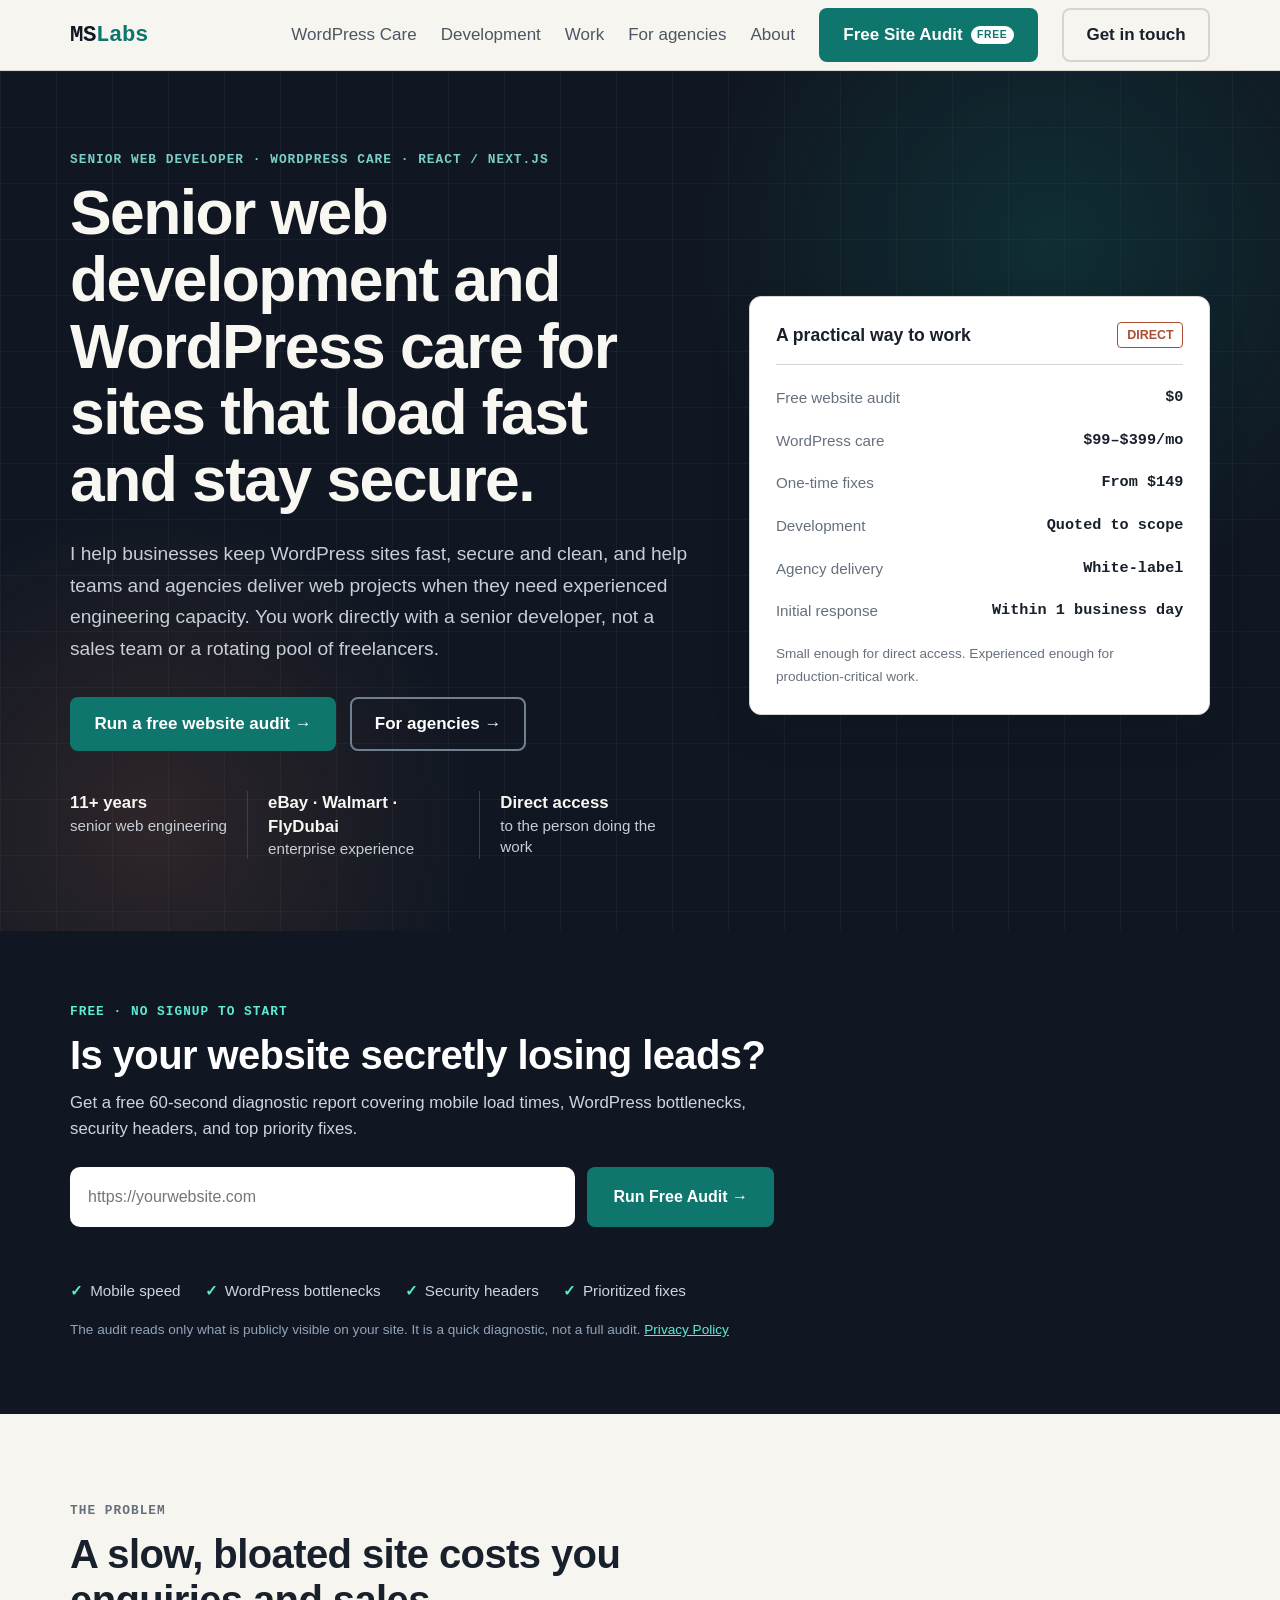
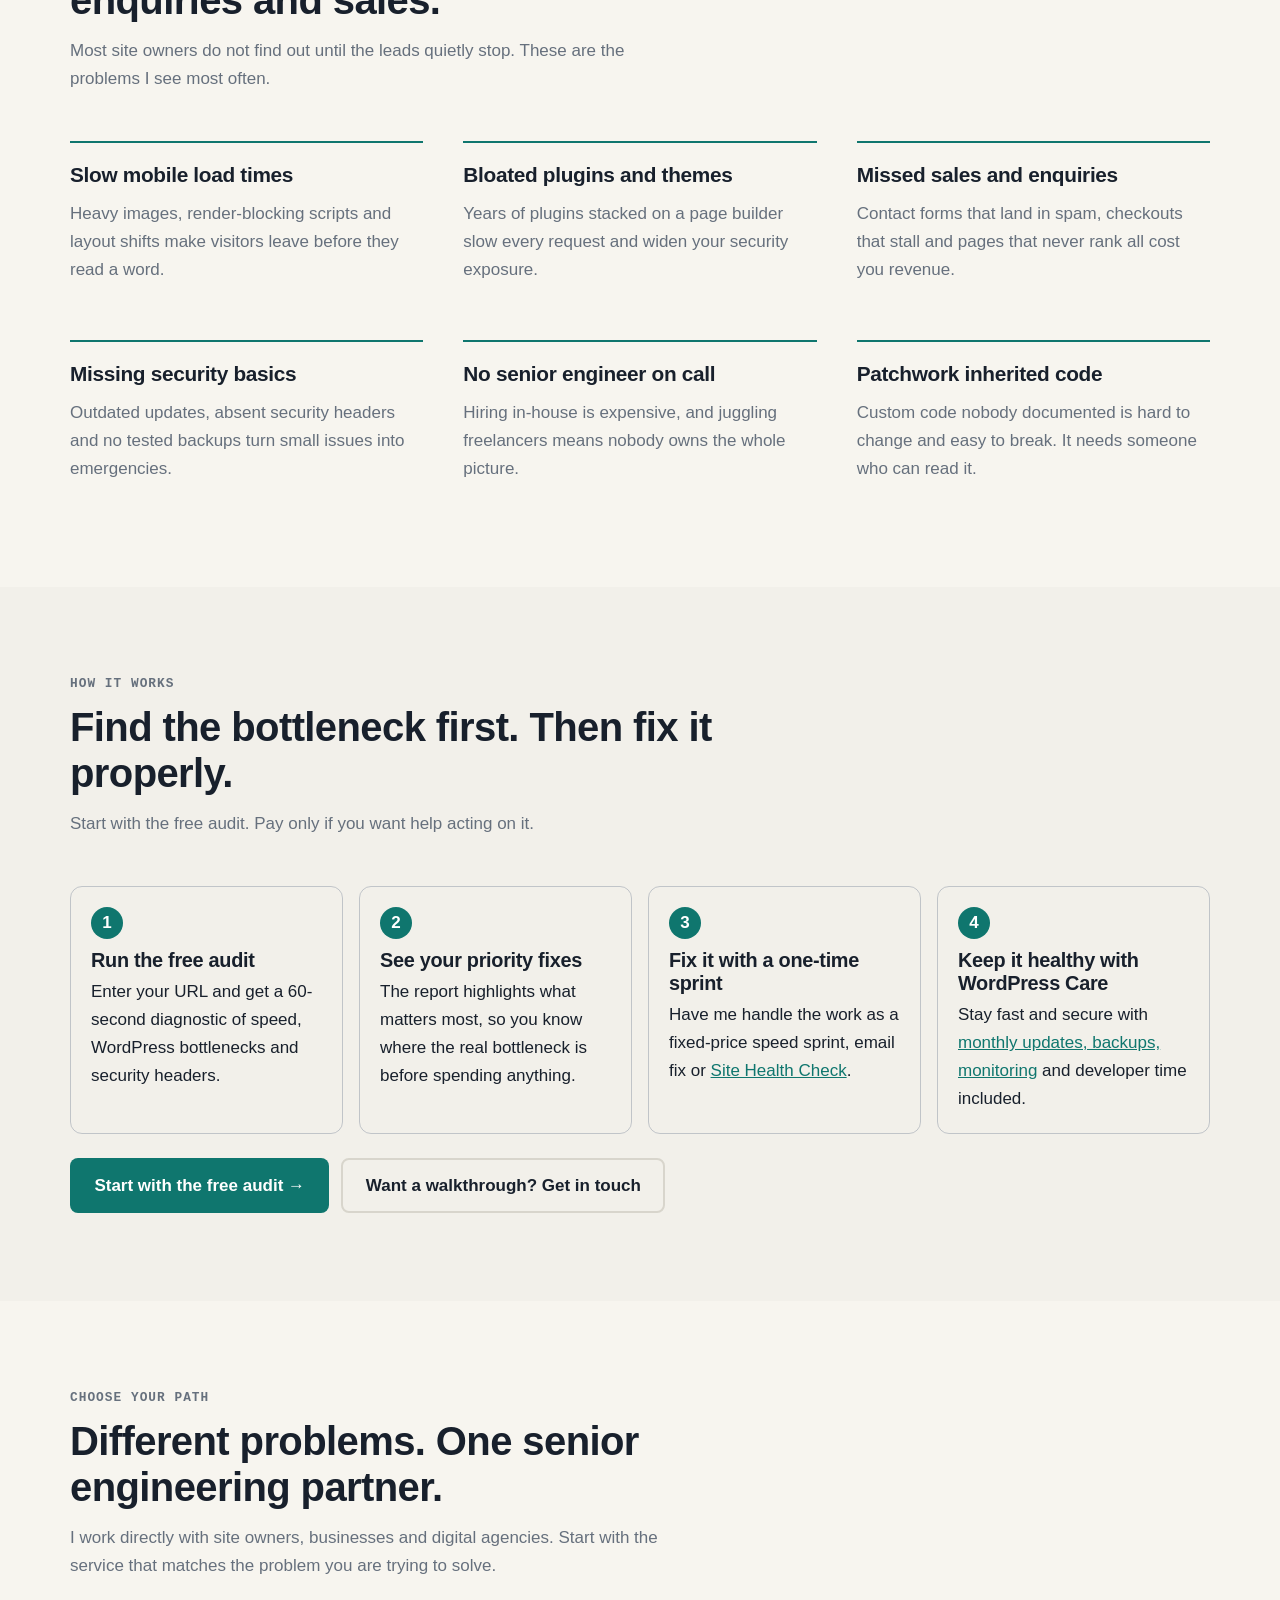
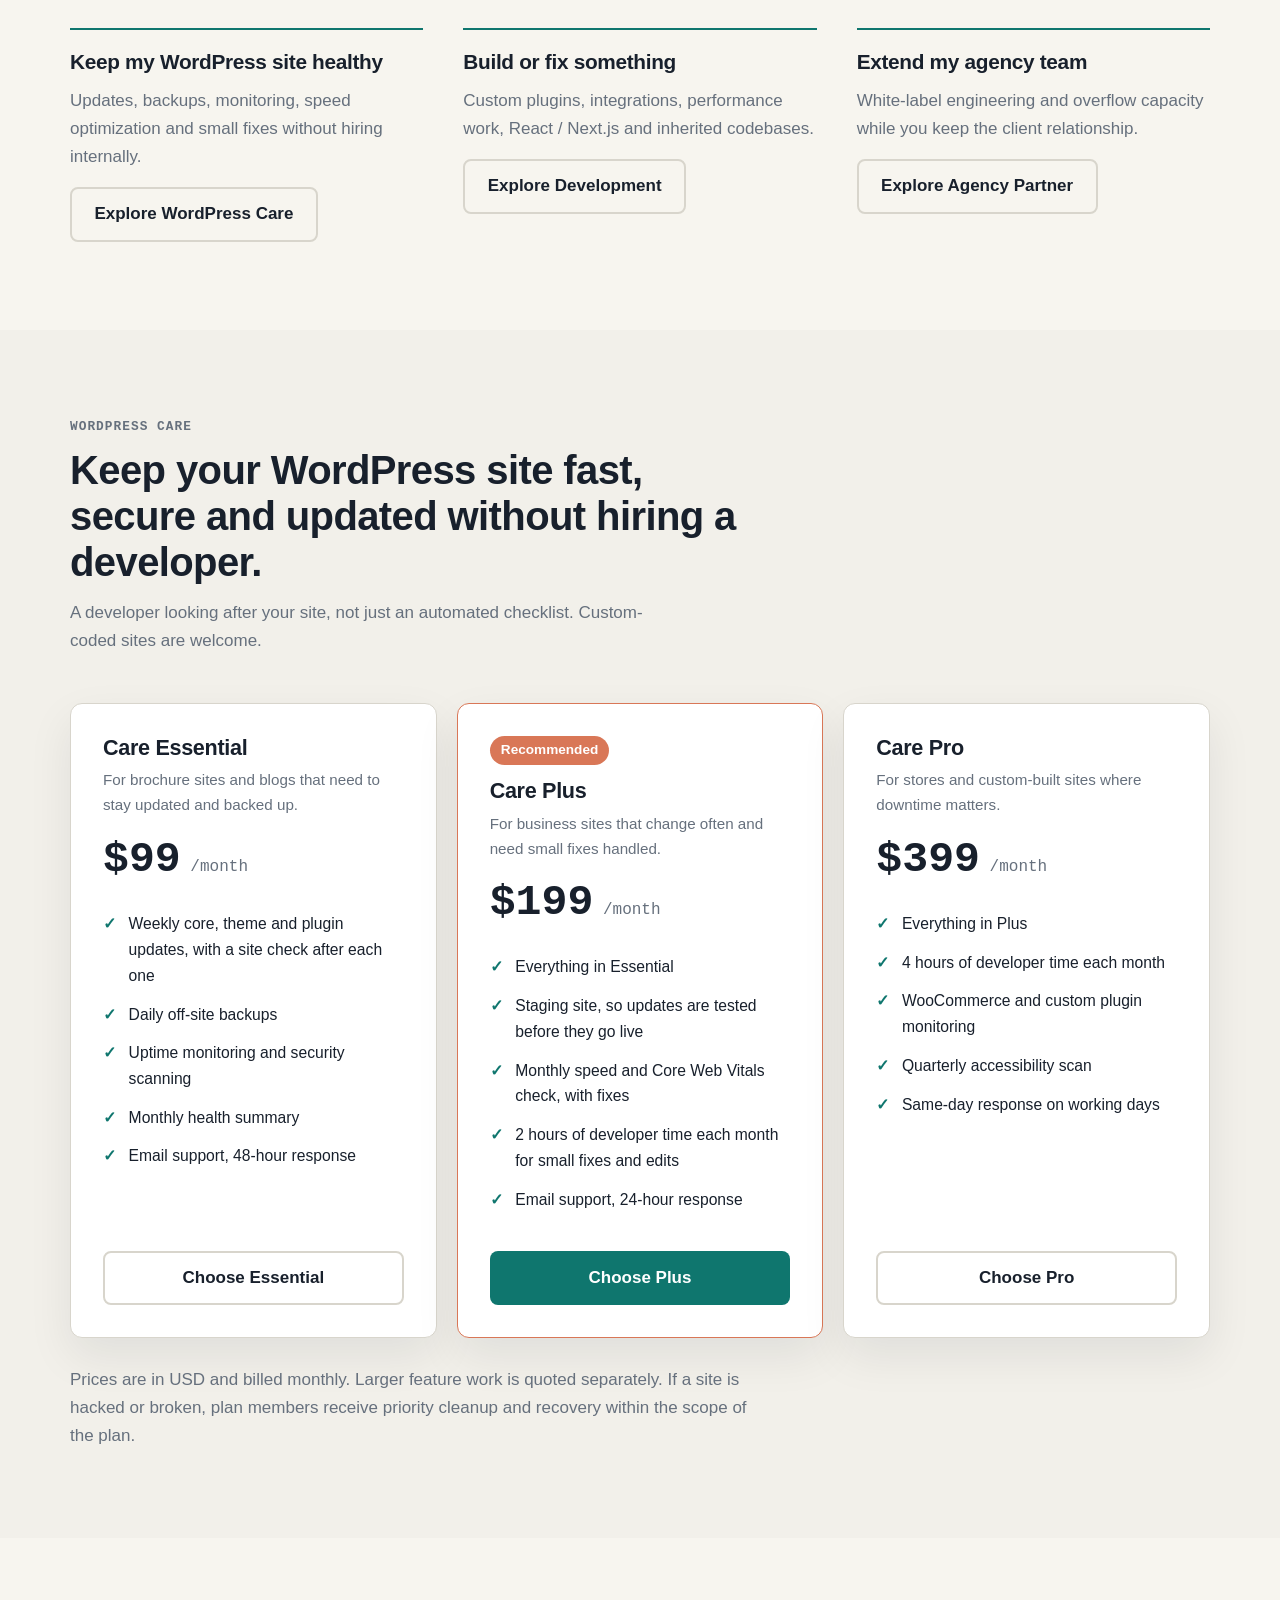
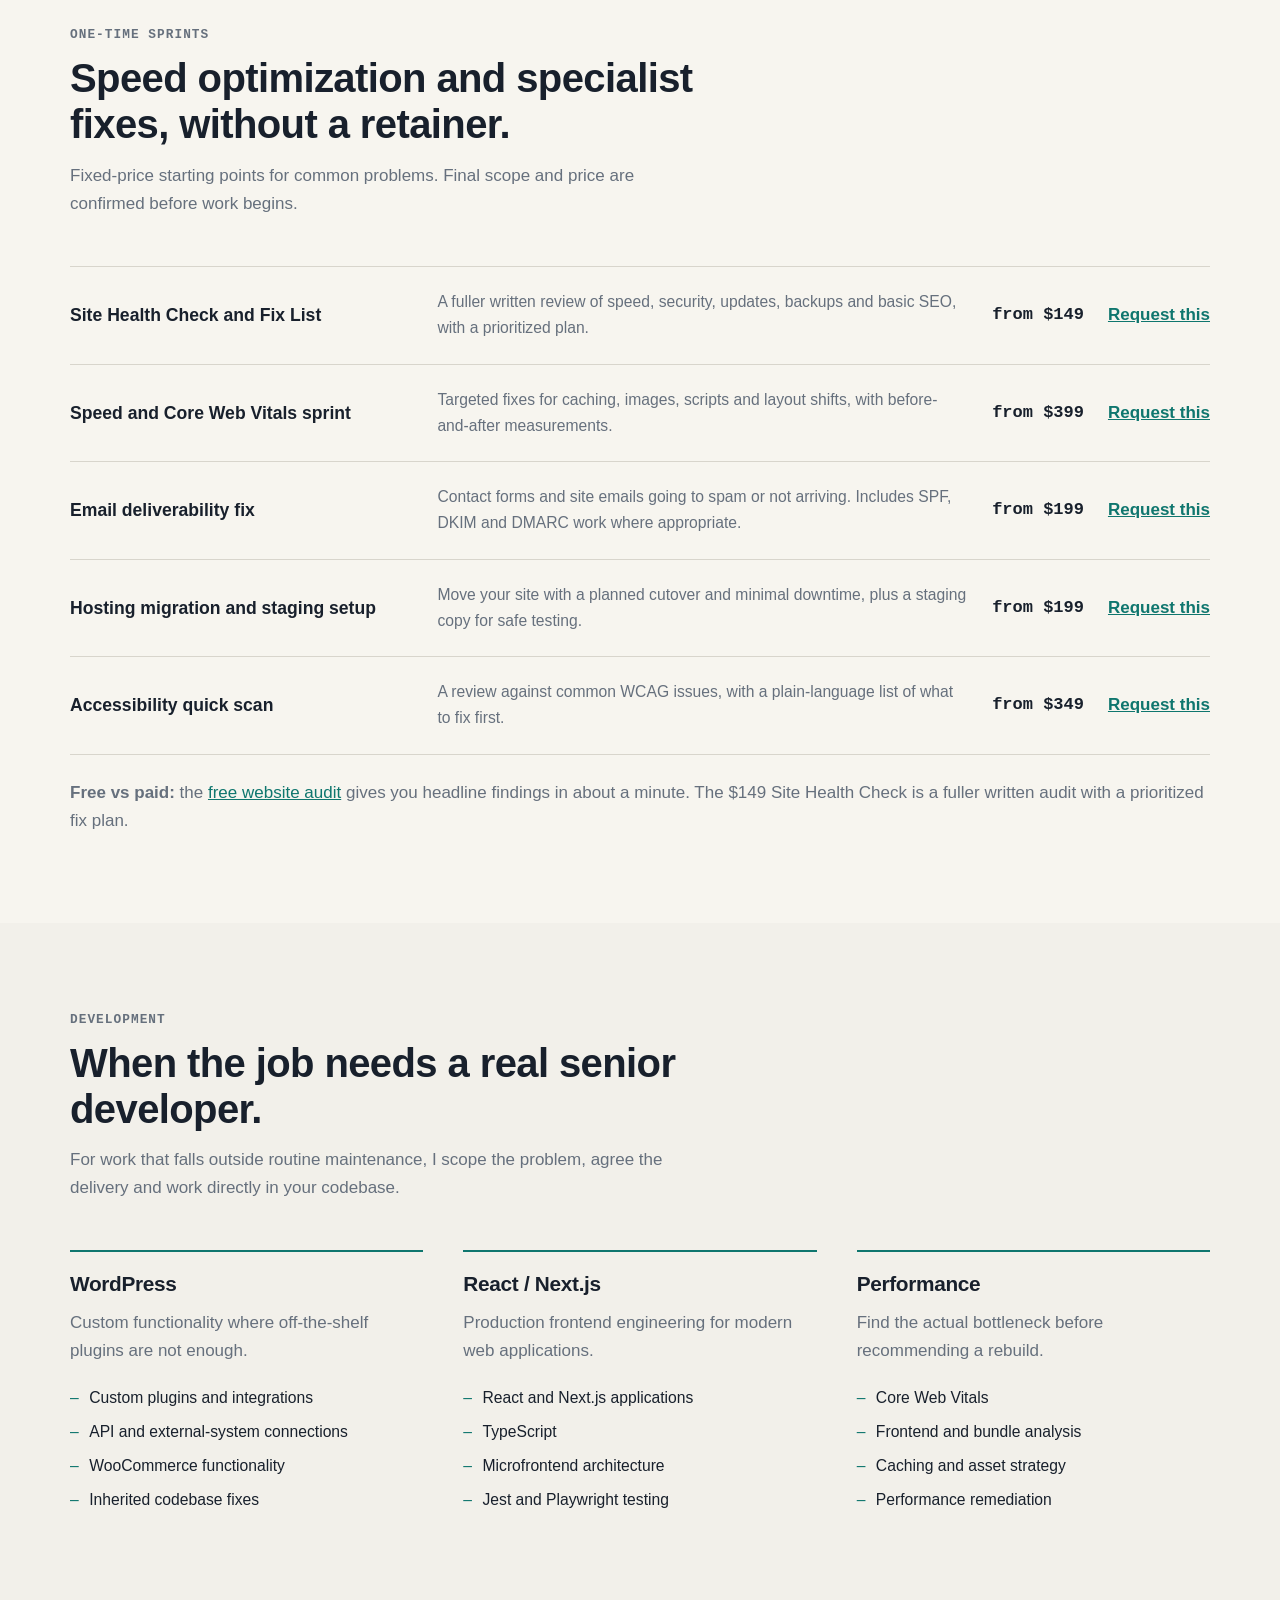
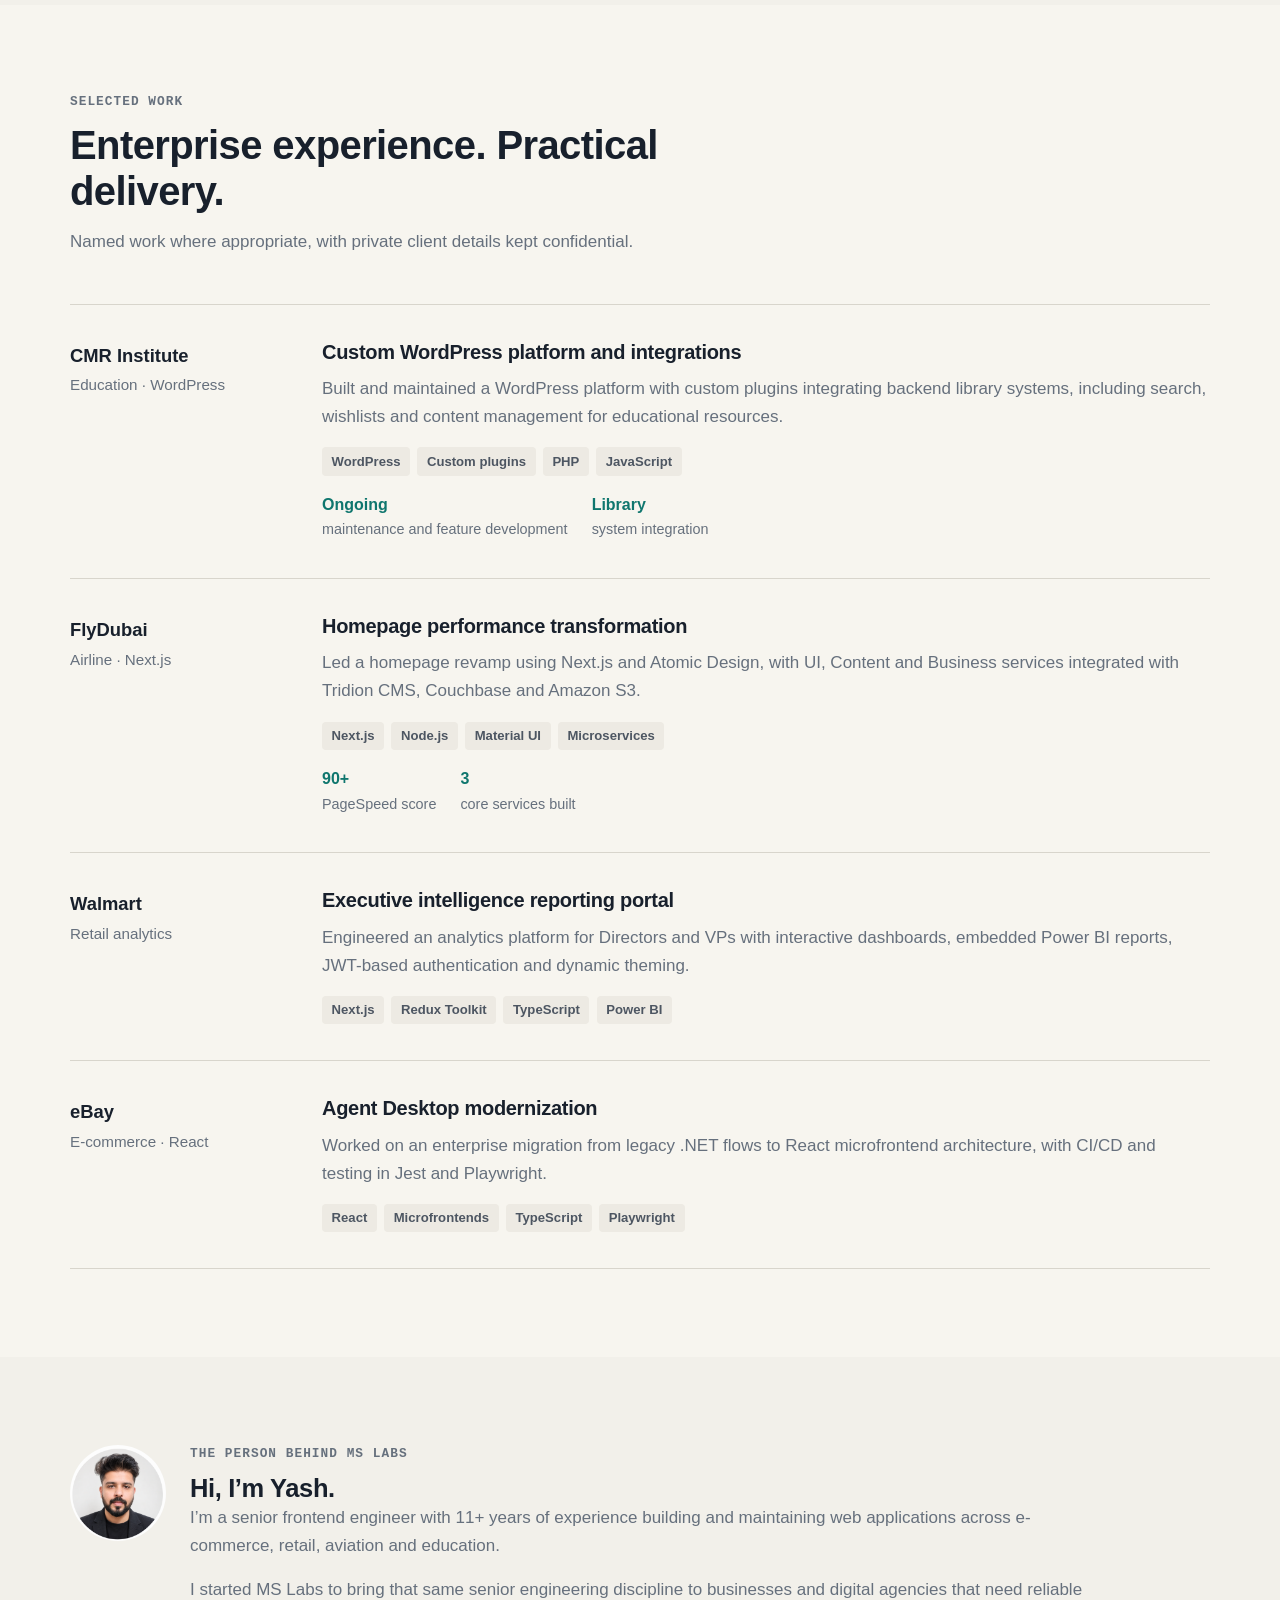
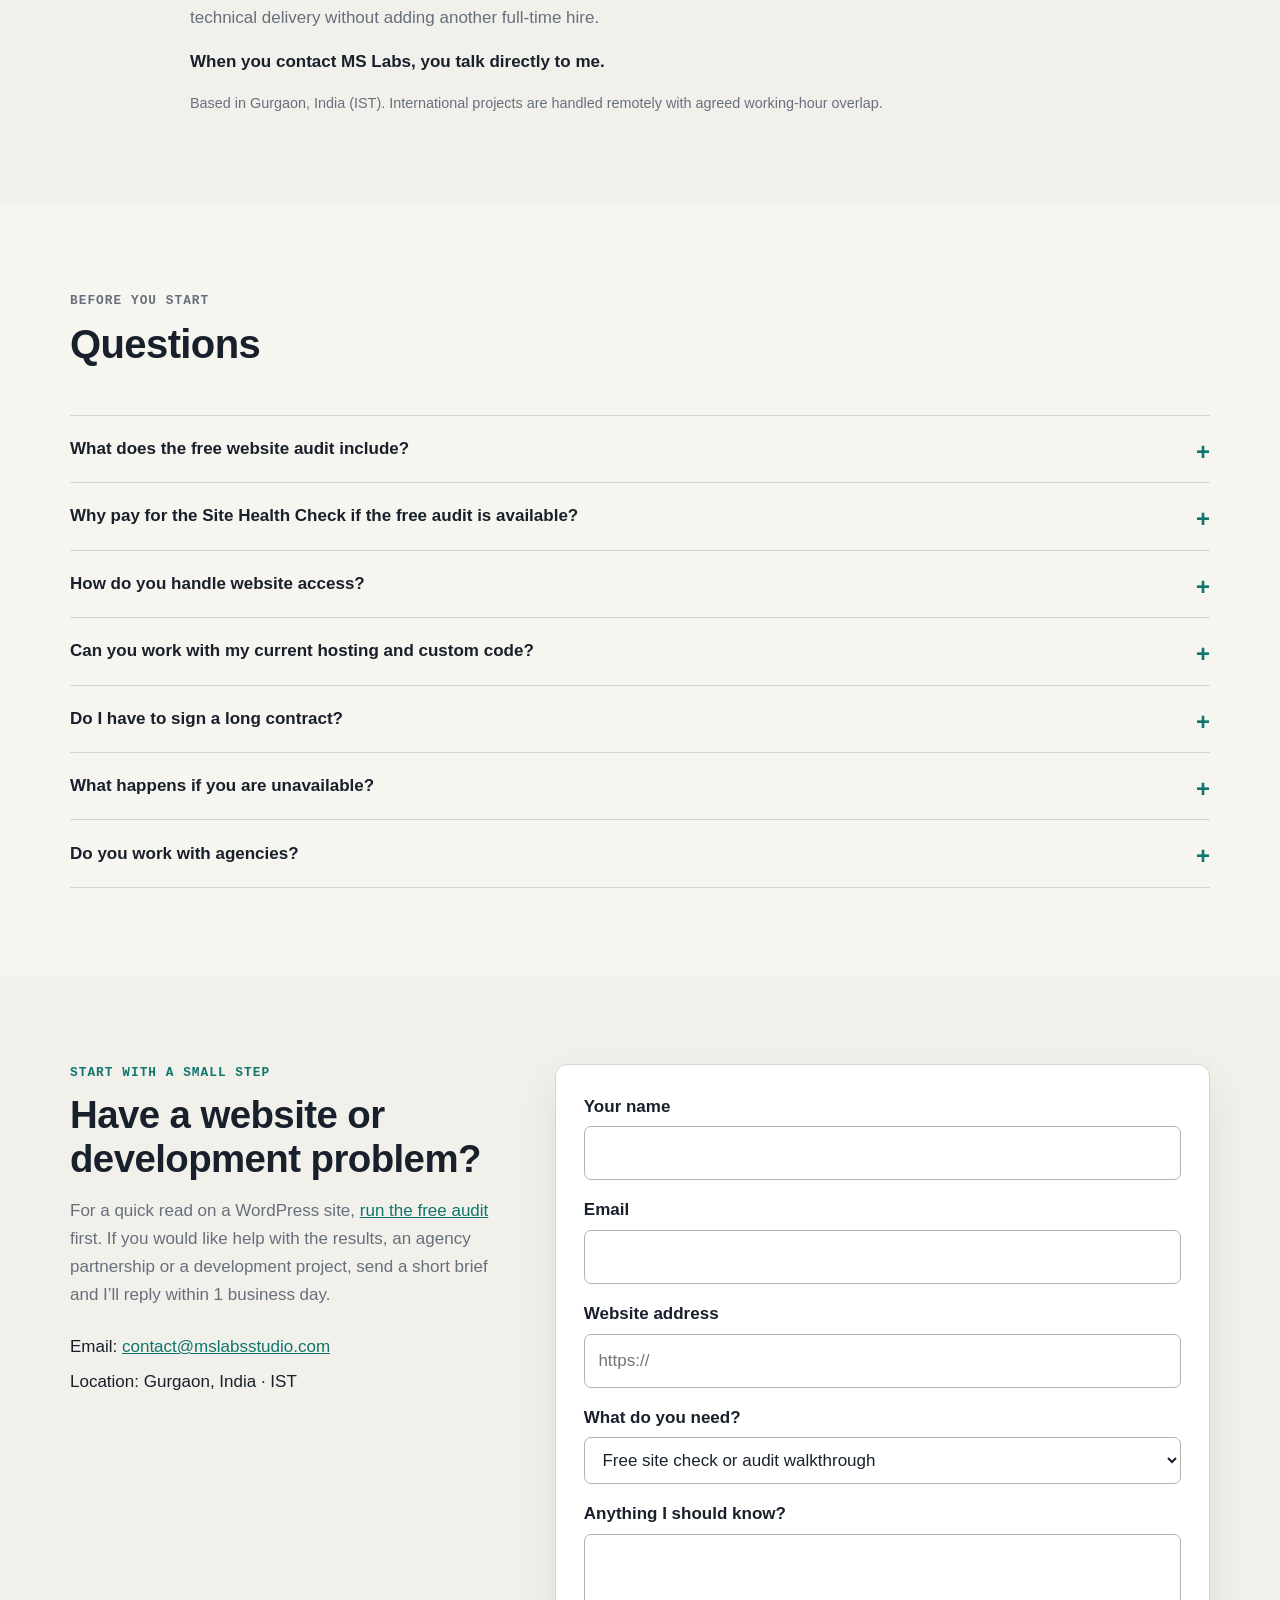
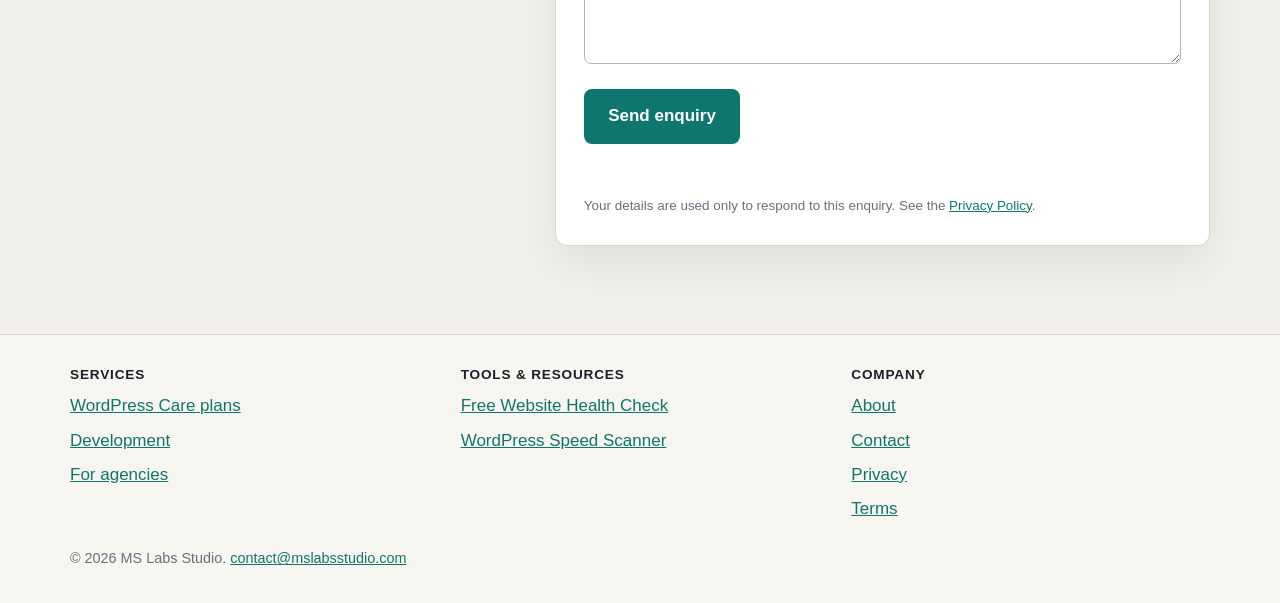
<file: index.html>
<!DOCTYPE html>
<html lang="en">
<head>
<meta charset="UTF-8">
<meta name="viewport" content="width=device-width, initial-scale=1.0">
<title>Senior Web Developer, WordPress Care &amp; Free Website Audit | MS Labs</title>
<meta name="description" content="Senior web developer for WordPress care, speed optimization and custom builds. Run a free 60-second website audit and get your top priority fixes.">
<meta name="robots" content="index, follow, max-image-preview:large">
<link rel="canonical" href="https://mslabsstudio.com/">
<meta name="theme-color" content="#101722">

<meta property="og:type" content="website">
<meta property="og:site_name" content="MS Labs Studio">
<meta property="og:title" content="Senior Web Developer, WordPress Care &amp; Free Website Audit | MS Labs">
<meta property="og:description" content="Is your website losing leads? Run a free 60-second audit of mobile speed, WordPress bottlenecks and security headers, then fix it with a senior developer.">
<meta property="og:url" content="https://mslabsstudio.com/">
<meta property="og:image" content="https://mslabsstudio.com/og-image.png">
<meta property="og:image:alt" content="MS Labs Studio: senior web development, WordPress care and a free website audit">
<meta name="twitter:card" content="summary_large_image">
<meta name="twitter:title" content="Senior Web Developer, WordPress Care &amp; Free Website Audit | MS Labs">
<meta name="twitter:description" content="Is your website losing leads? Run a free 60-second audit, then fix it with a senior developer.">
<meta name="twitter:image" content="https://mslabsstudio.com/og-image.png">
<meta name="twitter:image:alt" content="MS Labs Studio: senior web development, WordPress care and a free website audit">

<link rel="icon" href="data:image/svg+xml,%3Csvg xmlns='http://www.w3.org/2000/svg' viewBox='0 0 64 64'%3E%3Crect width='64' height='64' rx='14' fill='%23101722'/%3E%3Ctext x='32' y='42' font-family='monospace' font-size='28' font-weight='700' text-anchor='middle' fill='%230F766E'%3EMS%3C/text%3E%3C/svg%3E">
<link rel="stylesheet" href="styles.css">

<style>
/* Homepage additions: free audit lead magnet, nav pill, problem/funnel blocks, footer columns.
   Move into styles.css once you are happy with it. */
.nav-links .nav-audit{display:inline-flex;align-items:center;gap:.5rem;white-space:nowrap}
.badge-free{display:inline-block;font-size:.65rem;font-weight:800;letter-spacing:.06em;line-height:1;padding:.22rem .4rem;border-radius:999px;background:#fff;color:#0F766E}
.btn-primary .badge-free{background:#fff;color:#0F766E}
.audit{background:#101722;color:#fff;padding:clamp(2.5rem,6vw,4.5rem) 0}
.audit .eyebrow{color:#5eead4}
.audit h2{color:#fff;margin:.25rem 0 .75rem;font-size:clamp(1.75rem,4vw,2.5rem);line-height:1.15}
.audit-lead{max-width:44rem;margin:0 0 1.5rem;color:#cbd5e1;font-size:1.05rem;line-height:1.55}
.audit-form{display:flex;gap:.75rem;flex-wrap:wrap;max-width:44rem}
.audit-form input[type="url"],.audit-form input[type="text"]{flex:1 1 16rem;min-width:0;padding:.95rem 1rem;font:inherit;font-size:1rem;border:2px solid transparent;border-radius:10px;background:#fff;color:#101722}
.audit-form input:focus{outline:none;border-color:#5eead4;box-shadow:0 0 0 3px rgba(94,234,212,.35)}
.audit-form .btn{flex:0 0 auto;padding:.95rem 1.5rem;font-size:1rem;cursor:pointer}
.audit-error{min-height:1.4em;margin:.6rem 0 0;color:#fca5a5;font-size:.95rem}
.audit-points{list-style:none;display:flex;flex-wrap:wrap;gap:.5rem 1.5rem;margin:1.25rem 0 0;padding:0;color:#cbd5e1;font-size:.95rem}
.audit-points li::before{content:"\2713";color:#5eead4;font-weight:700;margin-right:.45rem}
.audit-fine{margin:1rem 0 0;color:#94a3b8;font-size:.85rem}
.audit-fine a{color:#5eead4}
.problem-list,.funnel{list-style:none;margin:0;padding:0}
.funnel{display:grid;grid-template-columns:repeat(auto-fit,minmax(14rem,1fr));gap:1rem;counter-reset:step}
.funnel li{position:relative;padding:1.25rem 1.25rem 1.25rem 1.25rem;border:1px solid rgba(100,116,139,.35);border-radius:12px;counter-increment:step}
.funnel li::before{content:counter(step);display:inline-flex;align-items:center;justify-content:center;width:2rem;height:2rem;margin-bottom:.6rem;border-radius:50%;background:#0F766E;color:#fff;font-weight:700}
.funnel h3{margin:0 0 .4rem}
.funnel p{margin:0}
.funnel-cta{display:flex;gap:.75rem;flex-wrap:wrap;margin-top:1.5rem}
.footer-cols{display:grid;grid-template-columns:repeat(auto-fit,minmax(11rem,1fr));gap:1.5rem 2rem;margin-bottom:1.5rem}
.footer-cols h2{margin:0 0 .6rem;font-size:.85rem;letter-spacing:.06em;text-transform:uppercase}
.footer-cols ul{list-style:none;margin:0;padding:0;display:grid;gap:.4rem}
@media (max-width:640px){.audit-form .btn{width:100%}.nav-links .nav-audit{justify-content:center}}
</style>

<script type="application/ld+json">{
  "@context": "https://schema.org",
  "@type": "ProfessionalService",
  "name": "MS Labs Studio",
  "url": "https://mslabsstudio.com/",
  "email": "contact@mslabsstudio.com",
  "description": "Senior web developer for WordPress care, speed optimization, custom web development and white-label engineering, with a free website audit.",
  "areaServed": ["United States", "United Kingdom", "Europe"],
  "knowsAbout": ["WordPress", "WordPress speed optimization", "React", "Next.js", "Core Web Vitals", "Custom plugins", "Website audits"],
  "makesOffer": [
    {"@type": "Offer", "itemOffered": {"@type": "Service", "name": "WordPress Care Plans"}},
    {"@type": "Offer", "itemOffered": {"@type": "Service", "name": "Speed and Core Web Vitals Optimization"}},
    {"@type": "Offer", "itemOffered": {"@type": "Service", "name": "Custom Web Development"}},
    {"@type": "Offer", "itemOffered": {"@type": "Service", "name": "White-label Agency Engineering"}}
  ]
}</script>
<script type="application/ld+json">{
  "@context": "https://schema.org",
  "@type": "WebApplication",
  "name": "Free Website Health Check",
  "url": "https://mslabsstudio.com/free-check.html",
  "applicationCategory": "BusinessApplication",
  "operatingSystem": "Any (web browser)",
  "description": "A free website audit covering mobile load times, WordPress bottlenecks, security headers and top priority fixes.",
  "offers": {"@type": "Offer", "price": "0", "priceCurrency": "USD"},
  "publisher": {"@type": "Organization", "name": "MS Labs Studio", "url": "https://mslabsstudio.com/"}
}</script>
<script type="application/ld+json">{
  "@context": "https://schema.org",
  "@type": "FAQPage",
  "mainEntity": [
    {
      "@type": "Question",
      "name": "What does the free website audit include?",
      "acceptedAnswer": {
        "@type": "Answer",
        "text": "The free audit looks at what is publicly visible on your site: mobile load times, WordPress bottlenecks, security headers and a short list of top priority fixes. It is a quick diagnostic, not a full audit."
      }
    },
    {
      "@type": "Question",
      "name": "Why pay for the Site Health Check if the free audit is available?",
      "acceptedAnswer": {
        "@type": "Answer",
        "text": "The free audit gives you headline findings. The paid Site Health Check is a fuller written review with a prioritized fix list and practical recommendations."
      }
    },
    {
      "@type": "Question",
      "name": "Do I have to sign a long contract?",
      "acceptedAnswer": {
        "@type": "Answer",
        "text": "Care plans are month to month. Larger development projects are quoted separately."
      }
    },
    {
      "@type": "Question",
      "name": "Can you work with my current hosting and custom code?",
      "acceptedAnswer": {
        "@type": "Answer",
        "text": "Yes. I can usually work with your existing host, theme, plugins and custom code. Access requirements depend on the task."
      }
    },
    {
      "@type": "Question",
      "name": "How do you handle website access?",
      "acceptedAnswer": {
        "@type": "Answer",
        "text": "I prefer named user accounts with the minimum access needed and two-factor authentication where available. Access should be removed when it is no longer required."
      }
    },
    {
      "@type": "Question",
      "name": "What happens if you are unavailable?",
      "acceptedAnswer": {
        "@type": "Answer",
        "text": "MS Labs is a solo senior-engineer studio, so capacity is intentionally limited. Planned unavailability is communicated in advance; urgent coverage is discussed as part of the engagement rather than promised as 24/7 support."
      }
    },
    {
      "@type": "Question",
      "name": "Do you work with agencies?",
      "acceptedAnswer": {
        "@type": "Answer",
        "text": "Yes. Agency partnerships can be white-label, fixed-scope or ongoing capacity. The agency keeps the client relationship."
      }
    }
  ]
}</script>
</head>
<body>
<a class="skip-link" href="#main">Skip to content</a>
<header class="site-header">
<div class="container nav">
<a class="logo" href="index.html" aria-label="MS Labs Studio, home">MS<span>Labs</span></a>
<button class="nav-toggle" id="nav-toggle" type="button" aria-expanded="false" aria-controls="nav-links">Menu</button>
<ul class="nav-links" id="nav-links">
<li><a href="wordpress-care.html">WordPress Care</a></li>
<li><a href="development.html">Development</a></li>
<li><a href="index.html#work">Work</a></li>
<li><a href="agency-partner.html">For agencies</a></li>
<li><a href="index.html#about">About</a></li>
<li><a class="btn btn-primary nav-audit" href="/free-check.html">Free Site Audit <span class="badge-free">FREE</span></a></li>
<li><a class="btn btn-ghost" href="index.html#contact" data-interest="project">Get in touch</a></li>
</ul>
</div>
</header>
<main id="main">

<section class="hero" id="top">
<div class="container hero-grid">
<div>
<p class="eyebrow">Senior web developer · WordPress care · React / Next.js</p>
<h1>Senior web development and WordPress care for sites that load fast and stay secure.</h1>
<p class="hero-lead">I help businesses keep WordPress sites fast, secure and clean, and help teams and agencies deliver web projects when they need experienced engineering capacity. You work directly with a senior developer, not a sales team or a rotating pool of freelancers.</p>
<div class="hero-actions">
<a class="btn btn-primary" href="#free-audit">Run a free website audit →</a>
<a class="btn btn-ghost" href="agency-partner.html">For agencies →</a>
</div>
<ul class="proof">
<li><strong>11+ years</strong>senior web engineering</li>
<li><strong>eBay · Walmart · FlyDubai</strong>enterprise experience</li>
<li><strong>Direct access</strong>to the person doing the work</li>
</ul>
</div>
<aside class="report" aria-labelledby="report-title">
<div class="report-head"><h2 id="report-title">A practical way to work</h2><span class="tag-sample">DIRECT</span></div>
<div class="report-row"><div class="report-line"><span>Free website audit</span><span>$0</span></div></div>
<div class="report-row"><div class="report-line"><span>WordPress care</span><span>$99–$399/mo</span></div></div>
<div class="report-row"><div class="report-line"><span>One-time fixes</span><span>From $149</span></div></div>
<div class="report-row"><div class="report-line"><span>Development</span><span>Quoted to scope</span></div></div>
<div class="report-row"><div class="report-line"><span>Agency delivery</span><span>White-label</span></div></div>
<div class="report-row"><div class="report-line"><span>Initial response</span><span>Within 1 business day</span></div></div>
<p class="report-note">Small enough for direct access. Experienced enough for production-critical work.</p>
</aside>
</div>
</section>

<section class="audit" id="free-audit" aria-labelledby="audit-title">
<div class="container">
<p class="eyebrow">Free · No signup to start</p>
<h2 id="audit-title">Is your website secretly losing leads?</h2>
<p class="audit-lead">Get a free 60-second diagnostic report covering mobile load times, WordPress bottlenecks, security headers, and top priority fixes.</p>
<form class="audit-form" id="audit-form" action="/free-check.html" method="get" novalidate>
<label class="visually-hidden" for="audit-url" style="position:absolute;width:1px;height:1px;overflow:hidden;clip:rect(0 0 0 0);white-space:nowrap">Your website address</label>
<input type="url" id="audit-url" name="url" placeholder="https://yourwebsite.com" required autocomplete="url" inputmode="url" aria-describedby="audit-error">
<button class="btn btn-primary" type="submit">Run Free Audit →</button>
</form>
<p class="audit-error" id="audit-error" role="alert" aria-live="assertive"></p>
<ul class="audit-points">
<li>Mobile speed</li>
<li>WordPress bottlenecks</li>
<li>Security headers</li>
<li>Prioritized fixes</li>
</ul>
<p class="audit-fine">The audit reads only what is publicly visible on your site. It is a quick diagnostic, not a full audit. <a href="privacy.html">Privacy Policy</a></p>
</div>
</section>

<section class="band" id="problems">
<div class="container">
<div class="section-head"><p class="eyebrow">The problem</p><h2>A slow, bloated site costs you enquiries and sales.</h2><p>Most site owners do not find out until the leads quietly stop. These are the problems I see most often.</p></div>
<ul class="cols3 problem-list">
<li class="col"><h3>Slow mobile load times</h3><p>Heavy images, render-blocking scripts and layout shifts make visitors leave before they read a word.</p></li>
<li class="col"><h3>Bloated plugins and themes</h3><p>Years of plugins stacked on a page builder slow every request and widen your security exposure.</p></li>
<li class="col"><h3>Missed sales and enquiries</h3><p>Contact forms that land in spam, checkouts that stall and pages that never rank all cost you revenue.</p></li>
<li class="col"><h3>Missing security basics</h3><p>Outdated updates, absent security headers and no tested backups turn small issues into emergencies.</p></li>
<li class="col"><h3>No senior engineer on call</h3><p>Hiring in-house is expensive, and juggling freelancers means nobody owns the whole picture.</p></li>
<li class="col"><h3>Patchwork inherited code</h3><p>Custom code nobody documented is hard to change and easy to break. It needs someone who can read it.</p></li>
</ul>
</div>
</section>

<section class="band band-alt" id="how-it-works">
<div class="container">
<div class="section-head"><p class="eyebrow">How it works</p><h2>Find the bottleneck first. Then fix it properly.</h2><p>Start with the free audit. Pay only if you want help acting on it.</p></div>
<ol class="funnel">
<li><h3>Run the free audit</h3><p>Enter your URL and get a 60-second diagnostic of speed, WordPress bottlenecks and security headers.</p></li>
<li><h3>See your priority fixes</h3><p>The report highlights what matters most, so you know where the real bottleneck is before spending anything.</p></li>
<li><h3>Fix it with a one-time sprint</h3><p>Have me handle the work as a fixed-price speed sprint, email fix or <a href="#fixes">Site Health Check</a>.</p></li>
<li><h3>Keep it healthy with WordPress Care</h3><p>Stay fast and secure with <a href="#plans">monthly updates, backups, monitoring</a> and developer time included.</p></li>
</ol>
<div class="funnel-cta">
<a class="btn btn-primary" href="#free-audit">Start with the free audit →</a>
<a class="btn btn-ghost" href="#contact" data-interest="check" data-note="Walk me through my audit results">Want a walkthrough? Get in touch</a>
</div>
</div>
</section>

<section class="band" id="paths">
<div class="container">
<div class="section-head"><p class="eyebrow">Choose your path</p><h2>Different problems. One senior engineering partner.</h2><p>I work directly with site owners, businesses and digital agencies. Start with the service that matches the problem you are trying to solve.</p></div>
<div class="cols3">
<div class="col"><h3>Keep my WordPress site healthy</h3><p>Updates, backups, monitoring, speed optimization and small fixes without hiring internally.</p><a class="btn btn-ghost" href="wordpress-care.html">Explore WordPress Care</a></div>
<div class="col"><h3>Build or fix something</h3><p>Custom plugins, integrations, performance work, React / Next.js and inherited codebases.</p><a class="btn btn-ghost" href="development.html">Explore Development</a></div>
<div class="col"><h3>Extend my agency team</h3><p>White-label engineering and overflow capacity while you keep the client relationship.</p><a class="btn btn-ghost" href="agency-partner.html">Explore Agency Partner</a></div>
</div>
</div>
</section>

<section class="band band-alt" id="plans">
<div class="container">
<div class="section-head"><p class="eyebrow">WordPress Care</p><h2>Keep your WordPress site fast, secure and updated without hiring a developer.</h2><p>A developer looking after your site, not just an automated checklist. Custom-coded sites are welcome.</p></div>
<div class="plans">
<article class="plan"><h3>Care Essential</h3><p class="plan-for">For brochure sites and blogs that need to stay updated and backed up.</p><p class="price">$99<small> /month</small></p><ul class="ticks"><li>Weekly core, theme and plugin updates, with a site check after each one</li><li>Daily off-site backups</li><li>Uptime monitoring and security scanning</li><li>Monthly health summary</li><li>Email support, 48-hour response</li></ul><a class="btn btn-ghost" href="#contact" data-interest="essential">Choose Essential</a></article>
<article class="plan plan-recommended"><span class="badge">Recommended</span><h3>Care Plus</h3><p class="plan-for">For business sites that change often and need small fixes handled.</p><p class="price">$199<small> /month</small></p><ul class="ticks"><li>Everything in Essential</li><li>Staging site, so updates are tested before they go live</li><li>Monthly speed and Core Web Vitals check, with fixes</li><li>2 hours of developer time each month for small fixes and edits</li><li>Email support, 24-hour response</li></ul><a class="btn btn-primary" href="#contact" data-interest="plus">Choose Plus</a></article>
<article class="plan"><h3>Care Pro</h3><p class="plan-for">For stores and custom-built sites where downtime matters.</p><p class="price">$399<small> /month</small></p><ul class="ticks"><li>Everything in Plus</li><li>4 hours of developer time each month</li><li>WooCommerce and custom plugin monitoring</li><li>Quarterly accessibility scan</li><li>Same-day response on working days</li></ul><a class="btn btn-ghost" href="#contact" data-interest="pro">Choose Pro</a></article>
</div>
<p class="plans-note">Prices are in USD and billed monthly. Larger feature work is quoted separately. If a site is hacked or broken, plan members receive priority cleanup and recovery within the scope of the plan.</p>
</div>
</section>

<section class="band" id="fixes">
<div class="container">
<div class="section-head"><p class="eyebrow">One-time sprints</p><h2>Speed optimization and specialist fixes, without a retainer.</h2><p>Fixed-price starting points for common problems. Final scope and price are confirmed before work begins.</p></div>
<ul class="fixes">
<li><h3>Site Health Check and Fix List</h3><p>A fuller written review of speed, security, updates, backups and basic SEO, with a prioritized plan.</p><span class="fix-price">from $149</span><a class="fix-link" href="#contact" data-interest="fix" data-note="Site Health Check and Fix List">Request this</a></li>
<li><h3>Speed and Core Web Vitals sprint</h3><p>Targeted fixes for caching, images, scripts and layout shifts, with before-and-after measurements.</p><span class="fix-price">from $399</span><a class="fix-link" href="#contact" data-interest="fix" data-note="Speed and Core Web Vitals sprint">Request this</a></li>
<li><h3>Email deliverability fix</h3><p>Contact forms and site emails going to spam or not arriving. Includes SPF, DKIM and DMARC work where appropriate.</p><span class="fix-price">from $199</span><a class="fix-link" href="#contact" data-interest="fix" data-note="Email deliverability fix">Request this</a></li>
<li><h3>Hosting migration and staging setup</h3><p>Move your site with a planned cutover and minimal downtime, plus a staging copy for safe testing.</p><span class="fix-price">from $199</span><a class="fix-link" href="#contact" data-interest="fix" data-note="Hosting migration and staging setup">Request this</a></li>
<li><h3>Accessibility quick scan</h3><p>A review against common WCAG issues, with a plain-language list of what to fix first.</p><span class="fix-price">from $349</span><a class="fix-link" href="#contact" data-interest="fix" data-note="Accessibility quick scan">Request this</a></li>
</ul>
<p class="fixes-note"><strong>Free vs paid:</strong> the <a href="/free-check.html">free website audit</a> gives you headline findings in about a minute. The $149 Site Health Check is a fuller written audit with a prioritized fix plan.</p>
</div>
</section>

<section class="band band-alt" id="services">
<div class="container">
<div class="section-head"><p class="eyebrow">Development</p><h2>When the job needs a real senior developer.</h2><p>For work that falls outside routine maintenance, I scope the problem, agree the delivery and work directly in your codebase.</p></div>
<div class="cols3">
<div class="col"><h3>WordPress</h3><p>Custom functionality where off-the-shelf plugins are not enough.</p><ul class="dash"><li>Custom plugins and integrations</li><li>API and external-system connections</li><li>WooCommerce functionality</li><li>Inherited codebase fixes</li></ul></div>
<div class="col"><h3>React / Next.js</h3><p>Production frontend engineering for modern web applications.</p><ul class="dash"><li>React and Next.js applications</li><li>TypeScript</li><li>Microfrontend architecture</li><li>Jest and Playwright testing</li></ul></div>
<div class="col"><h3>Performance</h3><p>Find the actual bottleneck before recommending a rebuild.</p><ul class="dash"><li>Core Web Vitals</li><li>Frontend and bundle analysis</li><li>Caching and asset strategy</li><li>Performance remediation</li></ul></div>
</div>
</div>
</section>

<section class="band" id="work">
<div class="container">
<div class="section-head"><p class="eyebrow">Selected work</p><h2>Enterprise experience. Practical delivery.</h2><p>Named work where appropriate, with private client details kept confidential.</p></div>
<div>
<article class="work-item"><div class="work-client"><strong>CMR Institute</strong><span>Education · WordPress</span></div><div class="work-body"><h3>Custom WordPress platform and integrations</h3><p>Built and maintained a WordPress platform with custom plugins integrating backend library systems, including search, wishlists and content management for educational resources.</p><ul class="stack"><li>WordPress</li><li>Custom plugins</li><li>PHP</li><li>JavaScript</li></ul><ul class="outcomes"><li><strong>Ongoing</strong> maintenance and feature development</li><li><strong>Library</strong> system integration</li></ul></div></article>
<article class="work-item"><div class="work-client"><strong>FlyDubai</strong><span>Airline · Next.js</span></div><div class="work-body"><h3>Homepage performance transformation</h3><p>Led a homepage revamp using Next.js and Atomic Design, with UI, Content and Business services integrated with Tridion CMS, Couchbase and Amazon S3.</p><ul class="stack"><li>Next.js</li><li>Node.js</li><li>Material UI</li><li>Microservices</li></ul><ul class="outcomes"><li><strong>90+</strong> PageSpeed score</li><li><strong>3</strong> core services built</li></ul></div></article>
<article class="work-item"><div class="work-client"><strong>Walmart</strong><span>Retail analytics</span></div><div class="work-body"><h3>Executive intelligence reporting portal</h3><p>Engineered an analytics platform for Directors and VPs with interactive dashboards, embedded Power BI reports, JWT-based authentication and dynamic theming.</p><ul class="stack"><li>Next.js</li><li>Redux Toolkit</li><li>TypeScript</li><li>Power BI</li></ul></div></article>
<article class="work-item"><div class="work-client"><strong>eBay</strong><span>E-commerce · React</span></div><div class="work-body"><h3>Agent Desktop modernization</h3><p>Worked on an enterprise migration from legacy .NET flows to React microfrontend architecture, with CI/CD and testing in Jest and Playwright.</p><ul class="stack"><li>React</li><li>Microfrontends</li><li>TypeScript</li><li>Playwright</li></ul></div></article>
</div>
</div>
</section>

<section class="band band-alt" id="about">
<div class="container">
<div class="about about-founder">
<div class="avatar"><img src="yash-avatar.png" alt="Yash Kaushik, founder of MS Labs Studio" width="240" height="240" loading="lazy"></div>
<div>
<p class="eyebrow">The person behind MS Labs</p><h2>Hi, I’m Yash.</h2>
<p>I’m a senior frontend engineer with 11+ years of experience building and maintaining web applications across e-commerce, retail, aviation and education.</p>
<p>I started MS Labs to bring that same senior engineering discipline to businesses and digital agencies that need reliable technical delivery without adding another full-time hire.</p>
<p><strong>When you contact MS Labs, you talk directly to me.</strong></p>
<p class="meta-note">Based in Gurgaon, India (IST). International projects are handled remotely with agreed working-hour overlap.</p>
</div>
</div>
</div>
</section>

<section class="band" id="faq">
<div class="container">
<div class="section-head"><p class="eyebrow">Before you start</p><h2>Questions</h2></div>
<div class="faq">
<details><summary>What does the free website audit include?</summary><p>The free audit looks at what is publicly visible on your site: mobile load times, WordPress bottlenecks, security headers and a short list of top priority fixes. It is a quick diagnostic, not a full audit. <a href="/free-check.html">Run it here</a>.</p></details>
<details><summary>Why pay for the Site Health Check if the free audit is available?</summary><p>The free audit gives you headline findings. The $149 Site Health Check is a fuller written review with a prioritized fix list and practical recommendations.</p></details>
<details><summary>How do you handle website access?</summary><p>I prefer named user accounts with the minimum access needed and two-factor authentication where available. I do not need your main password when your platform supports separate accounts. Access should be removed when it is no longer required.</p></details>
<details><summary>Can you work with my current hosting and custom code?</summary><p>Yes. I can usually work with your existing host, theme, plugins and custom code. Access requirements depend on the task.</p></details>
<details><summary>Do I have to sign a long contract?</summary><p>Care plans are month to month. Larger development projects are quoted separately with their own scope and terms.</p></details>
<details><summary>What happens if you are unavailable?</summary><p>MS Labs is a solo senior-engineer studio, so capacity is intentionally limited. Planned unavailability is communicated in advance. I do not promise 24/7 on-call coverage.</p></details>
<details><summary>Do you work with agencies?</summary><p>Yes. Agency partnerships can be white-label, fixed-scope or ongoing capacity. The agency keeps the client relationship. See the dedicated <a href="agency-partner.html">Agency Partner page</a>.</p></details>
</div>
</div>
</section>

<section class="band band-alt" id="contact">
<div class="container contact-grid">
<div class="contact-info">
<p class="eyebrow">Start with a small step</p><h2>Have a website or development problem?</h2>
<p>For a quick read on a WordPress site, <a href="#free-audit">run the free audit</a> first. If you would like help with the results, an agency partnership or a development project, send a short brief and I’ll reply within 1 business day.</p>
<ul class="contact-list"><li>Email: <a href="mailto:contact@mslabsstudio.com">contact@mslabsstudio.com</a></li><li>Location: Gurgaon, India · IST</li></ul>
</div>
<form class="contact-form" id="contact-form" novalidate>
<div class="field"><label for="name">Your name</label><input id="name" name="name" type="text" autocomplete="name" required></div>
<div class="field"><label for="email">Email</label><input id="email" name="email" type="email" autocomplete="email" required></div>
<div class="field"><label for="website">Website address</label><input id="website" name="website" type="url" placeholder="https://" autocomplete="url"></div>
<div class="field"><label for="interest">What do you need?</label><select id="interest" name="interest">
<option value="check">Free site check or audit walkthrough</option><option value="essential">Care Essential ($99/month)</option><option value="plus">Care Plus ($199/month)</option><option value="pro">Care Pro ($399/month)</option><option value="fix">A one-time fix</option><option value="agency">Working together as an agency</option><option value="project">A custom development project</option>
</select></div>
<div class="field"><label for="message">Anything I should know?</label><textarea id="message" name="message"></textarea></div>
<div class="hp"><label for="website-url-trap">Website URL (leave empty)<input id="website-url-trap" name="website_url_trap" type="text" tabindex="-1" autocomplete="off"></label></div>
<button class="btn btn-primary" type="submit">Send enquiry</button>
<p class="form-status" id="form-status" role="status" aria-live="polite"></p>
<p class="privacy">Your details are used only to respond to this enquiry. See the <a href="privacy.html">Privacy Policy</a>.</p>
</form>
</div>
</section>
</main>

<footer class="site-footer">
<div class="container">
<div class="footer-cols">
<nav aria-labelledby="footer-services">
<h2 id="footer-services">Services</h2>
<ul>
<li><a href="wordpress-care.html">WordPress Care plans</a></li>
<li><a href="development.html">Development</a></li>
<li><a href="agency-partner.html">For agencies</a></li>
</ul>
</nav>
<nav aria-labelledby="footer-tools">
<h2 id="footer-tools">Tools &amp; Resources</h2>
<ul>
<li><a href="/free-check.html">Free Website Health Check</a></li>
<li><a href="/free-check.html">WordPress Speed Scanner</a></li>
</ul>
</nav>
<nav aria-labelledby="footer-company">
<h2 id="footer-company">Company</h2>
<ul>
<li><a href="index.html#about">About</a></li>
<li><a href="index.html#contact">Contact</a></li>
<li><a href="privacy.html">Privacy</a></li>
<li><a href="terms.html">Terms</a></li>
</ul>
</nav>
</div>
<div class="footer-inner">
<p>&copy; <span id="year">2026</span> MS Labs Studio. <a href="mailto:contact@mslabsstudio.com">contact@mslabsstudio.com</a></p>
</div>
</div>
</footer>

<script src="site.js"></script>
<script>
/* Inline audit widget: validate, normalise and hand off to /free-check.html?url=... */
(function () {
  var form = document.getElementById('audit-form');
  if (!form) return;
  var input = document.getElementById('audit-url');
  var error = document.getElementById('audit-error');

  function normalise(raw) {
    var value = (raw || '').trim();
    if (!value) return { error: 'Please enter your website address.' };
    if (/\s/.test(value)) return { error: 'Website addresses cannot contain spaces.' };

    // Accept "example.com" by assuming https; reject any non-web scheme (javascript:, data:, ftp: ...).
    if (!/^[a-z][a-z0-9+.-]*:\/\//i.test(value)) {
      if (/^[a-z][a-z0-9+.-]*:/i.test(value) && !/^[^\/]+:\d+(\/|$)/.test(value)) {
        return { error: 'Please enter a web address starting with http:// or https://.' };
      }
      value = 'https://' + value;
    }

    var parsed;
    try { parsed = new URL(value); } catch (e) {
      return { error: 'That does not look like a valid website address.' };
    }
    if (parsed.protocol !== 'https:' && parsed.protocol !== 'http:') {
      return { error: 'Please enter a web address starting with http:// or https://.' };
    }
    // Require a real hostname with a dot (blocks "localhost", bare words) and no embedded credentials.
    if (!/^[a-z0-9-]+(\.[a-z0-9-]+)+$/i.test(parsed.hostname.replace(/^xn--/i, 'xn--')) && !/^[\w.-]+\.[a-z\u00a1-\uffff]{2,}$/i.test(parsed.hostname)) {
      return { error: 'Please enter a full domain such as yourwebsite.com.' };
    }
    parsed.username = '';
    parsed.password = '';
    parsed.hash = '';
    return { url: parsed.toString() };
  }

  form.addEventListener('submit', function (event) {
    event.preventDefault();
    error.textContent = '';
    var result = normalise(input.value);
    if (result.error) {
      error.textContent = result.error;
      input.setAttribute('aria-invalid', 'true');
      input.focus();
      return;
    }
    input.removeAttribute('aria-invalid');
    window.location.assign('/free-check.html?url=' + encodeURIComponent(result.url));
  });

  input.addEventListener('input', function () {
    error.textContent = '';
    input.removeAttribute('aria-invalid');
  });
})();
</script>
</body>
</html>
</file>
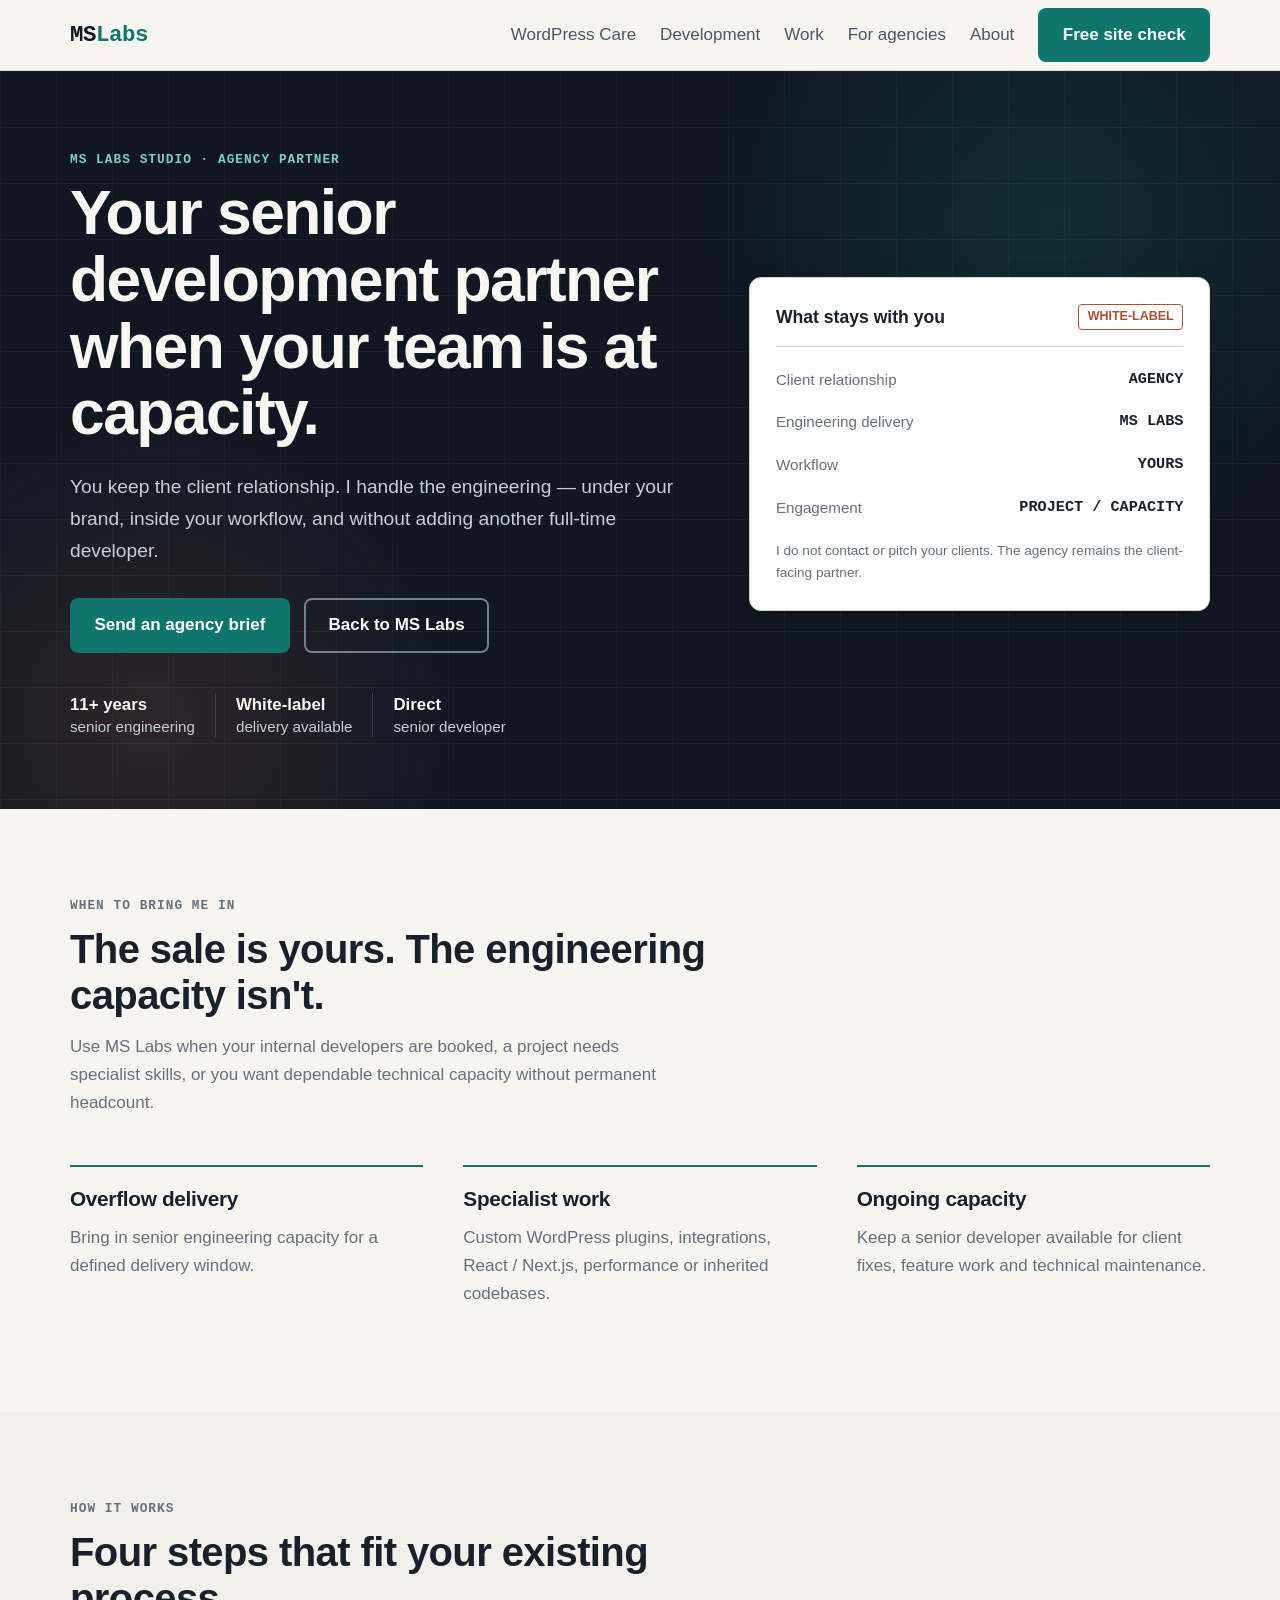
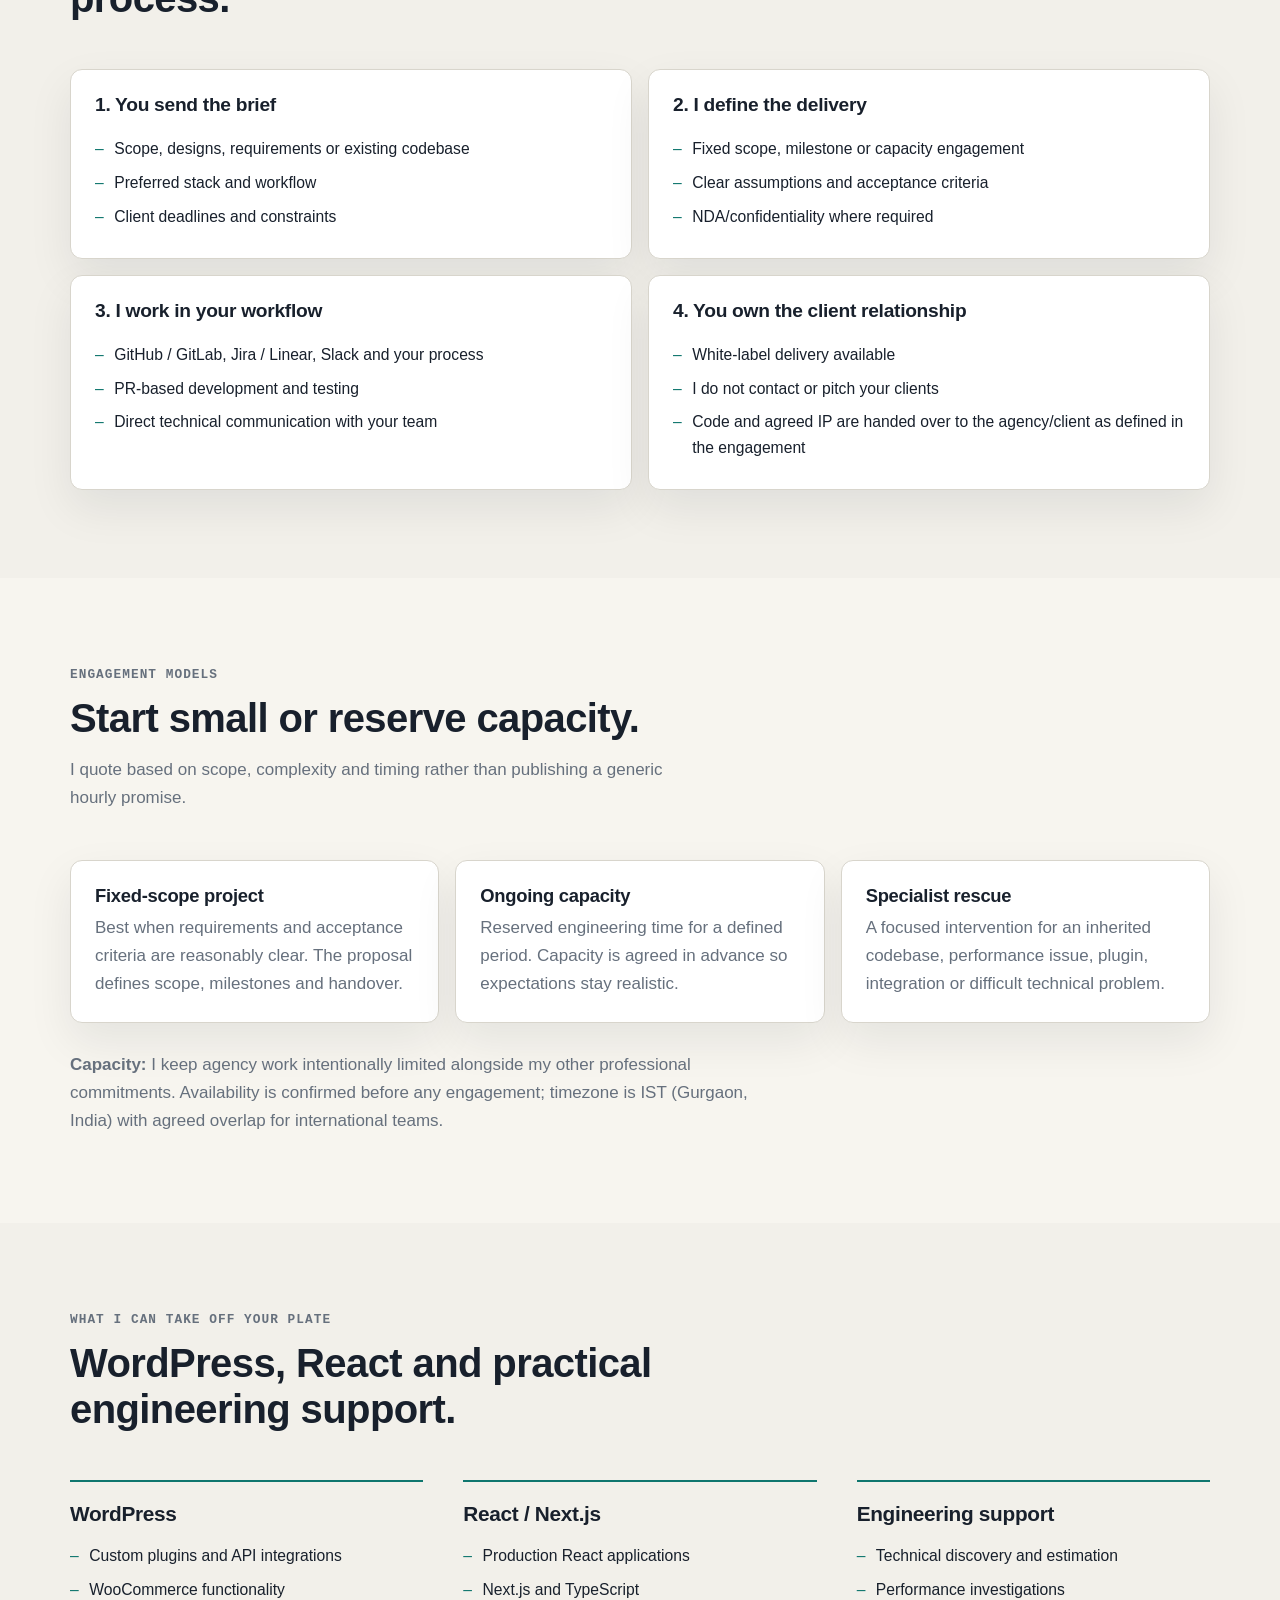
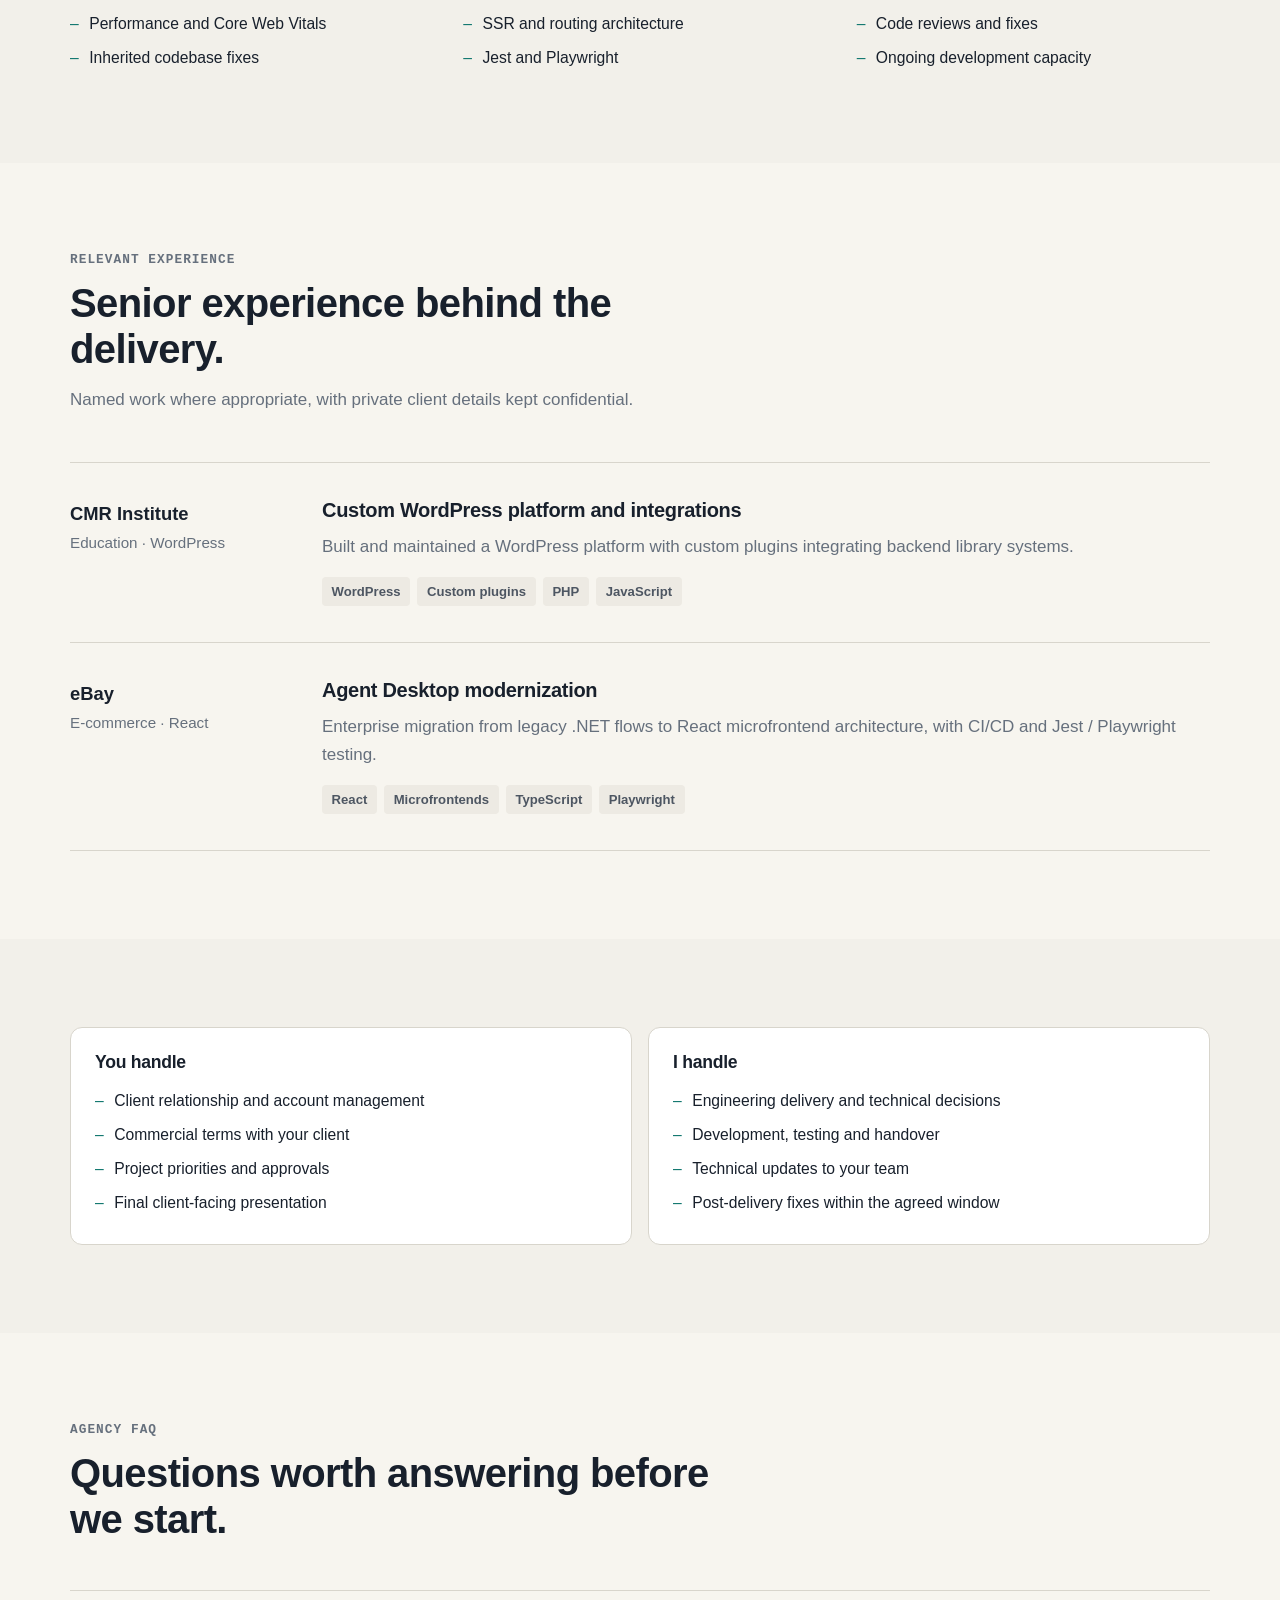
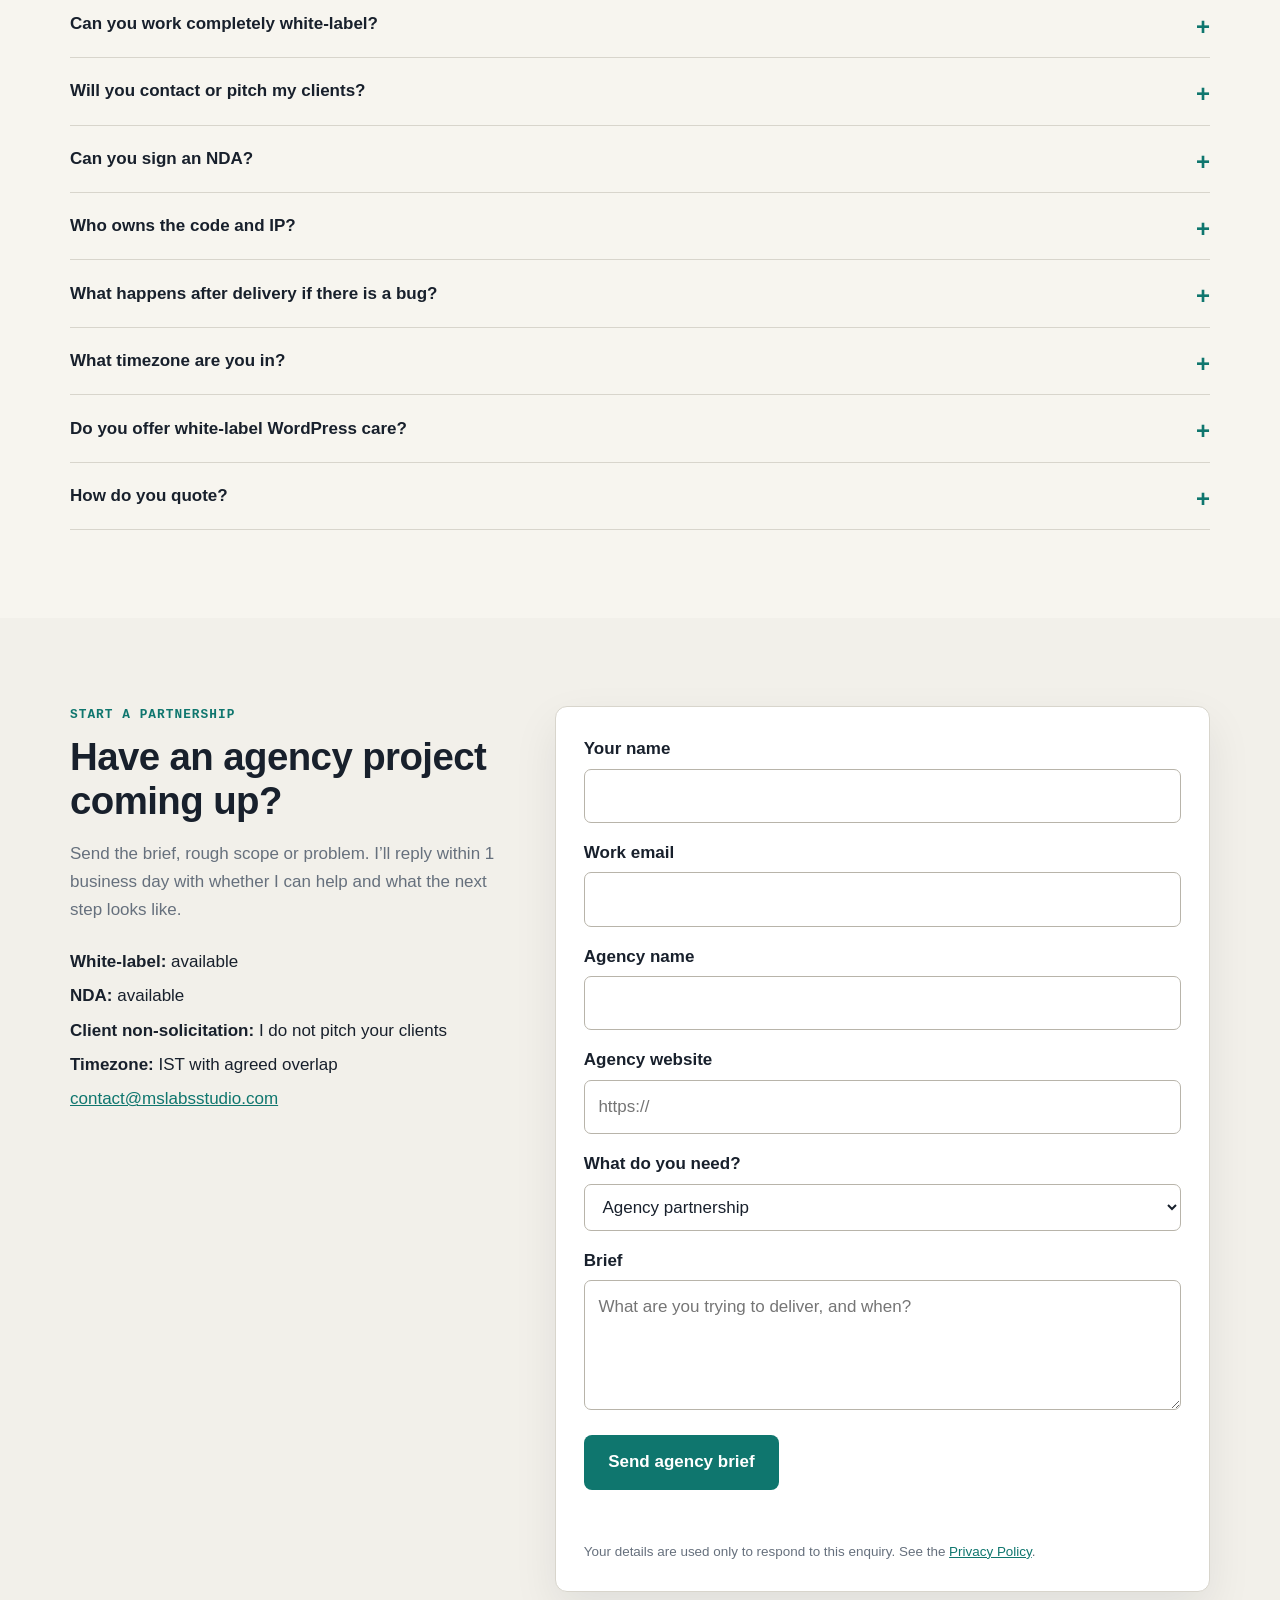
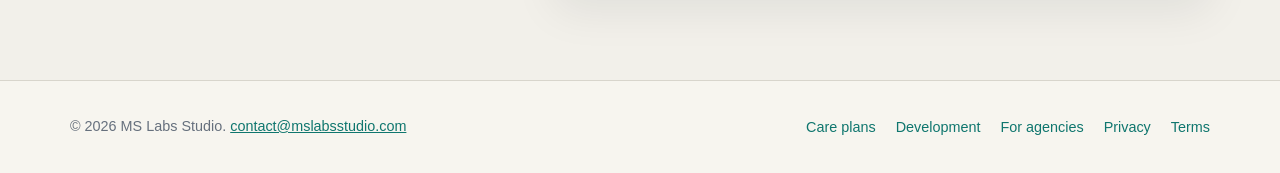
<file: agency-partner.html>
<!DOCTYPE html>
<html lang="en">
<head>
<meta charset="UTF-8">
<meta name="viewport" content="width=device-width, initial-scale=1.0">
<title>Agency Partner | White-Label Web Development | MS Labs Studio</title>
<meta name="description" content="White-label WordPress, React and Next.js engineering for digital agencies that need senior delivery capacity.">
<link rel="canonical" href="https://mslabsstudio.com/agency-partner.html">
<meta name="theme-color" content="#101722">
<meta property="og:type" content="website">
<meta property="og:title" content="Agency Partner | White-Label Web Development | MS Labs Studio">
<meta property="og:description" content="White-label WordPress, React and Next.js engineering for digital agencies that need senior delivery capacity.">
<meta property="og:url" content="https://mslabsstudio.com/agency-partner.html">
<meta property="og:image" content="https://mslabsstudio.com/og-image.png">
<meta name="twitter:card" content="summary_large_image">
<meta name="twitter:title" content="Agency Partner | White-Label Web Development | MS Labs Studio">
<meta name="twitter:description" content="White-label WordPress, React and Next.js engineering for digital agencies that need senior delivery capacity.">
<meta name="twitter:image" content="https://mslabsstudio.com/og-image.png">
<link rel="icon" href="data:image/svg+xml,%3Csvg xmlns='http://www.w3.org/2000/svg' viewBox='0 0 64 64'%3E%3Crect width='64' height='64' rx='14' fill='%23101722'/%3E%3Ctext x='32' y='42' font-family='monospace' font-size='28' font-weight='700' text-anchor='middle' fill='%230F766E'%3EMS%3C/text%3E%3C/svg%3E">
<link rel="stylesheet" href="styles.css">
<script type="application/ld+json">{
  "@context": "https://schema.org",
  "@type": "Service",
  "name": "Agency Partner Engineering",
  "provider": {
    "@type": "ProfessionalService",
    "name": "MS Labs Studio",
    "url": "https://mslabsstudio.com/"
  },
  "areaServed": [
    "United States",
    "United Kingdom",
    "Europe"
  ]
}</script>
</head>
<body><a class="skip-link" href="#main">Skip to content</a><header class="site-header">
<div class="container nav">
<a class="logo" href="index.html" aria-label="MS Labs Studio, home">MS<span>Labs</span></a>
<button class="nav-toggle" id="nav-toggle" type="button" aria-expanded="false" aria-controls="nav-links">Menu</button>
<ul class="nav-links" id="nav-links">
<li><a href="wordpress-care.html">WordPress Care</a></li>
<li><a href="development.html">Development</a></li>
<li><a href="index.html#work">Work</a></li>
<li><a href="agency-partner.html">For agencies</a></li>
<li><a href="index.html#about">About</a></li>
<li><a class="btn btn-primary" href="index.html#contact" data-interest="check">Free site check</a></li>
</ul>
</div>
</header>
<main id="main">
<section class="hero"><div class="container hero-grid"><div><p class="eyebrow">MS Labs Studio · Agency Partner</p><h1>Your senior development partner when your team is at capacity.</h1><p class="hero-lead">You keep the client relationship. I handle the engineering — under your brand, inside your workflow, and without adding another full-time developer.</p><div class="hero-actions"><a class="btn btn-primary" href="#contact" data-interest="agency">Send an agency brief</a><a class="btn btn-ghost" href="index.html">Back to MS Labs</a></div><ul class="proof"><li><strong>11+ years</strong>senior engineering</li><li><strong>White-label</strong>delivery available</li><li><strong>Direct</strong>senior developer</li></ul></div><aside class="report"><div class="report-head"><h2>What stays with you</h2><span class="tag-sample">WHITE-LABEL</span></div><div class="report-row"><div class="report-line"><span>Client relationship</span><span>AGENCY</span></div></div><div class="report-row"><div class="report-line"><span>Engineering delivery</span><span>MS LABS</span></div></div><div class="report-row"><div class="report-line"><span>Workflow</span><span>YOURS</span></div></div><div class="report-row"><div class="report-line"><span>Engagement</span><span>PROJECT / CAPACITY</span></div></div><p class="report-note">I do not contact or pitch your clients. The agency remains the client-facing partner.</p></aside></div></section>
<section class="band"><div class="container"><div class="section-head"><p class="eyebrow">When to bring me in</p><h2>The sale is yours. The engineering capacity isn't.</h2><p>Use MS Labs when your internal developers are booked, a project needs specialist skills, or you want dependable technical capacity without permanent headcount.</p></div><div class="cols3"><div class="col"><h3>Overflow delivery</h3><p>Bring in senior engineering capacity for a defined delivery window.</p></div><div class="col"><h3>Specialist work</h3><p>Custom WordPress plugins, integrations, React / Next.js, performance or inherited codebases.</p></div><div class="col"><h3>Ongoing capacity</h3><p>Keep a senior developer available for client fixes, feature work and technical maintenance.</p></div></div></div></section>
<section class="band band-alt"><div class="container"><div class="section-head"><p class="eyebrow">How it works</p><h2>Four steps that fit your existing process.</h2></div><div class="agency-grid"><div class="agency-copy"><h3>1. You send the brief</h3><ul class="dash"><li>Scope, designs, requirements or existing codebase</li><li>Preferred stack and workflow</li><li>Client deadlines and constraints</li></ul></div><div class="agency-copy"><h3>2. I define the delivery</h3><ul class="dash"><li>Fixed scope, milestone or capacity engagement</li><li>Clear assumptions and acceptance criteria</li><li>NDA/confidentiality where required</li></ul></div><div class="agency-copy"><h3>3. I work in your workflow</h3><ul class="dash"><li>GitHub / GitLab, Jira / Linear, Slack and your process</li><li>PR-based development and testing</li><li>Direct technical communication with your team</li></ul></div><div class="agency-copy"><h3>4. You own the client relationship</h3><ul class="dash"><li>White-label delivery available</li><li>I do not contact or pitch your clients</li><li>Code and agreed IP are handed over to the agency/client as defined in the engagement</li></ul></div></div></div></section>
<section class="band"><div class="container"><div class="section-head"><p class="eyebrow">Engagement models</p><h2>Start small or reserve capacity.</h2><p>I quote based on scope, complexity and timing rather than publishing a generic hourly promise.</p></div><div class="engagements"><div class="engagement-card"><h3>Fixed-scope project</h3><p>Best when requirements and acceptance criteria are reasonably clear. The proposal defines scope, milestones and handover.</p></div><div class="engagement-card"><h3>Ongoing capacity</h3><p>Reserved engineering time for a defined period. Capacity is agreed in advance so expectations stay realistic.</p></div><div class="engagement-card"><h3>Specialist rescue</h3><p>A focused intervention for an inherited codebase, performance issue, plugin, integration or difficult technical problem.</p></div></div><p class="plans-note"><strong>Capacity:</strong> I keep agency work intentionally limited alongside my other professional commitments. Availability is confirmed before any engagement; timezone is IST (Gurgaon, India) with agreed overlap for international teams.</p></div></section>
<section class="band band-alt"><div class="container"><div class="section-head"><p class="eyebrow">What I can take off your plate</p><h2>WordPress, React and practical engineering support.</h2></div><div class="cols3"><div class="col"><h3>WordPress</h3><ul class="dash"><li>Custom plugins and API integrations</li><li>WooCommerce functionality</li><li>Performance and Core Web Vitals</li><li>Inherited codebase fixes</li></ul></div><div class="col"><h3>React / Next.js</h3><ul class="dash"><li>Production React applications</li><li>Next.js and TypeScript</li><li>SSR and routing architecture</li><li>Jest and Playwright</li></ul></div><div class="col"><h3>Engineering support</h3><ul class="dash"><li>Technical discovery and estimation</li><li>Performance investigations</li><li>Code reviews and fixes</li><li>Ongoing development capacity</li></ul></div></div></div></section>
<section class="band"><div class="container"><div class="section-head"><p class="eyebrow">Relevant experience</p><h2>Senior experience behind the delivery.</h2><p>Named work where appropriate, with private client details kept confidential.</p></div><div class="work-item"><div class="work-client"><strong>CMR Institute</strong><span>Education · WordPress</span></div><div class="work-body"><h3>Custom WordPress platform and integrations</h3><p>Built and maintained a WordPress platform with custom plugins integrating backend library systems.</p><ul class="stack"><li>WordPress</li><li>Custom plugins</li><li>PHP</li><li>JavaScript</li></ul></div></div><div class="work-item"><div class="work-client"><strong>eBay</strong><span>E-commerce · React</span></div><div class="work-body"><h3>Agent Desktop modernization</h3><p>Enterprise migration from legacy .NET flows to React microfrontend architecture, with CI/CD and Jest / Playwright testing.</p><ul class="stack"><li>React</li><li>Microfrontends</li><li>TypeScript</li><li>Playwright</li></ul></div></div></div></section>
<section class="band band-alt"><div class="container"><div class="split-list"><div><h3>You handle</h3><ul class="dash"><li>Client relationship and account management</li><li>Commercial terms with your client</li><li>Project priorities and approvals</li><li>Final client-facing presentation</li></ul></div><div><h3>I handle</h3><ul class="dash"><li>Engineering delivery and technical decisions</li><li>Development, testing and handover</li><li>Technical updates to your team</li><li>Post-delivery fixes within the agreed window</li></ul></div></div></div></section>
<section class="band"><div class="container"><div class="section-head"><p class="eyebrow">Agency FAQ</p><h2>Questions worth answering before we start.</h2></div><div class="faq"><details><summary>Can you work completely white-label?</summary><p>Yes. The engagement can remain behind your agency brand. You decide how and when MS Labs is presented to the client.</p></details><details><summary>Will you contact or pitch my clients?</summary><p>No. The agency owns the client relationship and I will not contact or pitch your clients independently.</p></details><details><summary>Can you sign an NDA?</summary><p>Yes. NDA and confidentiality arrangements can be agreed before work begins.</p></details><details><summary>Who owns the code and IP?</summary><p>The engagement agreement will define ownership and handover. For commissioned work, the intended delivery is code and agreed project IP handed over to the agency/client after payment and subject to the agreed terms.</p></details><details><summary>What happens after delivery if there is a bug?</summary><p>The proposal will specify a post-delivery bug-fix window. New scope or changes outside the agreed acceptance criteria are quoted separately.</p></details><details><summary>What timezone are you in?</summary><p>Gurgaon, India (IST, UTC+5:30). International projects use agreed working-hour overlap rather than promising continuous coverage.</p></details><details><summary>Do you offer white-label WordPress care?</summary><p>Yes. Ongoing WordPress care can be delivered behind the agency brand where the scope and access arrangements are agreed.</p></details><details><summary>How do you quote?</summary><p>I quote based on scope, complexity, delivery timing and required capacity. I do not publish a generic agency rate because projects vary significantly.</p></details></div></div></section>
<section class="band band-alt" id="contact"><div class="container contact-grid"><div class="contact-info"><p class="eyebrow">Start a partnership</p><h2>Have an agency project coming up?</h2><p>Send the brief, rough scope or problem. I’ll reply within 1 business day with whether I can help and what the next step looks like.</p><ul class="contact-list"><li><strong>White-label:</strong> available</li><li><strong>NDA:</strong> available</li><li><strong>Client non-solicitation:</strong> I do not pitch your clients</li><li><strong>Timezone:</strong> IST with agreed overlap</li><li><a href="mailto:contact@mslabsstudio.com">contact@mslabsstudio.com</a></li></ul></div><form class="contact-form" id="contact-form" novalidate>
<div class="field"><label for="name">Your name</label><input id="name" name="name" type="text" autocomplete="name" required></div>
<div class="field"><label for="email">Work email</label><input id="email" name="email" type="email" autocomplete="email" required></div>
<div class="field"><label for="agency-name">Agency name</label><input id="agency-name" name="agency_name" type="text" autocomplete="organization"></div>
<div class="field"><label for="website">Agency website</label><input id="website" name="website" type="url" placeholder="https://"></div>
<div class="field"><label for="interest">What do you need?</label><select id="interest" name="interest"><option value="agency">Agency partnership</option><option value="project">Project delivery</option><option value="capacity">Ongoing engineering capacity</option></select></div>
<div class="field"><label for="message">Brief</label><textarea id="message" name="message" placeholder="What are you trying to deliver, and when?"></textarea></div>
<div class="hp"><label for="website-url-trap">Website URL (leave empty)<input id="website-url-trap" name="website_url_trap" type="text" tabindex="-1" autocomplete="off"></label></div>
<button class="btn btn-primary" type="submit">Send agency brief</button>
<p class="form-status" id="form-status" role="status" aria-live="polite"></p>
<p class="privacy">Your details are used only to respond to this enquiry. See the <a href="privacy.html">Privacy Policy</a>.</p>
</form></div></section>
</main><footer class="site-footer">
<div class="container footer-inner">
<p>&copy; <span id="year">2026</span> MS Labs Studio. <a href="mailto:contact@mslabsstudio.com">contact@mslabsstudio.com</a></p>
<ul class="footer-links">
<li><a href="wordpress-care.html">Care plans</a></li>
<li><a href="development.html">Development</a></li>
<li><a href="agency-partner.html">For agencies</a></li>
<li><a href="privacy.html">Privacy</a></li>
<li><a href="terms.html">Terms</a></li>
</ul>
</div>
</footer><script src="site.js"></script></body></html>
</file>
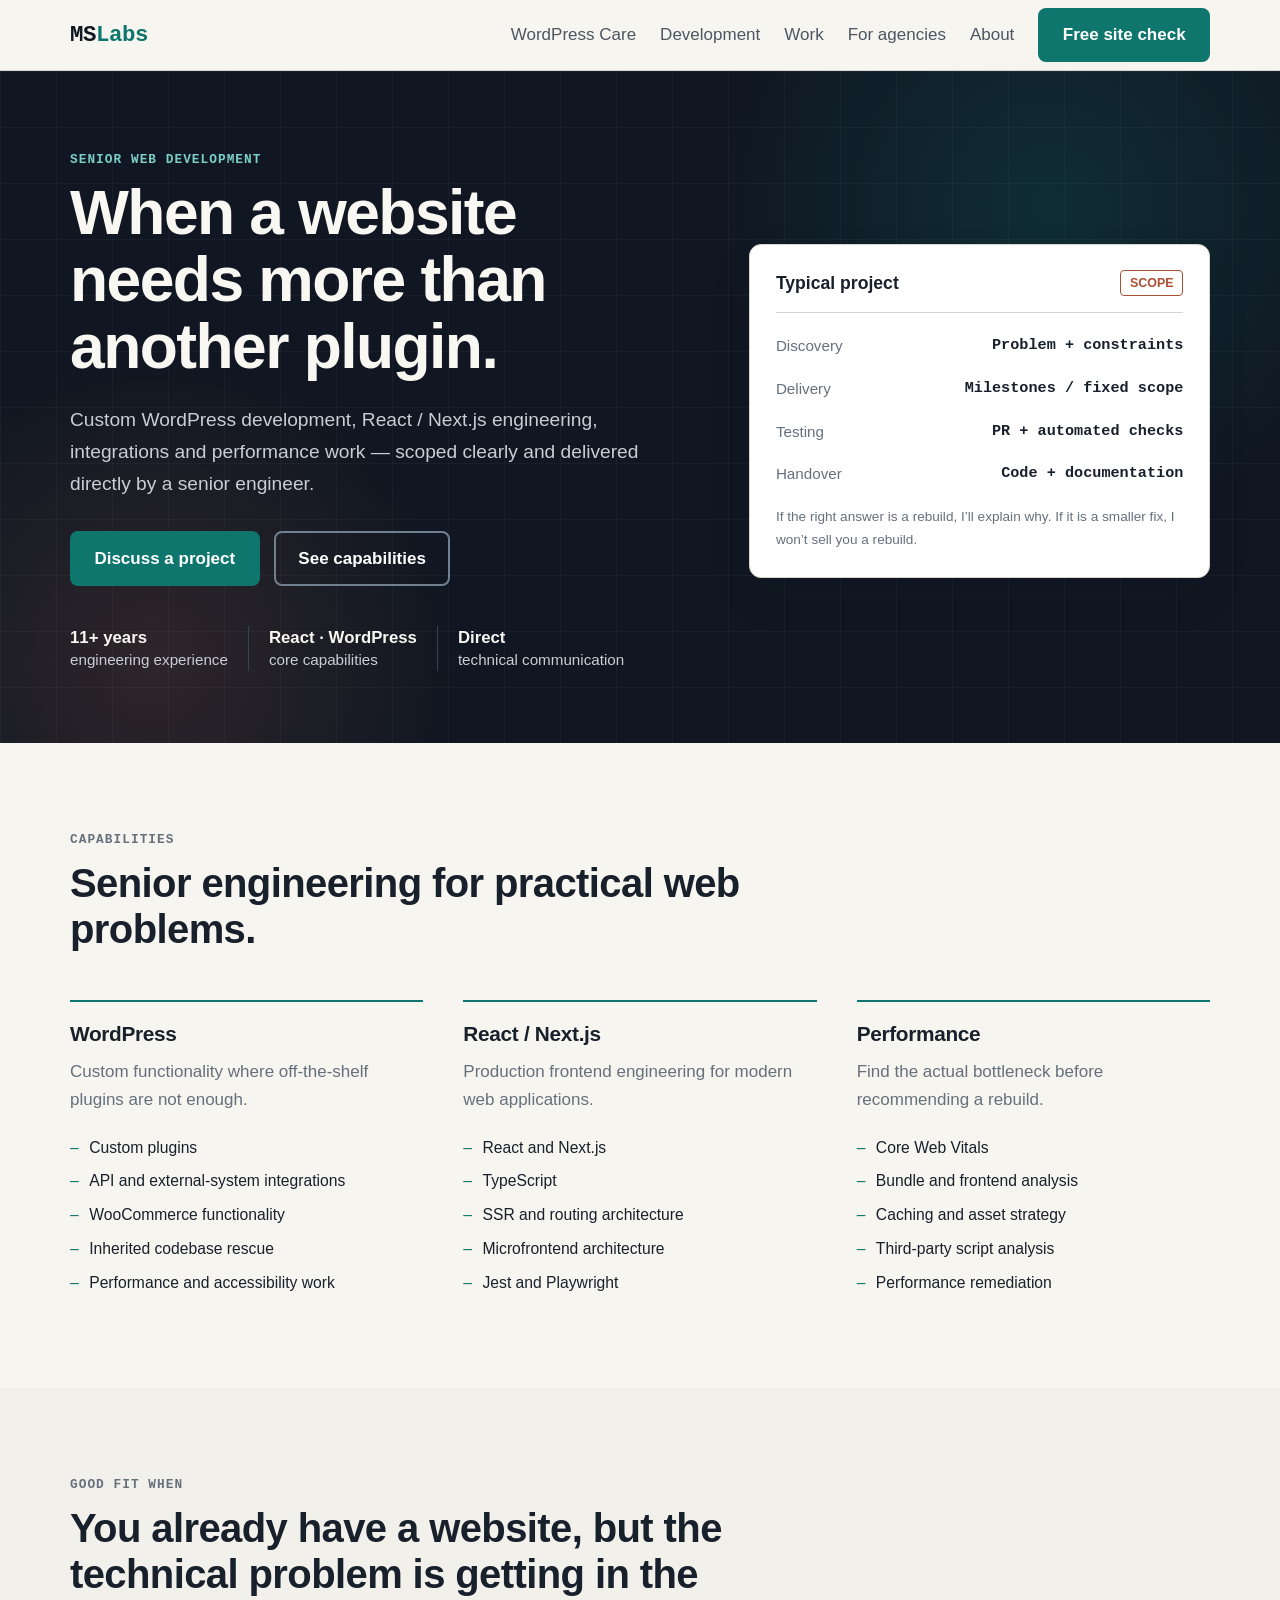
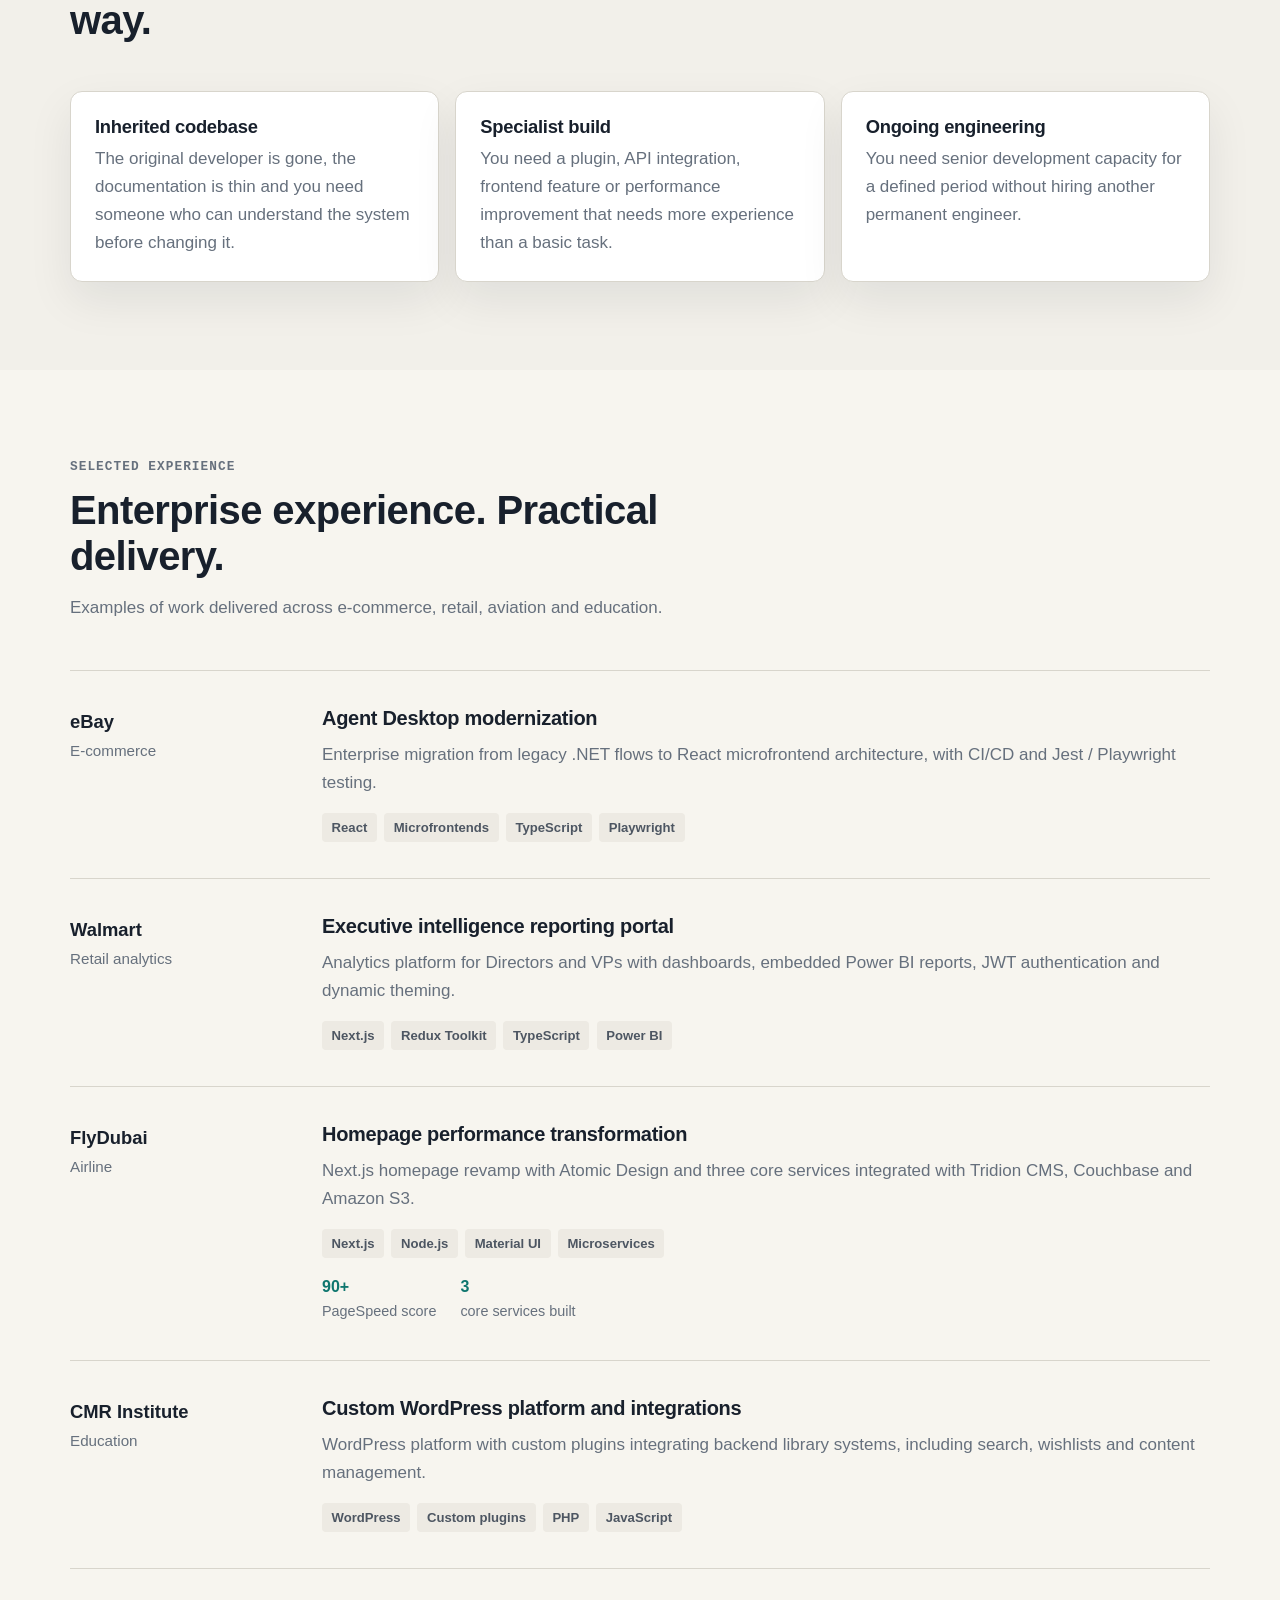
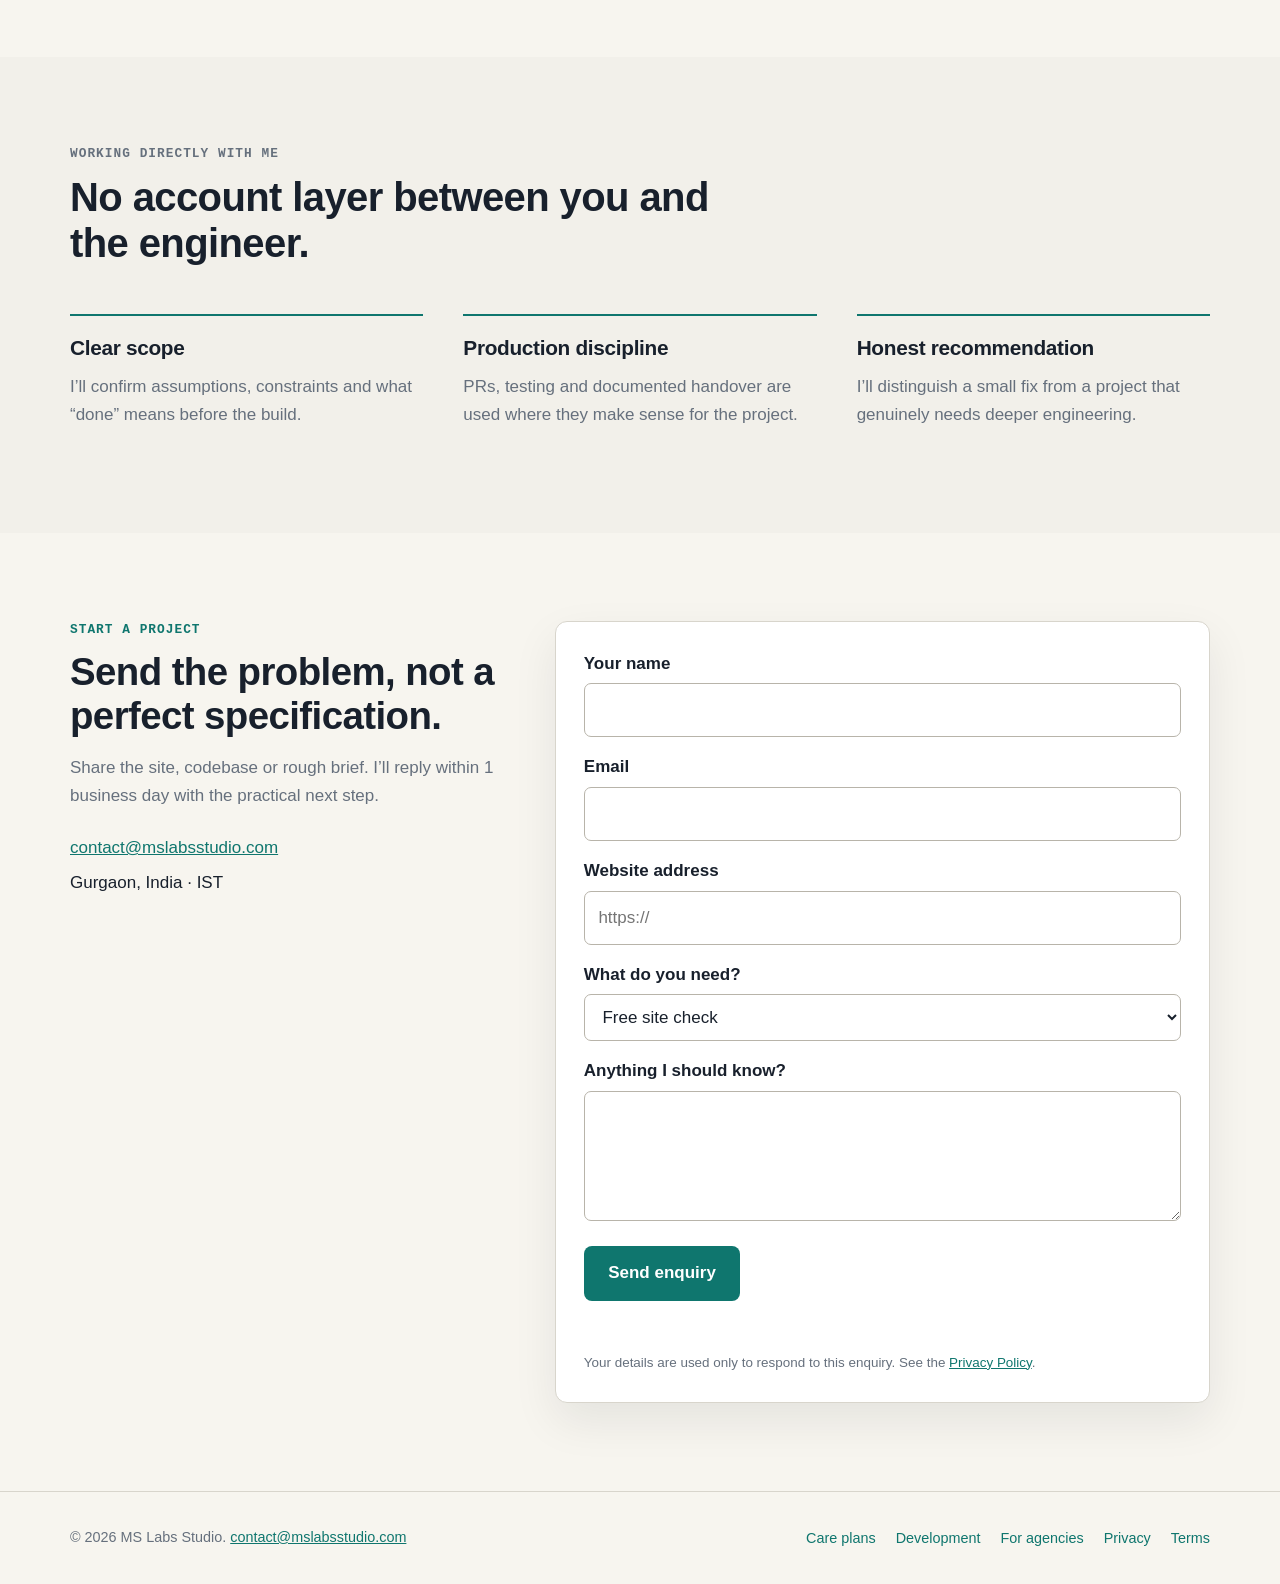
<file: development.html>
<!DOCTYPE html>
<html lang="en">
<head>
<meta charset="UTF-8">
<meta name="viewport" content="width=device-width, initial-scale=1.0">
<title>Senior Web Development | WordPress, React &amp; Next.js | MS Labs Studio</title>
<meta name="description" content="Senior WordPress, React and Next.js development for businesses and teams needing experienced engineering delivery.">
<link rel="canonical" href="https://mslabsstudio.com/development.html">
<meta name="theme-color" content="#101722">
<meta property="og:type" content="website">
<meta property="og:title" content="Senior Web Development | WordPress, React &amp; Next.js | MS Labs Studio">
<meta property="og:description" content="Senior WordPress, React and Next.js development for businesses and teams needing experienced engineering delivery.">
<meta property="og:url" content="https://mslabsstudio.com/development.html">
<meta property="og:image" content="https://mslabsstudio.com/og-image.png">
<meta name="twitter:card" content="summary_large_image">
<meta name="twitter:title" content="Senior Web Development | WordPress, React &amp; Next.js | MS Labs Studio">
<meta name="twitter:description" content="Senior WordPress, React and Next.js development for businesses and teams needing experienced engineering delivery.">
<meta name="twitter:image" content="https://mslabsstudio.com/og-image.png">
<link rel="icon" href="data:image/svg+xml,%3Csvg xmlns='http://www.w3.org/2000/svg' viewBox='0 0 64 64'%3E%3Crect width='64' height='64' rx='14' fill='%23101722'/%3E%3Ctext x='32' y='42' font-family='monospace' font-size='28' font-weight='700' text-anchor='middle' fill='%230F766E'%3EMS%3C/text%3E%3C/svg%3E">
<link rel="stylesheet" href="styles.css">
<script type="application/ld+json">{
  "@context": "https://schema.org",
  "@type": "Service",
  "name": "Senior Web Development",
  "provider": {
    "@type": "ProfessionalService",
    "name": "MS Labs Studio",
    "url": "https://mslabsstudio.com/"
  },
  "areaServed": [
    "United States",
    "United Kingdom",
    "Europe"
  ]
}</script>
</head>
<body><a class="skip-link" href="#main">Skip to content</a><header class="site-header">
<div class="container nav">
<a class="logo" href="index.html" aria-label="MS Labs Studio, home">MS<span>Labs</span></a>
<button class="nav-toggle" id="nav-toggle" type="button" aria-expanded="false" aria-controls="nav-links">Menu</button>
<ul class="nav-links" id="nav-links">
<li><a href="wordpress-care.html">WordPress Care</a></li>
<li><a href="development.html">Development</a></li>
<li><a href="index.html#work">Work</a></li>
<li><a href="agency-partner.html">For agencies</a></li>
<li><a href="index.html#about">About</a></li>
<li><a class="btn btn-primary" href="index.html#contact" data-interest="check">Free site check</a></li>
</ul>
</div>
</header>
<main id="main">
<section class="hero"><div class="container hero-grid"><div><p class="eyebrow">Senior Web Development</p><h1>When a website needs more than another plugin.</h1><p class="hero-lead">Custom WordPress development, React / Next.js engineering, integrations and performance work — scoped clearly and delivered directly by a senior engineer.</p><div class="hero-actions"><a class="btn btn-primary" href="index.html#contact" data-interest="project">Discuss a project</a><a class="btn btn-ghost" href="#capabilities">See capabilities</a></div><ul class="proof"><li><strong>11+ years</strong>engineering experience</li><li><strong>React · WordPress</strong>core capabilities</li><li><strong>Direct</strong>technical communication</li></ul></div><aside class="report"><div class="report-head"><h2>Typical project</h2><span class="tag-sample">SCOPE</span></div><div class="report-row"><div class="report-line"><span>Discovery</span><span>Problem + constraints</span></div></div><div class="report-row"><div class="report-line"><span>Delivery</span><span>Milestones / fixed scope</span></div></div><div class="report-row"><div class="report-line"><span>Testing</span><span>PR + automated checks</span></div></div><div class="report-row"><div class="report-line"><span>Handover</span><span>Code + documentation</span></div></div><p class="report-note">If the right answer is a rebuild, I’ll explain why. If it is a smaller fix, I won’t sell you a rebuild.</p></aside></div></section>
<section class="band" id="capabilities"><div class="container"><div class="section-head"><p class="eyebrow">Capabilities</p><h2>Senior engineering for practical web problems.</h2></div><div class="cols3"><div class="col"><h3>WordPress</h3><p>Custom functionality where off-the-shelf plugins are not enough.</p><ul class="dash"><li>Custom plugins</li><li>API and external-system integrations</li><li>WooCommerce functionality</li><li>Inherited codebase rescue</li><li>Performance and accessibility work</li></ul></div><div class="col"><h3>React / Next.js</h3><p>Production frontend engineering for modern web applications.</p><ul class="dash"><li>React and Next.js</li><li>TypeScript</li><li>SSR and routing architecture</li><li>Microfrontend architecture</li><li>Jest and Playwright</li></ul></div><div class="col"><h3>Performance</h3><p>Find the actual bottleneck before recommending a rebuild.</p><ul class="dash"><li>Core Web Vitals</li><li>Bundle and frontend analysis</li><li>Caching and asset strategy</li><li>Third-party script analysis</li><li>Performance remediation</li></ul></div></div></div></section>
<section class="band band-alt"><div class="container"><div class="section-head"><p class="eyebrow">Good fit when</p><h2>You already have a website, but the technical problem is getting in the way.</h2></div><div class="engagements"><div class="engagement-card"><h3>Inherited codebase</h3><p>The original developer is gone, the documentation is thin and you need someone who can understand the system before changing it.</p></div><div class="engagement-card"><h3>Specialist build</h3><p>You need a plugin, API integration, frontend feature or performance improvement that needs more experience than a basic task.</p></div><div class="engagement-card"><h3>Ongoing engineering</h3><p>You need senior development capacity for a defined period without hiring another permanent engineer.</p></div></div></div></section>
<section class="band"><div class="container"><div class="section-head"><p class="eyebrow">Selected experience</p><h2>Enterprise experience. Practical delivery.</h2><p>Examples of work delivered across e-commerce, retail, aviation and education.</p></div><div class="work-item"><div class="work-client"><strong>eBay</strong><span>E-commerce</span></div><div class="work-body"><h3>Agent Desktop modernization</h3><p>Enterprise migration from legacy .NET flows to React microfrontend architecture, with CI/CD and Jest / Playwright testing.</p><ul class="stack"><li>React</li><li>Microfrontends</li><li>TypeScript</li><li>Playwright</li></ul></div></div><div class="work-item"><div class="work-client"><strong>Walmart</strong><span>Retail analytics</span></div><div class="work-body"><h3>Executive intelligence reporting portal</h3><p>Analytics platform for Directors and VPs with dashboards, embedded Power BI reports, JWT authentication and dynamic theming.</p><ul class="stack"><li>Next.js</li><li>Redux Toolkit</li><li>TypeScript</li><li>Power BI</li></ul></div></div><div class="work-item"><div class="work-client"><strong>FlyDubai</strong><span>Airline</span></div><div class="work-body"><h3>Homepage performance transformation</h3><p>Next.js homepage revamp with Atomic Design and three core services integrated with Tridion CMS, Couchbase and Amazon S3.</p><ul class="stack"><li>Next.js</li><li>Node.js</li><li>Material UI</li><li>Microservices</li></ul><ul class="outcomes"><li><strong>90+</strong> PageSpeed score</li><li><strong>3</strong> core services built</li></ul></div></div><div class="work-item"><div class="work-client"><strong>CMR Institute</strong><span>Education</span></div><div class="work-body"><h3>Custom WordPress platform and integrations</h3><p>WordPress platform with custom plugins integrating backend library systems, including search, wishlists and content management.</p><ul class="stack"><li>WordPress</li><li>Custom plugins</li><li>PHP</li><li>JavaScript</li></ul></div></div></div></section>
<section class="band band-alt"><div class="container"><div class="section-head"><p class="eyebrow">Working directly with me</p><h2>No account layer between you and the engineer.</h2></div><div class="cols3"><div class="col"><h3>Clear scope</h3><p>I’ll confirm assumptions, constraints and what “done” means before the build.</p></div><div class="col"><h3>Production discipline</h3><p>PRs, testing and documented handover are used where they make sense for the project.</p></div><div class="col"><h3>Honest recommendation</h3><p>I’ll distinguish a small fix from a project that genuinely needs deeper engineering.</p></div></div></div></section>
<section class="band" id="contact"><div class="container contact-grid"><div class="contact-info"><p class="eyebrow">Start a project</p><h2>Send the problem, not a perfect specification.</h2><p>Share the site, codebase or rough brief. I’ll reply within 1 business day with the practical next step.</p><ul class="contact-list"><li><a href="mailto:contact@mslabsstudio.com">contact@mslabsstudio.com</a></li><li>Gurgaon, India · IST</li></ul></div><form class="contact-form" id="contact-form" novalidate>
<div class="field"><label for="name">Your name</label><input id="name" name="name" type="text" autocomplete="name" required></div>
<div class="field"><label for="email">Email</label><input id="email" name="email" type="email" autocomplete="email" required></div>
<div class="field"><label for="website">Website address</label><input id="website" name="website" type="url" placeholder="https://" autocomplete="url"></div>
<div class="field"><label for="interest">What do you need?</label><select id="interest" name="interest">
<option value="check">Free site check</option><option value="essential">Care Essential ($99/month)</option><option value="plus">Care Plus ($199/month)</option><option value="pro">Care Pro ($399/month)</option><option value="fix">A one-time fix</option><option value="agency">Working together as an agency</option><option value="project">A custom development project</option>
</select></div>
<div class="field"><label for="message">Anything I should know?</label><textarea id="message" name="message"></textarea></div>
<div class="hp"><label for="website-url-trap">Website URL (leave empty)<input id="website-url-trap" name="website_url_trap" type="text" tabindex="-1" autocomplete="off"></label></div>
<button class="btn btn-primary" type="submit">Send enquiry</button>
<p class="form-status" id="form-status" role="status" aria-live="polite"></p>
<p class="privacy">Your details are used only to respond to this enquiry. See the <a href="privacy.html">Privacy Policy</a>.</p>
</form></div></section>
</main><footer class="site-footer">
<div class="container footer-inner">
<p>&copy; <span id="year">2026</span> MS Labs Studio. <a href="mailto:contact@mslabsstudio.com">contact@mslabsstudio.com</a></p>
<ul class="footer-links">
<li><a href="wordpress-care.html">Care plans</a></li>
<li><a href="development.html">Development</a></li>
<li><a href="agency-partner.html">For agencies</a></li>
<li><a href="privacy.html">Privacy</a></li>
<li><a href="terms.html">Terms</a></li>
</ul>
</div>
</footer><script src="site.js"></script></body></html>
</file>
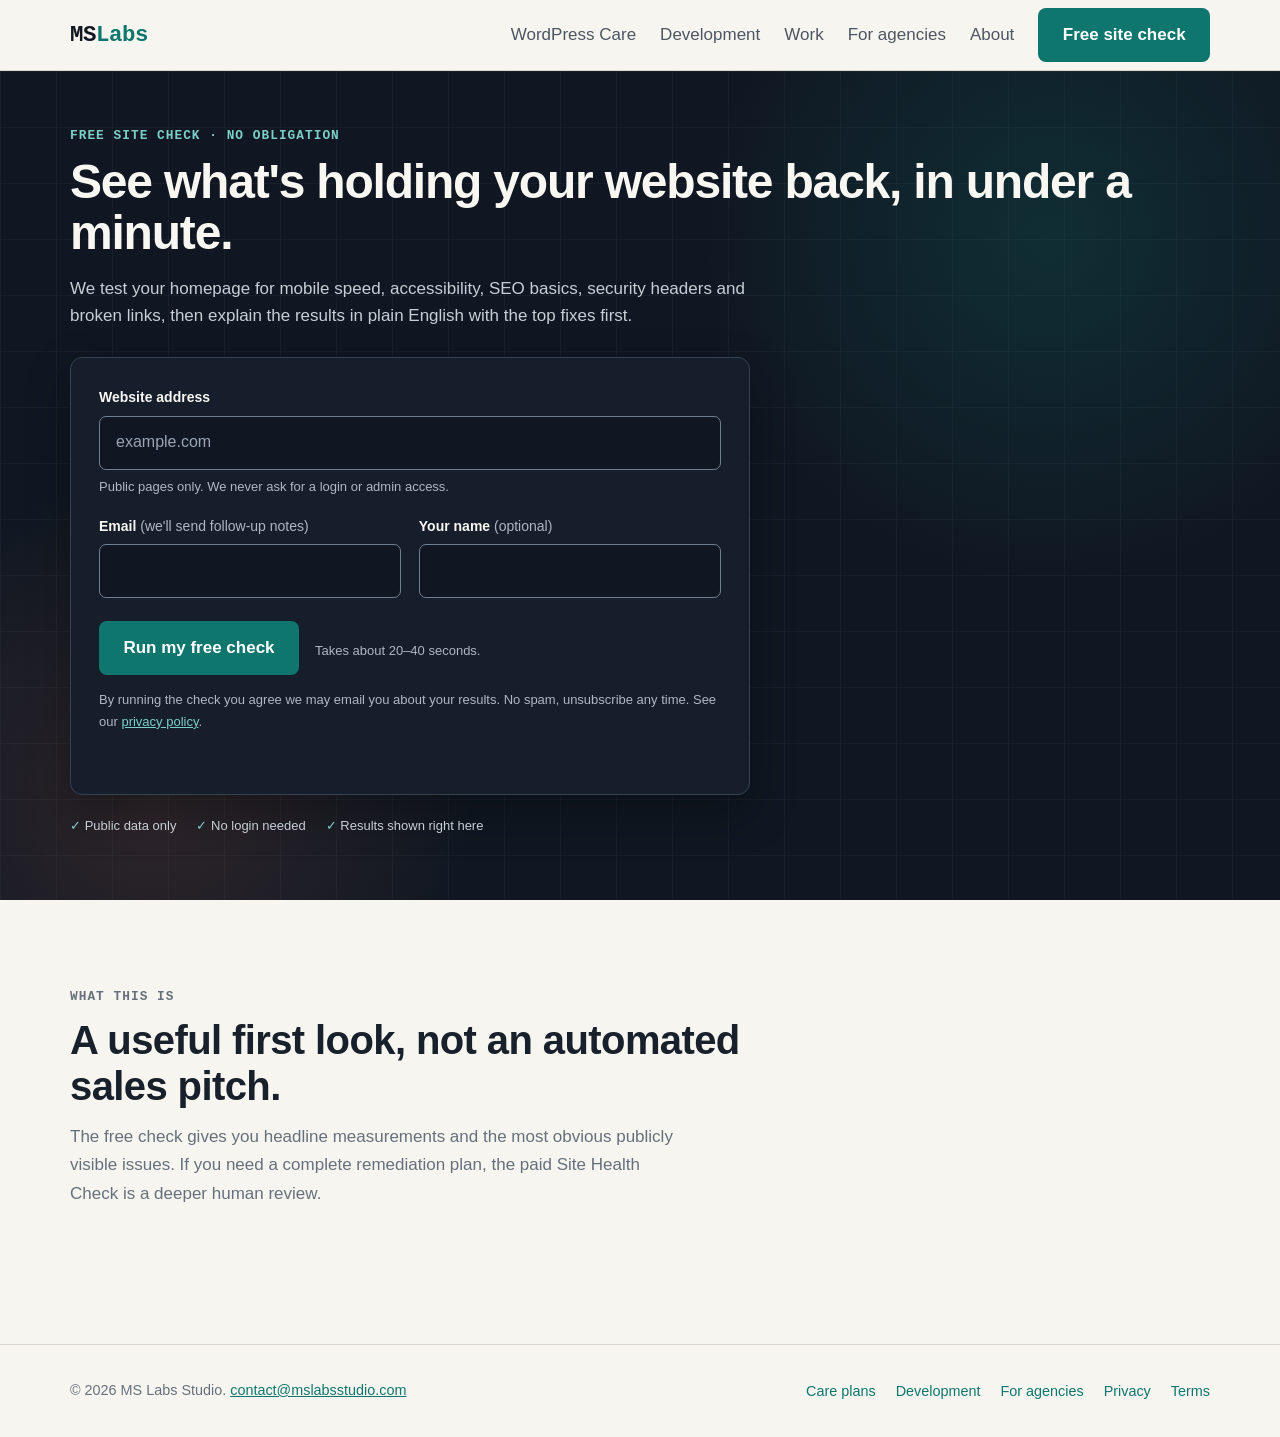
<file: free-check.html>
<!DOCTYPE html>
<html lang="en">
<head>
  <meta charset="UTF-8">
  <meta name="viewport" content="width=device-width, initial-scale=1.0">
  <title>Free Website Check | MS Labs Studio</title>
  <meta name="description" content="Get a practical free website check from MS Labs Studio: speed, accessibility, SEO basics, security headers and broken links, explained in plain English.">
  <link rel="canonical" href="https://mslabsstudio.com/free-check.html">
  <meta name="theme-color" content="#101722">
  <meta property="og:type" content="website">
  <meta property="og:title" content="Free Website Check | MS Labs Studio">
  <meta property="og:description" content="See how your website performs on speed, accessibility, SEO and links, in plain English. Takes under a minute.">
  <meta property="og:url" content="https://mslabsstudio.com/free-check.html">
  <meta property="og:image" content="https://mslabsstudio.com/og-image.png">
  <meta name="twitter:card" content="summary_large_image">
  <link rel="icon" href="data:image/svg+xml,%3Csvg xmlns='http://www.w3.org/2000/svg' viewBox='0 0 64 64'%3E%3Crect width='64' height='64' rx='14' fill='%23101722'/%3E%3Ctext x='32' y='42' font-family='monospace' font-size='28' font-weight='700' text-anchor='middle' fill='%230F766E'%3EMS%3C/text%3E%3C/svg%3E">
  <link rel="stylesheet" href="styles.css">
  <style>
    /* =====================================================================
       DESIGN-SYSTEM SYNC
       This page no longer redefines the site's tokens (--ink, --teal, --muted
       ...). They come from styles.css, so buttons, logo, links, hero, eyebrow
       and focus rings are identical to index.html and cannot drift.

       Only helpers are declared here. Every value below already exists in
       styles.css (noted beside it). The three status colours keep their old
       names because free-check.js uses them.
       ===================================================================== */
    :root {
      /* status colours used by free-check.js (semantic, not brand) */
      --good: #34d399;
      --ok: #fbbf24;
      --poor: #f87171;

      /* page-local helpers, all taken from styles.css */
      --fc-accent-on-dark: #7ccfc8;  /* .hero .eyebrow */
      --fc-panel-dark: #151e2a;      /* .proof-card background */
      --fc-line-dark: #344252;       /* --hero-line, .proof-card border */
      --fc-field-dark: #718090;      /* .hero .btn-ghost border */
      --fc-muted-dark: #aeb7c3;      /* .proof-card span */
      --fc-muted: #4d5662;           /* nav links, .stack li (AA on cream and white) */
      --fc-field-light: #b8b4aa;     /* .field input border on index.html */
    }
    [hidden] { display: none !important; }

    /* ---------- Hero + form (dark band: uses the site's .hero) ---------- */
    .check-hero { padding-block: 3.5rem 4rem; }
    .check-hero h1 { font-size: clamp(1.9rem, 4.6vw, 3rem); margin-bottom: 1rem; }
    .check-hero .hero-lead { font-size: 1.0625rem; line-height: 1.6; max-width: 680px; margin-bottom: 1.75rem; }

    .check-form {
      background: var(--fc-panel-dark);
      border: 1px solid var(--fc-line-dark);
      border-radius: 12px;
      padding: 1.75rem;
      max-width: 680px;
      box-shadow: 0 18px 45px rgba(0, 0, 0, .3);
    }
    .check-form-grid { display: grid; grid-template-columns: 1fr 1fr; gap: 1.1rem; }
    .check-form .field-full { grid-column: 1 / -1; }
    .check-form .field { margin-bottom: 0; }
    @media (max-width: 640px) {
      .check-form-grid { grid-template-columns: 1fr; }
      .check-form { padding: 1.25rem; }
    }
    .check-form label { display: block; color: var(--hero-text); font-size: .875rem; font-weight: 700; margin-bottom: .4rem; }
    .check-form .opt { color: var(--fc-muted-dark); font-weight: 400; }
    .check-form input[type=text],
    .check-form input[type=email] {
      width: 100%;
      background: var(--ink);
      border: 1px solid var(--fc-field-dark);
      color: var(--hero-text);
      padding: .8rem 1rem;
      border-radius: 7px;
      font-size: 1rem;
      box-sizing: border-box;
    }
    .check-form input::placeholder { color: #9aa6b6; opacity: 1; }
    /* beats styles.css ".field input:focus" (faint teal ring) and uses the site's focus colour */
    .check-form .field input:focus-visible {
      outline: 3px solid var(--terracotta);
      outline-offset: 2px;
      border-color: var(--fc-accent-on-dark);
    }
    .check-form input[aria-invalid=true] { border-color: var(--poor); }
    .check-note { color: var(--fc-muted-dark); font-size: .8125rem; margin-top: .375rem; display: block; }
    .check-form a, .trust-row a { color: var(--fc-accent-on-dark); }
    .check-form-actions { display: flex; align-items: center; gap: 1rem; margin-top: 1.4rem; flex-wrap: wrap; }
    .check-form-actions .btn { min-height: 48px; }
    .form-status { font-size: .9rem; margin-top: 1rem; min-height: 1.2em; font-weight: 700; }
    .check-form .form-status.is-error { color: var(--poor); }
    .check-form .form-status.is-ok { color: var(--good); }
    .trust-row { display: flex; flex-wrap: wrap; gap: .5rem 1.25rem; margin-top: 1.25rem; color: var(--hero-muted); font-size: .8125rem; }
    .trust-row span::before { content: "\2713\00a0"; color: var(--fc-accent-on-dark); }

    /* ---------- Progress ---------- */
    .progress-panel { background: var(--fc-panel-dark); border: 1px solid var(--fc-line-dark); border-radius: 12px; padding: 1.5rem; max-width: 680px; margin-top: 1.25rem; color: var(--hero-text); }
    .progress-bar { height: 8px; background: rgba(255, 255, 255, .12); border-radius: 99px; overflow: hidden; margin: .75rem 0 1rem; }
    .progress-bar > i { display: block; height: 100%; width: 6%; background: var(--fc-accent-on-dark); transition: width .5s ease; }
    .steps { list-style: none; margin: 0; padding: 0; display: grid; gap: .5rem; font-size: .9rem; }
    .steps li { display: flex; gap: .6rem; align-items: center; color: var(--fc-muted-dark); }
    .steps li[data-s=run], .steps li[data-s=done] { color: var(--hero-text); }
    .steps li[data-s=err] { color: #fca5a5; }
    .steps li::before { content: "\25CB"; width: 1.2em; text-align: center; }
    .steps li[data-s=run]::before { content: "\25D4"; color: var(--fc-accent-on-dark); animation: spin 1.2s linear infinite; display: inline-block; }
    .steps li[data-s=done]::before { content: "\2713"; color: var(--good); }
    .steps li[data-s=err]::before { content: "!"; color: var(--poor); font-weight: 700; }
    @keyframes spin { to { transform: rotate(360deg); } }
    @media (prefers-reduced-motion: reduce) { .steps li[data-s=run]::before { animation: none; } .progress-bar > i { transition: none; } }

    /* ---------- Results (light band: .band-alt from the site) ---------- */
    .check-results { padding-block: 3rem 5rem; color: var(--text); }
    .check-results > .container > * + * { margin-top: 1.25rem; }
    .summary-card { display: grid; grid-template-columns: auto 1fr; gap: 1.5rem; align-items: center; background: var(--ink); color: var(--hero-text); border-radius: 12px; padding: 1.75rem; min-height: 150px; }
    @media (max-width: 640px) { .summary-card { grid-template-columns: 1fr; text-align: center; justify-items: center; } }
    .ring { --p: 0; --c: var(--ok); width: 112px; height: 112px; border-radius: 50%; background: conic-gradient(var(--c) calc(var(--p) * 1%), rgba(255, 255, 255, .14) 0); display: grid; place-items: center; position: relative; }
    .ring::before { content: ""; position: absolute; inset: 9px; background: var(--ink); border-radius: 50%; }
    .ring b { position: relative; font-size: 2rem; font-family: "Space Mono", ui-monospace, monospace; }
    .summary-card h2 { color: #fff; font-size: 1.4rem; margin: 0 0 .4rem; line-height: 1.3; }
    .summary-card p, .summary-card .check-note { color: var(--hero-muted); margin: 0; line-height: 1.5; font-size: .9rem; }
    .grid-label { margin: 1.75rem 0 .75rem; }
    .score-card-container { display: grid; grid-template-columns: repeat(auto-fit, minmax(150px, 1fr)); gap: .9rem; }
    .metric-card { background: var(--ink); border: 1px solid var(--fc-line-dark); border-radius: 12px; padding: 1.1rem; display: flex; flex-direction: column; gap: .25rem; min-height: 104px; }
    .metric-label { font-size: .72rem; font-weight: 700; color: var(--hero-muted); text-transform: uppercase; letter-spacing: .05em; }
    .metric-value { font-size: 1.65rem; font-weight: 700; font-family: "Space Mono", ui-monospace, monospace; color: #fff; }
    .metric-value.good { color: var(--good); } .metric-value.ok { color: var(--ok); } .metric-value.poor { color: var(--poor); }
    .metric-sub { font-size: .75rem; color: var(--fc-muted-dark); }

    .check-columns { display: grid; grid-template-columns: repeat(auto-fit, minmax(min(100%, 300px), 1fr)); gap: 1rem; margin-top: 1.75rem; }
    .check-card { background: var(--panel); border: 1px solid var(--line); border-radius: 12px; padding: 1.4rem; box-shadow: 0 1px 3px rgba(16, 23, 34, .06); color: var(--text); }
    .check-card h3 { color: var(--ink); font-size: 1.1rem; font-weight: 700; margin: 0 0 1rem; }
    .check-card ul { list-style: none; margin: 0; padding: 0; }
    .check-card li { color: var(--text); }
    .fix-item { padding: .9rem 0; border-bottom: 1px solid var(--cream-2); }
    .fix-item:last-child { border-bottom: 0; }
    .fix-tags { display: flex; flex-wrap: wrap; gap: .35rem; margin-bottom: .4rem; }
    .fix-title { display: flex; gap: .5rem; align-items: flex-start; font-weight: 700; color: var(--ink); font-size: .95rem; }
    .fix-num { flex: none; width: 1.6rem; height: 1.6rem; border-radius: 50%; background: var(--ink); color: #fff; display: inline-grid; place-items: center; font-size: .8rem; font-weight: 700; }
    .fix-plain { color: var(--fc-muted); font-size: .85rem; line-height: 1.5; margin: .3rem 0 0; }

    /* status badges (semantic) */
    .badge { flex: none; font-size: .68rem; font-weight: 800; text-transform: uppercase; letter-spacing: .04em; padding: .2rem .5rem; border-radius: 4px; }
    .badge.high { background: #fee2e2; color: #991b1b; } .badge.med { background: #fef3c7; color: #92400e; } .badge.low { background: #e0f2fe; color: #075985; }
    .badge.quick { background: #d1fae5; color: #065f46; } .badge.big { background: #ede9fe; color: #5b21b6; }
    .badge-ok { background: #d1fae5; color: #065f46; padding: .2rem .5rem; border-radius: 4px; font-size: .72rem; font-weight: 700; white-space: nowrap; }
    .badge-err { background: #fee2e2; color: #991b1b; padding: .2rem .5rem; border-radius: 4px; font-size: .72rem; font-weight: 700; white-space: nowrap; }
    .badge-warn { background: #fef3c7; color: #92400e; padding: .2rem .5rem; border-radius: 4px; font-size: .72rem; font-weight: 700; white-space: nowrap; }

    details.more { margin-top: .5rem; }
    details.more summary { cursor: pointer; color: var(--teal); font-weight: 700; font-size: .875rem; padding: .5rem 0; }
    .check-row { display: flex; justify-content: space-between; gap: .75rem; align-items: center; font-size: .85rem; padding: .45rem 0; border-bottom: 1px solid var(--cream-2); color: var(--text); }
    .check-row small { color: var(--fc-muted); display: block; font-size: .75rem; }
    .link-url { font-family: "Space Mono", ui-monospace, monospace; overflow: hidden; text-overflow: ellipsis; white-space: nowrap; max-width: 68%; }
    .check-row a.link-url { color: var(--teal-hover); text-decoration: underline; text-underline-offset: 2px; white-space: normal; word-break: break-all; overflow: visible; max-width: 70%; font-weight: 500; }
    .check-row a.link-url:hover { color: var(--ink); text-decoration-thickness: 2px; }
    .check-results .check-note { color: var(--fc-muted); }
    .check-results .summary-card .check-note { color: var(--hero-muted); }
    .check-results .form-status.is-error { color: var(--error); }
    .check-results .form-status.is-ok { color: var(--success); }

    .sticky-cta { position: fixed; left: 0; right: 0; bottom: 0; z-index: 50; background: var(--ink); border-top: 1px solid var(--fc-line-dark); padding: .7rem 1rem calc(.7rem + env(safe-area-inset-bottom, 0px)); display: none; align-items: center; justify-content: space-between; gap: .75rem; color: var(--hero-text); font-size: .85rem; }
    .sticky-cta.show { display: flex; }
    @media (min-width: 900px) { .sticky-cta.show { display: none; } }
    .sr-only { position: absolute; width: 1px; height: 1px; overflow: hidden; clip: rect(0, 0, 0, 0); white-space: nowrap; }
    #results-title:focus { outline: none; }

    /* skeletons (same sizes as real content, so no layout shift) */
    .skel { display: block; border-radius: 6px; background: linear-gradient(90deg, rgba(148, 163, 184, .18) 25%, rgba(148, 163, 184, .36) 50%, rgba(148, 163, 184, .18) 75%); background-size: 200% 100%; animation: shimmer 1.3s linear infinite; }
    .metric-card.is-skeleton .skel-value { height: 30px; width: 55%; margin-top: .25rem; }
    .metric-card.is-skeleton .skel-sub { height: 10px; width: 80%; margin-top: auto; }
    .skel-line { height: 12px; margin: .5rem 0; }
    .skel-line.short { width: 60%; }
    @keyframes shimmer { to { background-position: -200% 0; } }
    .summary-card .progress-panel { background: none; border: 0; padding: 0; margin: 1rem 0 0; max-width: none; color: var(--hero-text); }
    .summary-card.is-loading .ring { --c: var(--fc-accent-on-dark); --p: 28; animation: spin 1.1s linear infinite; }
    .summary-card.is-loading .ring b { visibility: hidden; }
    @media (prefers-reduced-motion: reduce) { .skel, .summary-card.is-loading .ring { animation: none; } }

    /* business impact estimator */
    .impact-head { display: flex; flex-wrap: wrap; gap: .5rem 1rem; justify-content: space-between; align-items: flex-start; margin-bottom: 1rem; }
    .impact-head h3 { margin: 0; }
    .src-badge { font-size: .72rem; font-weight: 700; padding: .25rem .6rem; border-radius: 99px; background: #fef3c7; color: #92400e; white-space: nowrap; }
    .src-badge.field { background: #d1fae5; color: #065f46; }
    .impact-body { display: grid; grid-template-columns: auto 1fr; gap: 1.25rem; align-items: center; }
    @media (max-width: 640px) { .impact-body { grid-template-columns: 1fr; } }
    .impact-lcp { display: flex; flex-direction: column; gap: .2rem; min-width: 150px; }
    .impact-lcp .metric-label { color: var(--fc-muted); }
    .impact-num { font-family: "Space Mono", ui-monospace, monospace; font-size: 2.4rem; font-weight: 700; color: var(--ink); line-height: 1; }
    .impact-num.good { color: var(--success); } .impact-num.ok { color: #b45309; } .impact-num.poor { color: var(--error); }
    .impact-result { margin: .6rem 0 0; font-weight: 700; color: var(--ink); font-size: 1.05rem; line-height: 1.4; }
    .impact-inputs { margin-top: .75rem; }
    .impact-fields { display: grid; grid-template-columns: repeat(auto-fit, minmax(170px, 1fr)); gap: .9rem; padding: .5rem 0 .25rem; }
    .impact-fields label { display: block; font-size: .8rem; font-weight: 700; color: var(--text); margin-bottom: .3rem; }
    .impact-fields input, .cmp-form input { width: 100%; box-sizing: border-box; padding: .7rem .8rem; border: 1px solid var(--fc-field-light); border-radius: 7px; font: inherit; color: var(--text); background: #fff; }
    .impact-note { margin-top: .75rem; }

    /* filmstrip */
    .filmstrip-wrap { margin-top: 1.25rem; padding-top: 1.1rem; border-top: 1px solid var(--line); }
    .filmstrip-wrap h4 { margin: 0 0 .75rem; font-size: .95rem; color: var(--ink); }
    .filmstrip { list-style: none; margin: 0; padding: 0 0 .25rem; display: flex; gap: .75rem; overflow-x: auto; }
    .filmstrip li { flex: 0 0 auto; width: 96px; text-align: center; }
    .filmstrip img { display: block; width: 100%; height: auto; border: 2px solid var(--line); border-radius: 6px; background: var(--cream-2); aspect-ratio: 9/16; object-fit: cover; }
    .filmstrip li.late img { border-color: var(--terracotta); }
    .filmstrip figcaption { font-family: "Space Mono", ui-monospace, monospace; font-size: .78rem; margin-top: .35rem; color: var(--text); font-weight: 700; }
    .filmstrip figure { margin: 0; }

    /* primary CTA block */
    .cta-block { background: var(--ink); color: var(--hero-text); border-radius: 12px; padding: 2rem; }
    .cta-block h2 { color: #fff; margin: 0 0 .4rem; font-size: 1.45rem; }
    .cta-block > p { color: var(--hero-muted); margin: 0 0 1rem; max-width: 620px; }
    .cta-steps { margin: 0 0 1.5rem; padding: 0; list-style: none; display: grid; gap: .5rem; max-width: 620px; }
    .cta-steps li { display: flex; gap: .7rem; align-items: flex-start; color: var(--hero-text); font-size: .95rem; line-height: 1.45; }
    .cta-steps li span { flex: none; width: 1.6rem; height: 1.6rem; border-radius: 50%; background: rgba(124, 207, 200, .16); color: var(--fc-accent-on-dark); display: inline-grid; place-items: center; font-weight: 700; font-size: .8rem; }
    .cta-actions { display: flex; flex-wrap: wrap; gap: .75rem 1rem; align-items: flex-start; }
    .cta-primary { display: flex; flex-direction: column; gap: .4rem; align-items: flex-start; }
    .cta-primary .btn { min-height: 48px; }
    .cta-risk { color: var(--hero-muted); font-size: .82rem; }
    .cta-secondary { display: flex; flex-wrap: wrap; gap: .6rem; }
    .cta-secondary .btn { min-height: 48px; }
    /* same look as the site's ghost buttons on dark bands */
    .btn-ghost.on-dark { color: #fff; background: transparent; border: 2px solid var(--fc-field-dark); }
    .btn-ghost.on-dark:hover { background: rgba(255, 255, 255, .08); border-color: var(--fc-accent-on-dark); color: #fff; }
    @media (max-width: 640px) { .cta-block { padding: 1.4rem; } .cta-primary, .cta-primary .btn { width: 100%; } .cta-secondary { width: 100%; } .cta-secondary .btn { flex: 1 1 140px; } }

    /* competitor card */
    .cmp-form { display: flex; flex-wrap: wrap; gap: .6rem; margin-top: .9rem; }
    .cmp-form input { flex: 1 1 240px; }
    .cmp-form .btn { min-height: 46px; }
    .cmp-status { margin-top: .6rem; }
    .cmp-versus { display: grid; grid-template-columns: 1fr auto 1fr; gap: 1rem; align-items: center; margin-top: 1rem; text-align: center; }
    .cmp-side { background: var(--cream); border: 1px solid var(--line); border-radius: 12px; padding: 1rem .75rem; }
    .cmp-side.lead { border-color: var(--success); background: #ecfdf5; }
    .cmp-side .who { font-size: .78rem; font-weight: 700; text-transform: uppercase; letter-spacing: .05em; color: var(--fc-muted); overflow-wrap: anywhere; }
    .cmp-side .num { font-family: "Space Mono", ui-monospace, monospace; font-size: 2.4rem; font-weight: 700; line-height: 1.1; margin: .25rem 0; color: var(--ink); }
    .cmp-side .num.good { color: var(--success); } .cmp-side .num.ok { color: #b45309; } .cmp-side .num.poor { color: var(--error); }
    .cmp-vs { font-weight: 800; color: var(--fc-muted); }
    .cmp-verdict { margin: 1rem 0 .25rem; font-weight: 700; color: var(--ink); }
    .cmp-table { width: 100%; border-collapse: collapse; margin-top: .75rem; font-size: .85rem; }
    .cmp-table th, .cmp-table td { padding: .45rem .4rem; text-align: center; border-bottom: 1px solid var(--cream-2); color: var(--text); }
    .cmp-table th:first-child, .cmp-table td:first-child { text-align: left; }
    .cmp-table thead th { font-size: .72rem; text-transform: uppercase; letter-spacing: .04em; color: var(--fc-muted); overflow-wrap: anywhere; }
    @media (max-width: 520px) { .cmp-versus { grid-template-columns: 1fr; } .cmp-vs { display: none; } }

    /* technical details accordion */
    .tech-details { background: var(--panel); border: 1px solid var(--line); border-radius: 12px; box-shadow: 0 1px 3px rgba(16, 23, 34, .06); }
    .tech-details > summary { cursor: pointer; list-style: none; padding: 1.1rem 1.4rem; font-weight: 700; color: var(--ink); display: flex; justify-content: space-between; align-items: center; gap: 1rem; }
    .tech-details > summary::-webkit-details-marker { display: none; }
    .tech-details > summary::after { content: "+"; font-size: 1.4rem; line-height: 1; color: var(--teal); }
    .tech-details[open] > summary::after { content: "\2013"; }
    .tech-details[open] > summary { border-bottom: 1px solid var(--line); }
    .tech-inner { padding: 1.25rem 1.4rem 1.6rem; }
    .tech-inner .check-card { box-shadow: none; }

    /* toast */
    .toast { position: fixed; left: 50%; bottom: 5rem; transform: translateX(-50%) translateY(20px); background: var(--ink); color: #fff; padding: .7rem 1.1rem; border-radius: 10px; font-size: .9rem; z-index: 100; opacity: 0; pointer-events: none; transition: opacity .25s, transform .25s; box-shadow: 0 10px 25px rgba(0, 0, 0, .35); max-width: 90vw; }
    .toast.show { opacity: 1; transform: translateX(-50%) translateY(0); }
    @media (prefers-reduced-motion: reduce) { .toast { transition: none; } }

    .footer-links { flex-wrap: wrap; row-gap: .4rem; }
    @media (max-width: 560px) { .footer-inner { flex-direction: column; align-items: flex-start; } }

    .print-only { display: none; }

    /* print / save as PDF */
    @media print {
      @page { margin: 14mm; }
      *, *::before, *::after { -webkit-print-color-adjust: exact; print-color-adjust: exact; }
      body { background: #fff; }
      .skip-link, .site-header, .site-footer, .check-hero, .sticky-cta, .toast, noscript,
      .band:not(.check-results), #progress, .cta-actions, #compare-card .cmp-form, #compare-card .cmp-status,
      .impact-inputs, .no-print { display: none !important; }
      .print-only { display: block !important; font-size: .8rem; color: var(--fc-muted); margin: 0 0 .75rem; }
      .check-results { background: #fff; padding: 0; }
      .check-results[hidden] { display: none !important; }
      .summary-card { background: #fff; color: var(--ink); border: 1px solid var(--line); }
      .summary-card h2 { color: var(--ink); } .summary-card p { color: var(--fc-muted); }
      .ring::before { background: #fff; } .ring b { color: var(--ink); }
      .ring { background: conic-gradient(var(--c) calc(var(--p) * 1%), #e7e4dc 0); }
      .cta-block { background: #fff; color: var(--ink); border: 1px solid var(--line); }
      .cta-block h2 { color: var(--ink); } .cta-block > p, .cta-steps li { color: var(--text); }
      .metric-card { background: #fff; border: 1px solid var(--line); }
      .metric-label, .metric-sub { color: var(--fc-muted); } .metric-value { color: var(--ink); }
      .metric-value.good { color: var(--success); } .metric-value.ok { color: #b45309; } .metric-value.poor { color: var(--error); }
      .check-card, .metric-card, .fix-item, .filmstrip li, .check-row, .tech-details > summary { break-inside: avoid; }
      .check-card, .tech-details { box-shadow: none; }
      .tech-details > summary::after { display: none; }
      .filmstrip { overflow: visible; flex-wrap: wrap; }
    }
  </style>
</head>
<body>
  <a class="skip-link" href="#main">Skip to content</a>

  <header class="site-header">
    <div class="container nav">
      <a class="logo" href="index.html" aria-label="MS Labs Studio, home">MS<span>Labs</span></a>
      <button class="nav-toggle" id="nav-toggle" type="button" aria-expanded="false" aria-controls="nav-links">Menu</button>
      <ul class="nav-links" id="nav-links">
        <li><a href="wordpress-care.html">WordPress Care</a></li>
        <li><a href="development.html">Development</a></li>
        <li><a href="index.html#work">Work</a></li>
        <li><a href="agency-partner.html">For agencies</a></li>
        <li><a href="index.html#about">About</a></li>
        <li><a class="btn btn-primary" href="#check-form" aria-current="page">Free site check</a></li>
      </ul>
    </div>
  </header>

  <main id="main">
    <section class="hero check-hero">
      <div class="container">
        <p class="eyebrow">Free site check · No obligation</p>
        <h1>See what's holding your website back, in under a minute.</h1>
        <p class="hero-lead">We test your homepage for mobile speed, accessibility, SEO basics, security headers and broken links, then explain the results in plain English with the top fixes first.</p>

        <form class="check-form" id="check-form" novalidate>
          <div class="check-form-grid">
            <div class="field field-full">
              <label for="check-url">Website address</label>
              <input id="check-url" name="url" type="text" inputmode="url" autocapitalize="off" autocorrect="off" spellcheck="false" placeholder="example.com" required maxlength="2048" aria-describedby="url-note check-status">
              <span class="check-note" id="url-note">Public pages only. We never ask for a login or admin access.</span>
            </div>
            <div class="field">
              <label for="check-email">Email <span class="opt">(we'll send follow-up notes)</span></label>
              <input id="check-email" name="email" type="email" autocomplete="email" required maxlength="254">
            </div>
            <div class="field">
              <label for="check-name">Your name <span class="opt">(optional)</span></label>
              <input id="check-name" name="name" type="text" autocomplete="name" maxlength="100">
            </div>

            <div class="hp" aria-hidden="true">
              <label for="hp-field">Leave this field empty</label>
              <input id="hp-field" name="hp_field" type="text" tabindex="-1" autocomplete="off">
            </div>

            <!-- Turnstile widget removed for testing. Re-add before public launch. -->
          </div>

          <div class="check-form-actions">
            <button class="btn btn-primary" type="submit" id="check-submit">Run my free check</button>
            <span class="check-note">Takes about 20–40 seconds.</span>
          </div>
          <p class="check-note" style="margin-top:.9rem">By running the check you agree we may email you about your results. No spam, unsubscribe any time. See our <a href="privacy.html">privacy policy</a>.</p>
          <p class="form-status" id="check-status" role="status" aria-live="polite"></p>
        </form>

        <div class="trust-row">
          <span>Public data only</span><span>No login needed</span><span>Results shown right here</span>
        </div>
      </div>
    </section>

    <section class="band band-alt check-results" id="results" hidden>
      <div class="container">
        <p class="print-only" id="print-header">MS Labs Studio · Free Website Check</p>

        <!-- 1. Overall score + one plain-English sentence -->
        <div class="summary-card" id="summary">
          <div class="ring" id="ring" role="img" aria-label="Overall score"><b id="ring-num">…</b></div>
          <div>
            <h2 id="results-title" tabindex="-1">Website health snapshot</h2>
            <p id="results-subtitle"></p>
            <div class="progress-panel" id="progress" hidden>
              <strong id="progress-title">Checking your site…</strong>
              <div class="progress-bar" role="progressbar" aria-label="Scan progress" aria-valuemin="0" aria-valuemax="100" aria-valuenow="0" id="progress-bar"><i id="progress-fill"></i></div>
              <ul class="steps" id="steps">
                <li data-step="page" data-s="run">Reading your homepage and security headers</li>
                <li data-step="mobile" data-s="run">Running Google's mobile speed test</li>
                <li data-step="desktop" data-s="run">Running Google's desktop speed test</li>
                <li data-step="links" data-s="run">Checking links and email setup</li>
              </ul>
              <p class="check-note" style="margin-top:.9rem">Keep this tab open. Speed tests are the slow part.</p>
            </div>
          </div>
        </div>

        <!-- 2. Business impact estimator (+ loading filmstrip) -->
        <article class="check-card" id="impact-card" aria-labelledby="impact-title">
          <div class="impact-head">
            <h3 id="impact-title">What your load time may be costing you</h3>
            <span class="src-badge" id="impact-badge" hidden></span>
          </div>
          <div class="impact-body">
            <div class="impact-lcp">
              <span class="metric-label">Main content appears in</span>
              <strong class="impact-num" id="impact-lcp">…</strong>
            </div>
            <div>
              <p class="fix-plain" id="impact-verdict" style="margin:0">Measuring your load time…</p>
              <p class="impact-result" id="impact-result" aria-live="polite"></p>
            </div>
          </div>
          <details class="more impact-inputs" id="impact-inputs">
            <summary>Personalise with your numbers (optional)</summary>
            <div class="impact-fields">
              <div><label for="imp-visitors">Monthly visitors</label><input id="imp-visitors" type="number" inputmode="numeric" min="0" step="1" placeholder="e.g. 5000"></div>
              <div><label for="imp-conv">Conversion rate (%)</label><input id="imp-conv" type="number" inputmode="decimal" min="0" max="100" step="0.1" placeholder="e.g. 2"></div>
              <div><label for="imp-value">Average deal / lead value ($)</label><input id="imp-value" type="number" inputmode="decimal" min="0" step="1" placeholder="e.g. 400"></div>
            </div>
          </details>
          <p class="check-note impact-note" id="impact-note">Illustrative estimate only: assumes a 3–7% loss in conversions for every second your main content takes beyond Google's 2.5 s target (capped at 35%). It is not a guarantee.</p>

          <div class="filmstrip-wrap" id="filmstrip-wrap" hidden>
            <h4>How your page loads on a slow phone</h4>
            <ol class="filmstrip" id="filmstrip" aria-label="Screenshots of your page while loading"></ol>
            <p class="check-note">Simulated slow mobile connection. Frames outlined in terracotta appear after Google's 2.5 s target.</p>
          </div>
        </article>

        <!-- 3. Top 3 priority fixes -->
        <article class="check-card" id="top-fixes-card">
          <h3>Your top 3 priority fixes</h3>
          <ul id="top-fixes"></ul>
        </article>

        <!-- 4. Primary CTA -->
        <section class="cta-block" id="cta-block" aria-labelledby="cta-title" hidden>
          <h2 id="cta-title">Want a clear plan for these fixes?</h2>
          <p>On a free 20-minute call, here's what you get:</p>
          <ol class="cta-steps">
            <li><span>1</span>Clear breakdown of your 3 top bottleneck issues.</li>
            <li><span>2</span>Estimated developer time and effort to fix.</li>
            <li><span>3</span>Concrete action plan you can hand to any developer.</li>
          </ol>
          <div class="cta-actions">
            <div class="cta-primary">
              <a class="btn btn-primary" data-cta="primary-book" href="index.html#contact">Walk me through my 3 fixes (free, 20 min)</a>
              <span class="cta-risk">No pitch. You keep the report either way.</span>
            </div>
            <div class="cta-secondary">
              <button class="btn btn-ghost on-dark" id="save-pdf" type="button">Save as PDF</button>
              <button class="btn btn-ghost on-dark" id="share-dev" type="button">Share with my developer</button>
              <a class="btn btn-ghost on-dark" data-cta="wp-care" id="wp-link" href="wordpress-care.html" hidden>See WordPress Care plans</a>
            </div>
          </div>
        </section>

        <!-- Step 2: competitor comparison -->
        <article class="check-card" id="compare-card" aria-labelledby="cmp-title" hidden>
          <h3 id="cmp-title" style="margin-bottom:.4rem">How do you stack up against your top competitor?</h3>
          <p class="fix-plain" style="margin:0">Enter their website and we'll run the same quick Google scan on it.</p>
          <form class="cmp-form" id="cmp-form" novalidate>
            <label class="sr-only" for="cmp-url">Competitor website address</label>
            <input id="cmp-url" type="text" inputmode="url" autocapitalize="off" autocorrect="off" spellcheck="false" placeholder="competitor.com" maxlength="2048">
            <button class="btn btn-primary" type="submit" id="cmp-submit">Compare Scores</button>
          </form>
          <p class="form-status cmp-status" id="cmp-status" role="status" aria-live="polite"></p>
          <div id="cmp-result" hidden></div>
        </article>

        <!-- 5. Collapsible technical breakdown (default collapsed) -->
        <details class="tech-details" id="tech-details" hidden>
          <summary>View Full Technical Breakdown (For Developers)</summary>
          <div class="tech-inner">
            <p class="eyebrow">Scores out of 100</p>
            <div class="score-card-container" id="score-grid"></div>

            <p class="eyebrow grid-label">How fast it feels on a phone</p>
            <div class="score-card-container" id="vitals-grid"></div>

            <div class="check-columns">
              <article class="check-card" style="grid-column:1/-1">
                <h3>More findings</h3>
                <ul id="findings-more"></ul>
              </article>
              <article class="check-card"><h3>Speed opportunities</h3><ul id="opportunities"></ul></article>
              <article class="check-card"><h3>Search &amp; sharing basics</h3><ul id="basics"></ul></article>
              <article class="check-card"><h3>Security headers</h3><ul id="headers"></ul></article>
              <article class="check-card"><h3>Homepage links</h3><p id="link-summary" class="fix-plain" style="margin-bottom:.75rem"></p><ul id="links"></ul></article>
              <article class="check-card"><h3>Lead-gen &amp; email setup</h3><ul id="leadgen"></ul></article>
            </div>
          </div>
        </details>

        <p class="check-note">Automated checks use Google PageSpeed Insights plus our own homepage scan. They are a first look, not a full audit. Overall is our blend of Google's mobile speed, SEO, accessibility and best-practice scores. The shared link contains only the website address and starts a fresh check.</p>
      </div>
    </section>

    <section class="band">
      <div class="container">
        <div class="section-head">
          <p class="eyebrow">What this is</p>
          <h2>A useful first look, not an automated sales pitch.</h2>
          <p>The free check gives you headline measurements and the most obvious publicly visible issues. If you need a complete remediation plan, the paid Site Health Check is a deeper human review.</p>
        </div>
      </div>
    </section>
  </main>

  <div class="sticky-cta" id="sticky-cta" role="complementary" aria-label="Book a free call"><span id="sticky-text">Want help fixing these?</span><a class="btn btn-primary" data-cta="sticky" href="index.html#contact">Book a free call</a></div>
  <div class="toast" id="toast" role="status" aria-live="polite"></div>

  <footer class="site-footer">
    <div class="container footer-inner">
      <p>&copy; <span id="year">2026</span> MS Labs Studio. <a href="mailto:contact@mslabsstudio.com">contact@mslabsstudio.com</a></p>
      <ul class="footer-links">
        <li><a href="wordpress-care.html">Care plans</a></li>
        <li><a href="development.html">Development</a></li>
        <li><a href="agency-partner.html">For agencies</a></li>
        <li><a href="privacy.html">Privacy</a></li>
        <li><a href="terms.html">Terms</a></li>
      </ul>
    </div>
  </footer>

  <noscript><p style="padding:1rem;text-align:center">The free check needs JavaScript. Or email <a href="mailto:contact@mslabsstudio.com">contact@mslabsstudio.com</a> and we'll run it for you.</p></noscript>
  <script src="free-check.js?v=4" defer></script>
</body>
</html>
</file>
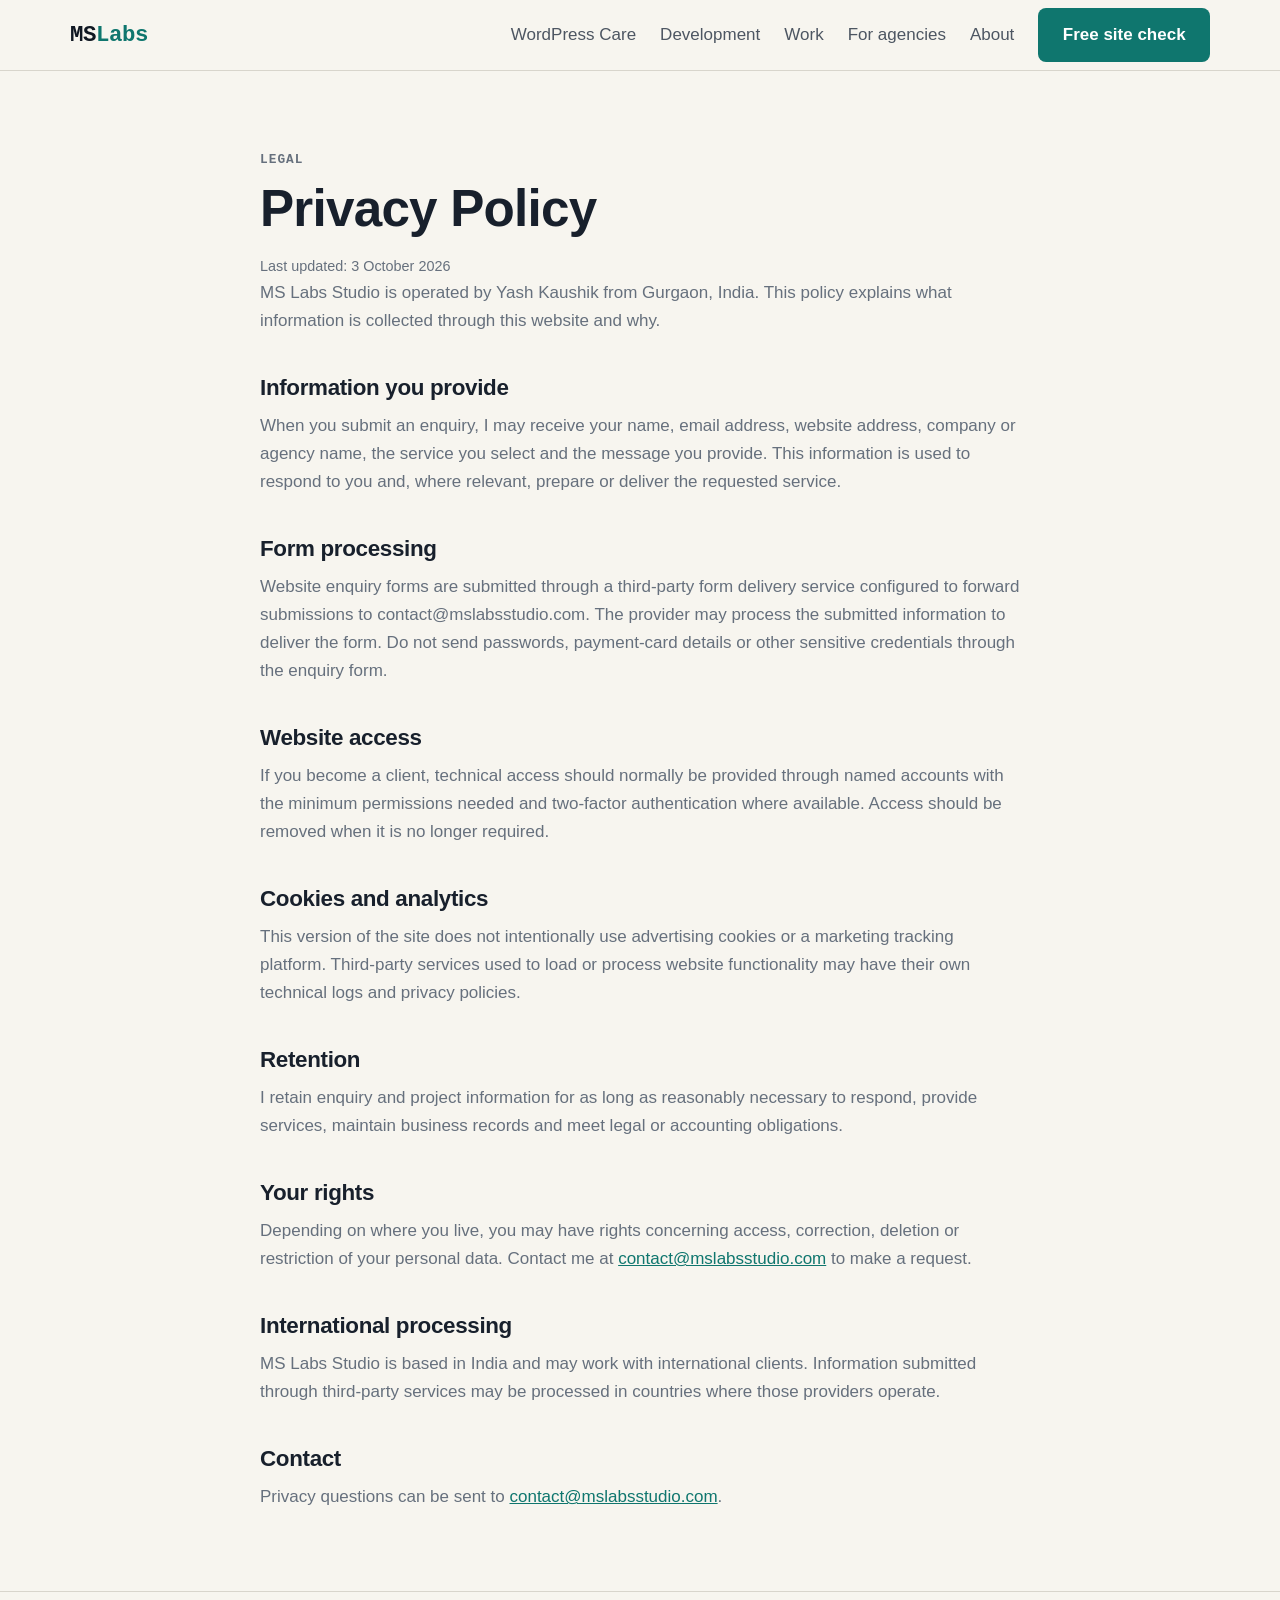
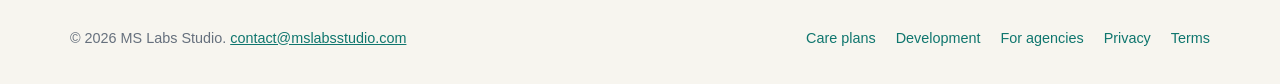
<file: privacy.html>
<!DOCTYPE html>
<html lang="en">
<head>
<meta charset="UTF-8">
<meta name="viewport" content="width=device-width, initial-scale=1.0">
<title>Privacy Policy | MS Labs Studio</title>
<meta name="description" content="How MS Labs Studio handles enquiry and website data.">
<link rel="canonical" href="https://mslabsstudio.com/privacy.html">
<meta name="theme-color" content="#101722">
<meta property="og:type" content="website">
<meta property="og:title" content="Privacy Policy | MS Labs Studio">
<meta property="og:description" content="How MS Labs Studio handles enquiry and website data.">
<meta property="og:url" content="https://mslabsstudio.com/privacy.html">
<meta property="og:image" content="https://mslabsstudio.com/og-image.png">
<meta name="twitter:card" content="summary_large_image">
<meta name="twitter:title" content="Privacy Policy | MS Labs Studio">
<meta name="twitter:description" content="How MS Labs Studio handles enquiry and website data.">
<meta name="twitter:image" content="https://mslabsstudio.com/og-image.png">
<link rel="icon" href="data:image/svg+xml,%3Csvg xmlns='http://www.w3.org/2000/svg' viewBox='0 0 64 64'%3E%3Crect width='64' height='64' rx='14' fill='%23101722'/%3E%3Ctext x='32' y='42' font-family='monospace' font-size='28' font-weight='700' text-anchor='middle' fill='%230F766E'%3EMS%3C/text%3E%3C/svg%3E">
<link rel="stylesheet" href="styles.css">

</head>
<body><a class="skip-link" href="#main">Skip to content</a><header class="site-header">
<div class="container nav">
<a class="logo" href="index.html" aria-label="MS Labs Studio, home">MS<span>Labs</span></a>
<button class="nav-toggle" id="nav-toggle" type="button" aria-expanded="false" aria-controls="nav-links">Menu</button>
<ul class="nav-links" id="nav-links">
<li><a href="wordpress-care.html">WordPress Care</a></li>
<li><a href="development.html">Development</a></li>
<li><a href="index.html#work">Work</a></li>
<li><a href="agency-partner.html">For agencies</a></li>
<li><a href="index.html#about">About</a></li>
<li><a class="btn btn-primary" href="index.html#contact" data-interest="check">Free site check</a></li>
</ul>
</div>
</header>
<main id="main"><section class="legal"><div class="container legal-copy">
<p class="eyebrow">Legal</p><h1>Privacy Policy</h1><p class="meta-note">Last updated: 3 October 2026</p>
<p>MS Labs Studio is operated by Yash Kaushik from Gurgaon, India. This policy explains what information is collected through this website and why.</p>
<h2>Information you provide</h2><p>When you submit an enquiry, I may receive your name, email address, website address, company or agency name, the service you select and the message you provide. This information is used to respond to you and, where relevant, prepare or deliver the requested service.</p>
<h2>Form processing</h2><p>Website enquiry forms are submitted through a third-party form delivery service configured to forward submissions to contact@mslabsstudio.com. The provider may process the submitted information to deliver the form. Do not send passwords, payment-card details or other sensitive credentials through the enquiry form.</p>
<h2>Website access</h2><p>If you become a client, technical access should normally be provided through named accounts with the minimum permissions needed and two-factor authentication where available. Access should be removed when it is no longer required.</p>
<h2>Cookies and analytics</h2><p>This version of the site does not intentionally use advertising cookies or a marketing tracking platform. Third-party services used to load or process website functionality may have their own technical logs and privacy policies.</p>
<h2>Retention</h2><p>I retain enquiry and project information for as long as reasonably necessary to respond, provide services, maintain business records and meet legal or accounting obligations.</p>
<h2>Your rights</h2><p>Depending on where you live, you may have rights concerning access, correction, deletion or restriction of your personal data. Contact me at <a href="mailto:contact@mslabsstudio.com">contact@mslabsstudio.com</a> to make a request.</p>
<h2>International processing</h2><p>MS Labs Studio is based in India and may work with international clients. Information submitted through third-party services may be processed in countries where those providers operate.</p>
<h2>Contact</h2><p>Privacy questions can be sent to <a href="mailto:contact@mslabsstudio.com">contact@mslabsstudio.com</a>.</p>
</div></section></main><footer class="site-footer">
<div class="container footer-inner">
<p>&copy; <span id="year">2026</span> MS Labs Studio. <a href="mailto:contact@mslabsstudio.com">contact@mslabsstudio.com</a></p>
<ul class="footer-links">
<li><a href="wordpress-care.html">Care plans</a></li>
<li><a href="development.html">Development</a></li>
<li><a href="agency-partner.html">For agencies</a></li>
<li><a href="privacy.html">Privacy</a></li>
<li><a href="terms.html">Terms</a></li>
</ul>
</div>
</footer><script src="site.js"></script></body></html>
</file>
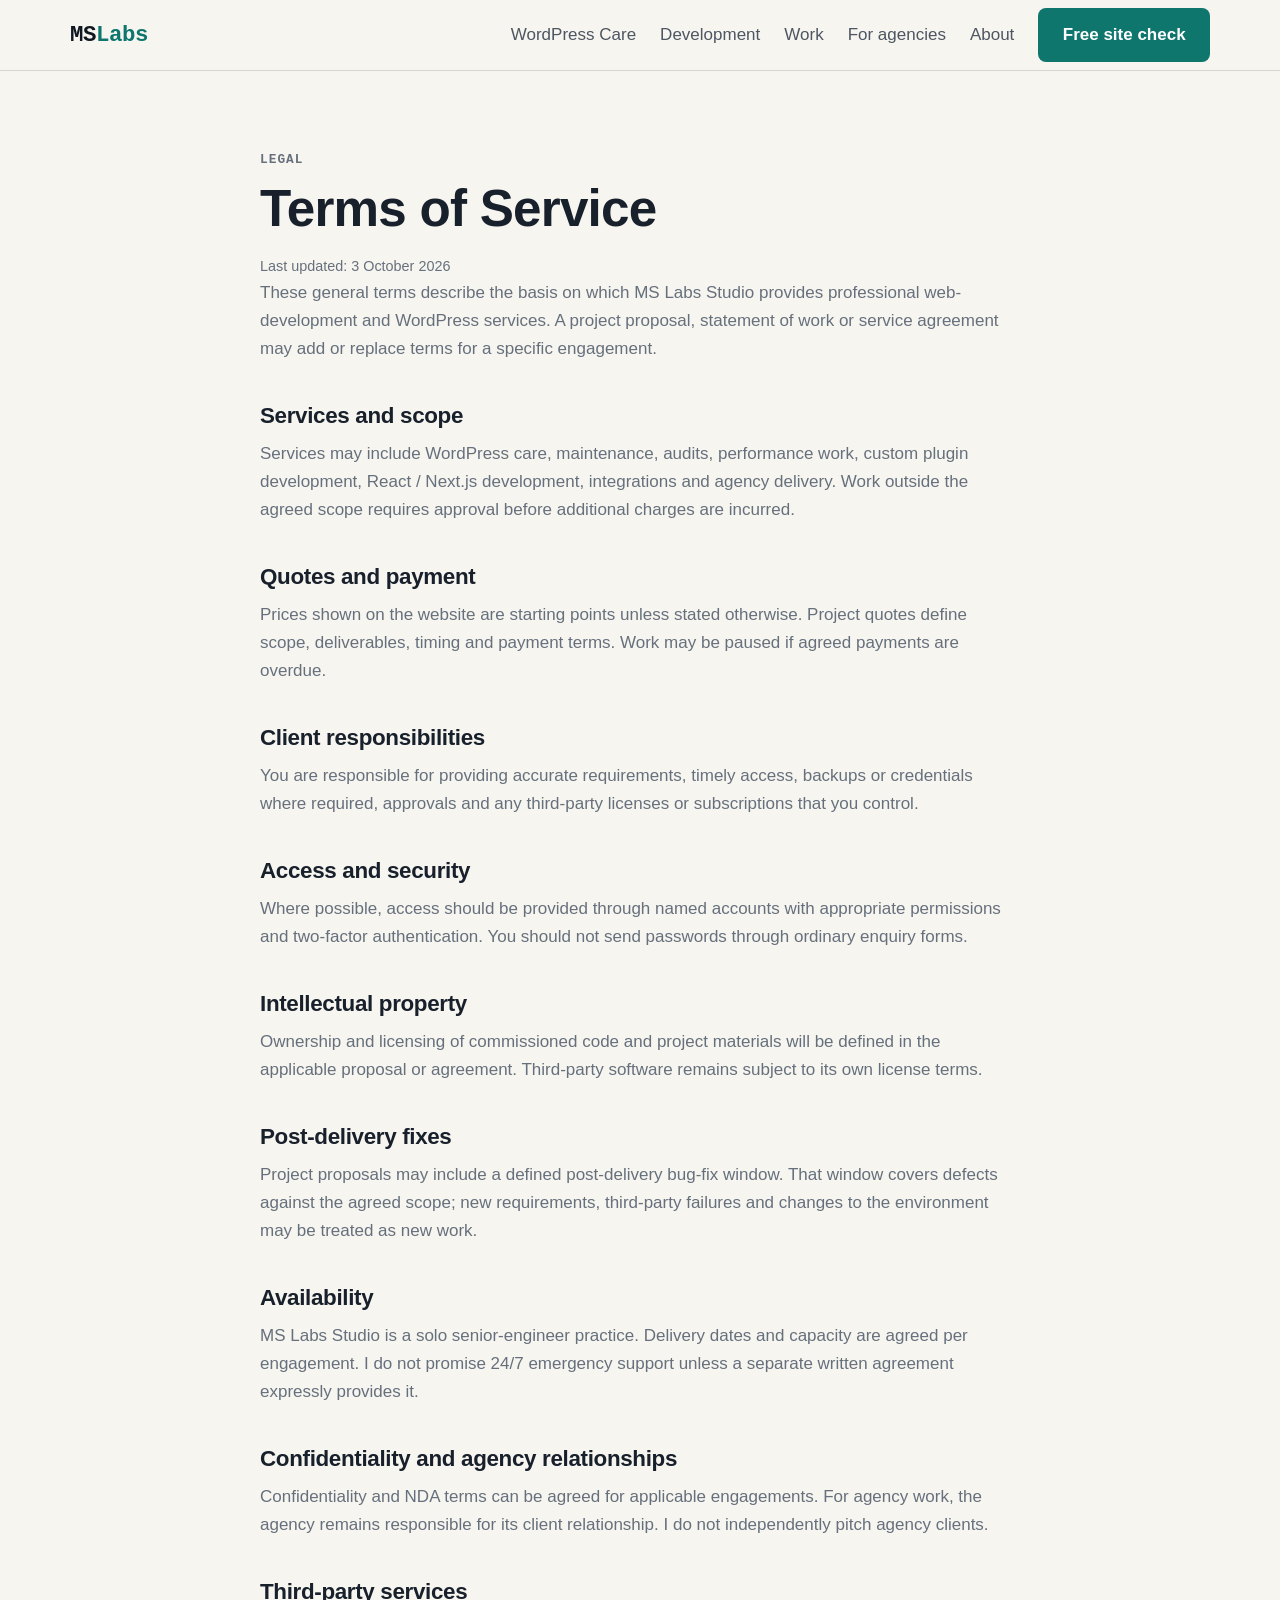
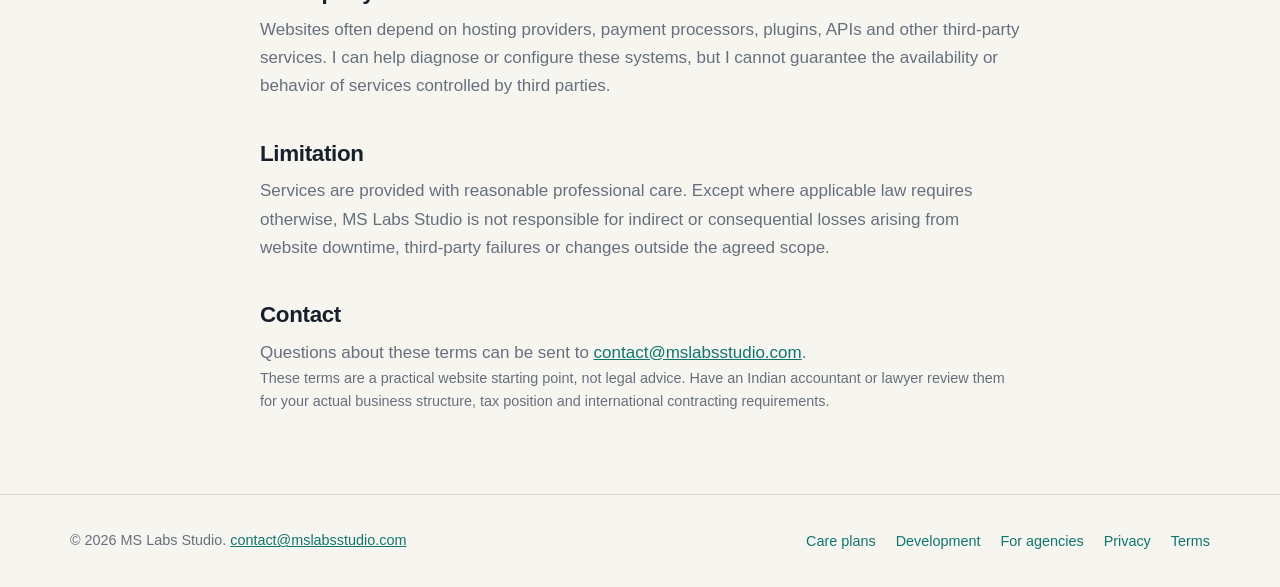
<file: terms.html>
<!DOCTYPE html>
<html lang="en">
<head>
<meta charset="UTF-8">
<meta name="viewport" content="width=device-width, initial-scale=1.0">
<title>Terms of Service | MS Labs Studio</title>
<meta name="description" content="General terms for MS Labs Studio website and professional services.">
<link rel="canonical" href="https://mslabsstudio.com/terms.html">
<meta name="theme-color" content="#101722">
<meta property="og:type" content="website">
<meta property="og:title" content="Terms of Service | MS Labs Studio">
<meta property="og:description" content="General terms for MS Labs Studio website and professional services.">
<meta property="og:url" content="https://mslabsstudio.com/terms.html">
<meta property="og:image" content="https://mslabsstudio.com/og-image.png">
<meta name="twitter:card" content="summary_large_image">
<meta name="twitter:title" content="Terms of Service | MS Labs Studio">
<meta name="twitter:description" content="General terms for MS Labs Studio website and professional services.">
<meta name="twitter:image" content="https://mslabsstudio.com/og-image.png">
<link rel="icon" href="data:image/svg+xml,%3Csvg xmlns='http://www.w3.org/2000/svg' viewBox='0 0 64 64'%3E%3Crect width='64' height='64' rx='14' fill='%23101722'/%3E%3Ctext x='32' y='42' font-family='monospace' font-size='28' font-weight='700' text-anchor='middle' fill='%230F766E'%3EMS%3C/text%3E%3C/svg%3E">
<link rel="stylesheet" href="styles.css">

</head>
<body><a class="skip-link" href="#main">Skip to content</a><header class="site-header">
<div class="container nav">
<a class="logo" href="index.html" aria-label="MS Labs Studio, home">MS<span>Labs</span></a>
<button class="nav-toggle" id="nav-toggle" type="button" aria-expanded="false" aria-controls="nav-links">Menu</button>
<ul class="nav-links" id="nav-links">
<li><a href="wordpress-care.html">WordPress Care</a></li>
<li><a href="development.html">Development</a></li>
<li><a href="index.html#work">Work</a></li>
<li><a href="agency-partner.html">For agencies</a></li>
<li><a href="index.html#about">About</a></li>
<li><a class="btn btn-primary" href="index.html#contact" data-interest="check">Free site check</a></li>
</ul>
</div>
</header>
<main id="main"><section class="legal"><div class="container legal-copy">
<p class="eyebrow">Legal</p><h1>Terms of Service</h1><p class="meta-note">Last updated: 3 October 2026</p>
<p>These general terms describe the basis on which MS Labs Studio provides professional web-development and WordPress services. A project proposal, statement of work or service agreement may add or replace terms for a specific engagement.</p>
<h2>Services and scope</h2><p>Services may include WordPress care, maintenance, audits, performance work, custom plugin development, React / Next.js development, integrations and agency delivery. Work outside the agreed scope requires approval before additional charges are incurred.</p>
<h2>Quotes and payment</h2><p>Prices shown on the website are starting points unless stated otherwise. Project quotes define scope, deliverables, timing and payment terms. Work may be paused if agreed payments are overdue.</p>
<h2>Client responsibilities</h2><p>You are responsible for providing accurate requirements, timely access, backups or credentials where required, approvals and any third-party licenses or subscriptions that you control.</p>
<h2>Access and security</h2><p>Where possible, access should be provided through named accounts with appropriate permissions and two-factor authentication. You should not send passwords through ordinary enquiry forms.</p>
<h2>Intellectual property</h2><p>Ownership and licensing of commissioned code and project materials will be defined in the applicable proposal or agreement. Third-party software remains subject to its own license terms.</p>
<h2>Post-delivery fixes</h2><p>Project proposals may include a defined post-delivery bug-fix window. That window covers defects against the agreed scope; new requirements, third-party failures and changes to the environment may be treated as new work.</p>
<h2>Availability</h2><p>MS Labs Studio is a solo senior-engineer practice. Delivery dates and capacity are agreed per engagement. I do not promise 24/7 emergency support unless a separate written agreement expressly provides it.</p>
<h2>Confidentiality and agency relationships</h2><p>Confidentiality and NDA terms can be agreed for applicable engagements. For agency work, the agency remains responsible for its client relationship. I do not independently pitch agency clients.</p>
<h2>Third-party services</h2><p>Websites often depend on hosting providers, payment processors, plugins, APIs and other third-party services. I can help diagnose or configure these systems, but I cannot guarantee the availability or behavior of services controlled by third parties.</p>
<h2>Limitation</h2><p>Services are provided with reasonable professional care. Except where applicable law requires otherwise, MS Labs Studio is not responsible for indirect or consequential losses arising from website downtime, third-party failures or changes outside the agreed scope.</p>
<h2>Contact</h2><p>Questions about these terms can be sent to <a href="mailto:contact@mslabsstudio.com">contact@mslabsstudio.com</a>.</p>
<p class="meta-note">These terms are a practical website starting point, not legal advice. Have an Indian accountant or lawyer review them for your actual business structure, tax position and international contracting requirements.</p>
</div></section></main><footer class="site-footer">
<div class="container footer-inner">
<p>&copy; <span id="year">2026</span> MS Labs Studio. <a href="mailto:contact@mslabsstudio.com">contact@mslabsstudio.com</a></p>
<ul class="footer-links">
<li><a href="wordpress-care.html">Care plans</a></li>
<li><a href="development.html">Development</a></li>
<li><a href="agency-partner.html">For agencies</a></li>
<li><a href="privacy.html">Privacy</a></li>
<li><a href="terms.html">Terms</a></li>
</ul>
</div>
</footer><script src="site.js"></script></body></html>
</file>
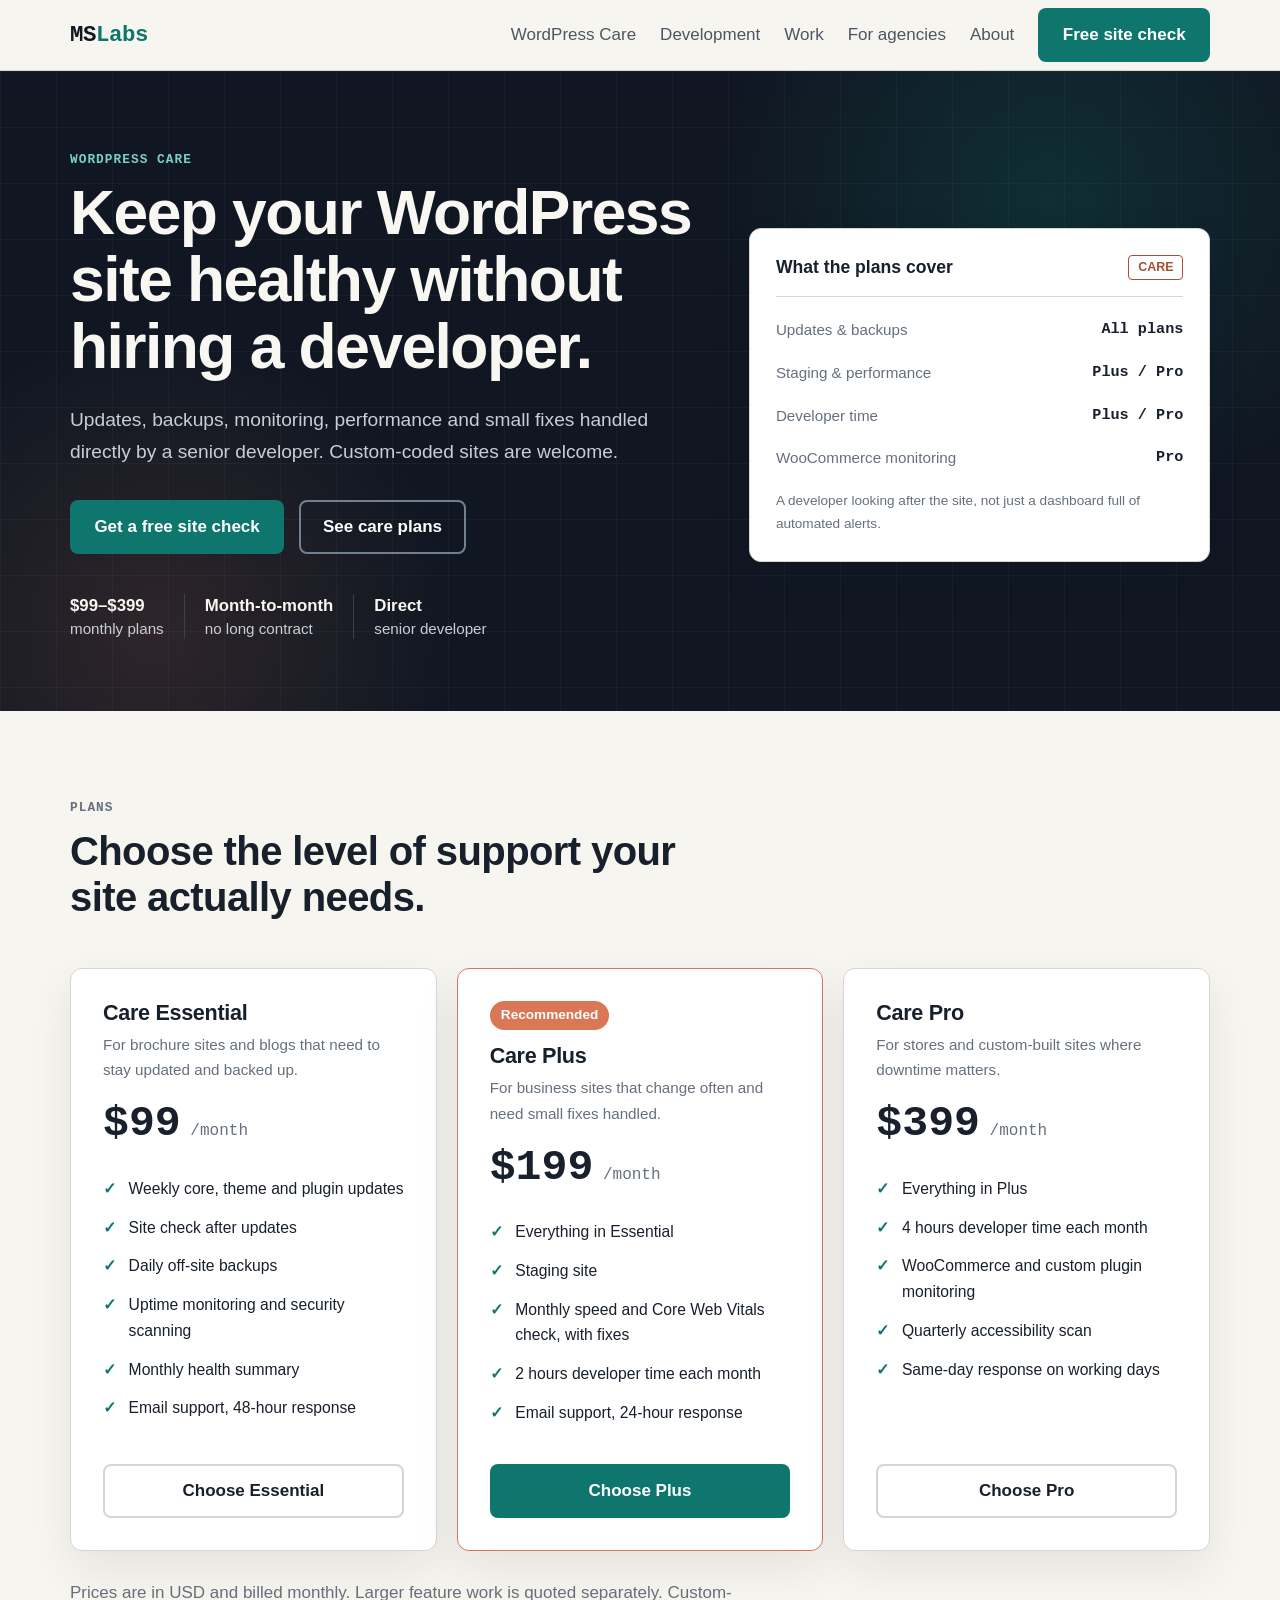
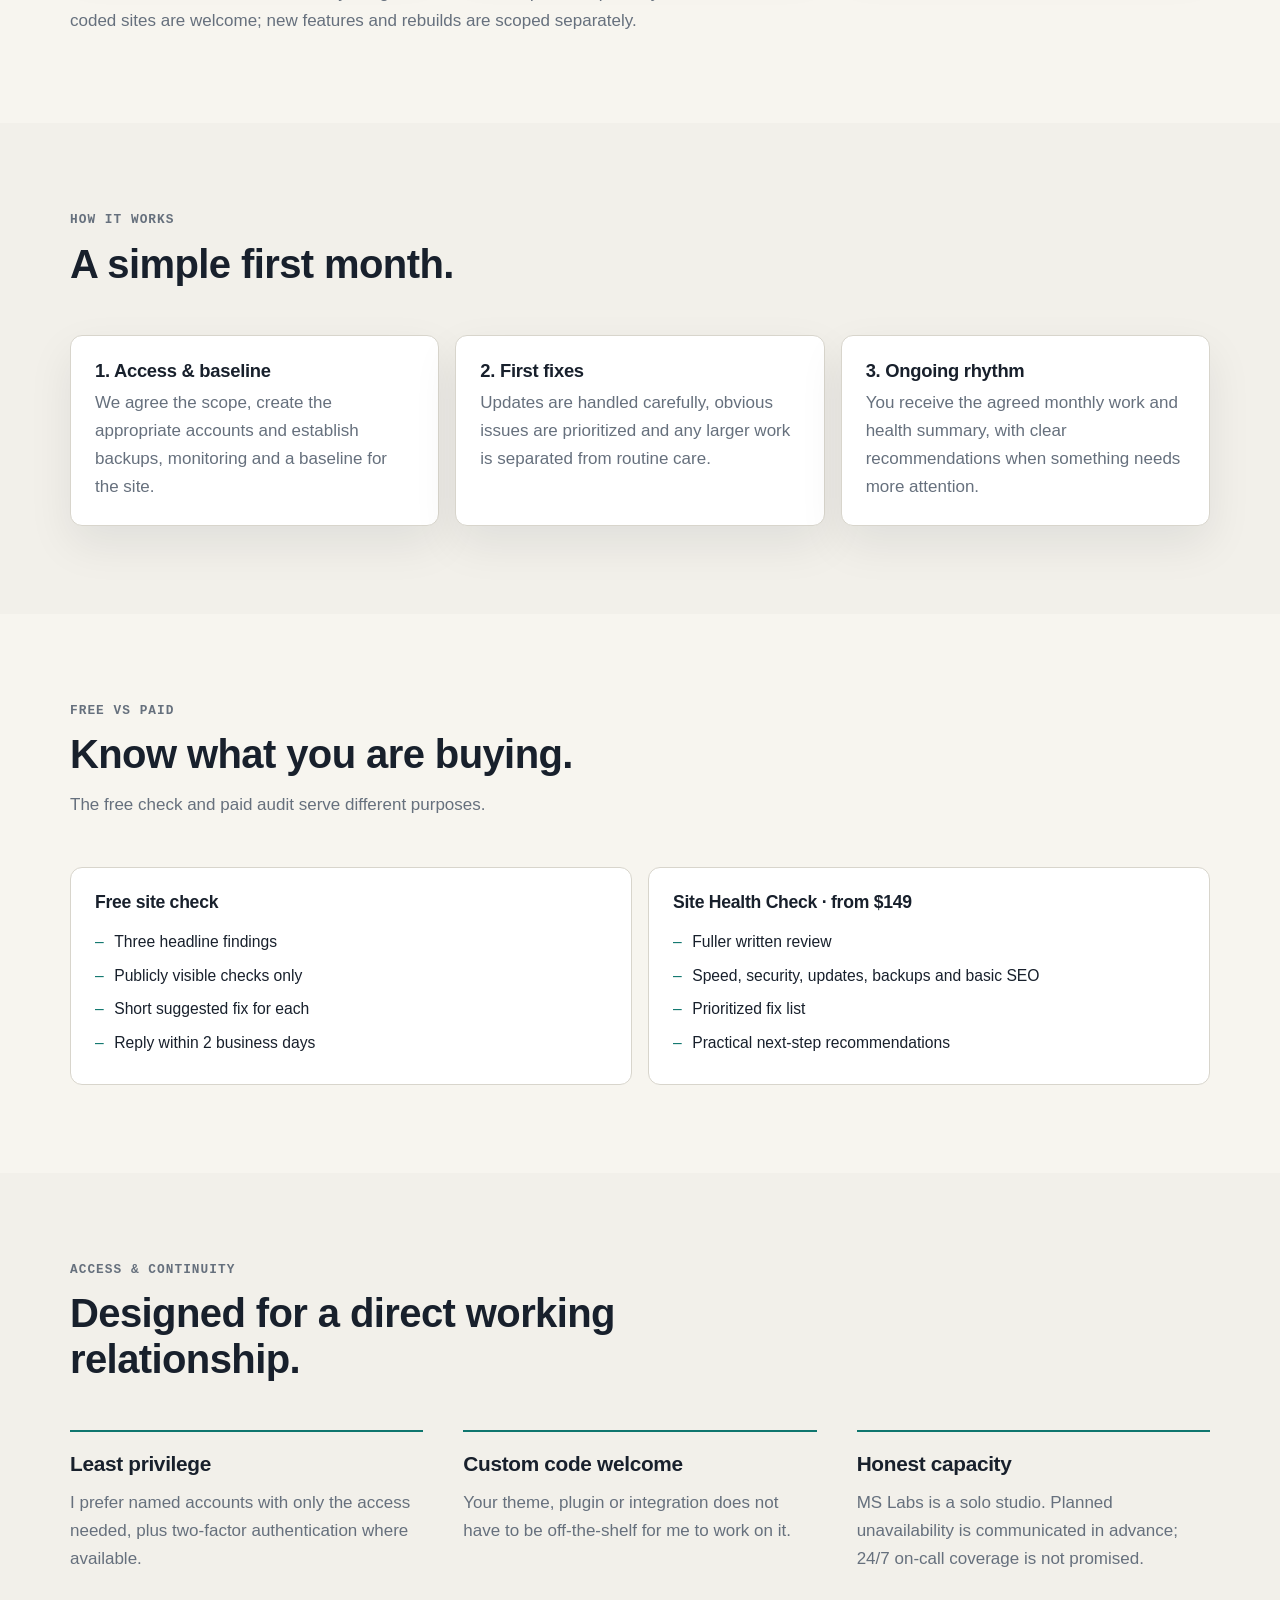
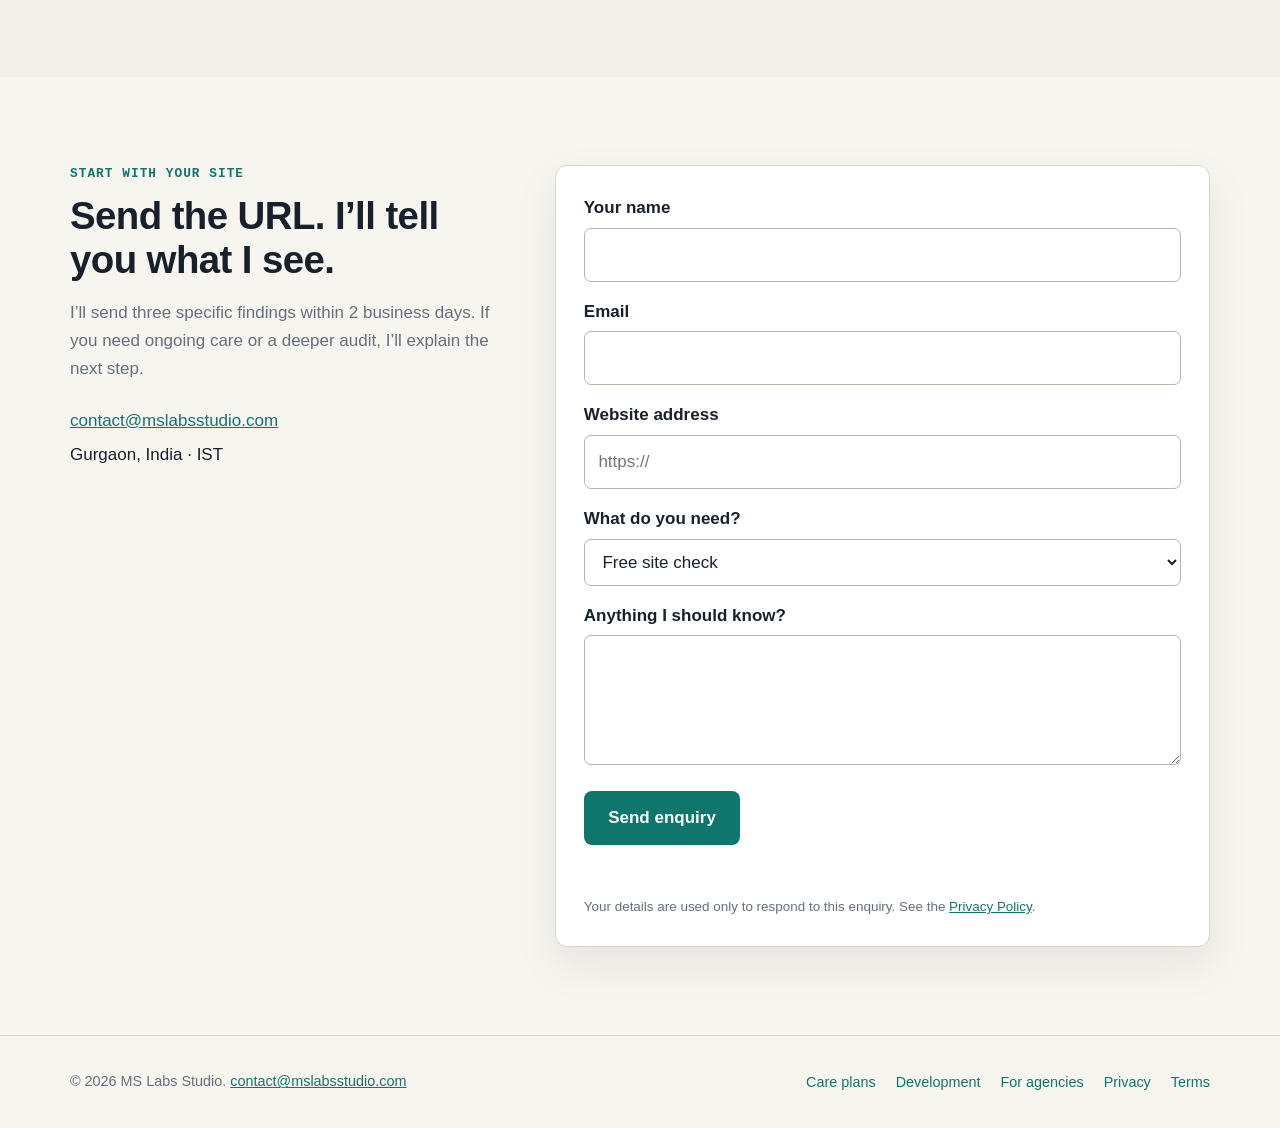
<file: wordpress-care.html>
<!DOCTYPE html>
<html lang="en">
<head>
<meta charset="UTF-8">
<meta name="viewport" content="width=device-width, initial-scale=1.0">
<title>WordPress Care Plans &amp; Maintenance | MS Labs Studio</title>
<meta name="description" content="Developer-led WordPress care plans, maintenance, performance fixes and custom-code support for businesses and site owners.">
<link rel="canonical" href="https://mslabsstudio.com/wordpress-care.html">
<meta name="theme-color" content="#101722">
<meta property="og:type" content="website">
<meta property="og:title" content="WordPress Care Plans &amp; Maintenance | MS Labs Studio">
<meta property="og:description" content="Developer-led WordPress care plans, maintenance, performance fixes and custom-code support for businesses and site owners.">
<meta property="og:url" content="https://mslabsstudio.com/wordpress-care.html">
<meta property="og:image" content="https://mslabsstudio.com/og-image.png">
<meta name="twitter:card" content="summary_large_image">
<meta name="twitter:title" content="WordPress Care Plans &amp; Maintenance | MS Labs Studio">
<meta name="twitter:description" content="Developer-led WordPress care plans, maintenance, performance fixes and custom-code support for businesses and site owners.">
<meta name="twitter:image" content="https://mslabsstudio.com/og-image.png">
<link rel="icon" href="data:image/svg+xml,%3Csvg xmlns='http://www.w3.org/2000/svg' viewBox='0 0 64 64'%3E%3Crect width='64' height='64' rx='14' fill='%23101722'/%3E%3Ctext x='32' y='42' font-family='monospace' font-size='28' font-weight='700' text-anchor='middle' fill='%230F766E'%3EMS%3C/text%3E%3C/svg%3E">
<link rel="stylesheet" href="styles.css">
<script type="application/ld+json">{
  "@context": "https://schema.org",
  "@type": "Service",
  "name": "WordPress Care Plans",
  "provider": {
    "@type": "ProfessionalService",
    "name": "MS Labs Studio",
    "url": "https://mslabsstudio.com/"
  },
  "areaServed": [
    "United States",
    "United Kingdom",
    "Europe"
  ]
}</script>
</head>
<body><a class="skip-link" href="#main">Skip to content</a><header class="site-header">
<div class="container nav">
<a class="logo" href="index.html" aria-label="MS Labs Studio, home">MS<span>Labs</span></a>
<button class="nav-toggle" id="nav-toggle" type="button" aria-expanded="false" aria-controls="nav-links">Menu</button>
<ul class="nav-links" id="nav-links">
<li><a href="wordpress-care.html">WordPress Care</a></li>
<li><a href="development.html">Development</a></li>
<li><a href="index.html#work">Work</a></li>
<li><a href="agency-partner.html">For agencies</a></li>
<li><a href="index.html#about">About</a></li>
<li><a class="btn btn-primary" href="index.html#contact" data-interest="check">Free site check</a></li>
</ul>
</div>
</header>
<main id="main">
<section class="hero"><div class="container hero-grid"><div><p class="eyebrow">WordPress Care</p><h1>Keep your WordPress site healthy without hiring a developer.</h1><p class="hero-lead">Updates, backups, monitoring, performance and small fixes handled directly by a senior developer. Custom-coded sites are welcome.</p><div class="hero-actions"><a class="btn btn-primary" href="index.html#contact" data-interest="check">Get a free site check</a><a class="btn btn-ghost" href="#plans">See care plans</a></div><ul class="proof"><li><strong>$99–$399</strong>monthly plans</li><li><strong>Month-to-month</strong>no long contract</li><li><strong>Direct</strong>senior developer</li></ul></div><aside class="report"><div class="report-head"><h2>What the plans cover</h2><span class="tag-sample">CARE</span></div><div class="report-row"><div class="report-line"><span>Updates & backups</span><span>All plans</span></div></div><div class="report-row"><div class="report-line"><span>Staging & performance</span><span>Plus / Pro</span></div></div><div class="report-row"><div class="report-line"><span>Developer time</span><span>Plus / Pro</span></div></div><div class="report-row"><div class="report-line"><span>WooCommerce monitoring</span><span>Pro</span></div></div><p class="report-note">A developer looking after the site, not just a dashboard full of automated alerts.</p></aside></div></section>
<section class="band" id="plans"><div class="container"><div class="section-head"><p class="eyebrow">Plans</p><h2>Choose the level of support your site actually needs.</h2></div><div class="plans">
<article class="plan"><h3>Care Essential</h3><p class="plan-for">For brochure sites and blogs that need to stay updated and backed up.</p><p class="price">$99<small> /month</small></p><ul class="ticks"><li>Weekly core, theme and plugin updates</li><li>Site check after updates</li><li>Daily off-site backups</li><li>Uptime monitoring and security scanning</li><li>Monthly health summary</li><li>Email support, 48-hour response</li></ul><a class="btn btn-ghost" href="index.html#contact" data-interest="essential">Choose Essential</a></article>
<article class="plan plan-recommended"><span class="badge">Recommended</span><h3>Care Plus</h3><p class="plan-for">For business sites that change often and need small fixes handled.</p><p class="price">$199<small> /month</small></p><ul class="ticks"><li>Everything in Essential</li><li>Staging site</li><li>Monthly speed and Core Web Vitals check, with fixes</li><li>2 hours developer time each month</li><li>Email support, 24-hour response</li></ul><a class="btn btn-primary" href="index.html#contact" data-interest="plus">Choose Plus</a></article>
<article class="plan"><h3>Care Pro</h3><p class="plan-for">For stores and custom-built sites where downtime matters.</p><p class="price">$399<small> /month</small></p><ul class="ticks"><li>Everything in Plus</li><li>4 hours developer time each month</li><li>WooCommerce and custom plugin monitoring</li><li>Quarterly accessibility scan</li><li>Same-day response on working days</li></ul><a class="btn btn-ghost" href="index.html#contact" data-interest="pro">Choose Pro</a></article>
</div><p class="plans-note">Prices are in USD and billed monthly. Larger feature work is quoted separately. Custom-coded sites are welcome; new features and rebuilds are scoped separately.</p></div></section>
<section class="band band-alt"><div class="container"><div class="section-head"><p class="eyebrow">How it works</p><h2>A simple first month.</h2></div><div class="engagements">
<div class="engagement-card"><h3>1. Access & baseline</h3><p>We agree the scope, create the appropriate accounts and establish backups, monitoring and a baseline for the site.</p></div>
<div class="engagement-card"><h3>2. First fixes</h3><p>Updates are handled carefully, obvious issues are prioritized and any larger work is separated from routine care.</p></div>
<div class="engagement-card"><h3>3. Ongoing rhythm</h3><p>You receive the agreed monthly work and health summary, with clear recommendations when something needs more attention.</p></div>
</div></div></section>
<section class="band"><div class="container"><div class="section-head"><p class="eyebrow">Free vs paid</p><h2>Know what you are buying.</h2><p>The free check and paid audit serve different purposes.</p></div><div class="split-list"><div><h3>Free site check</h3><ul class="dash"><li>Three headline findings</li><li>Publicly visible checks only</li><li>Short suggested fix for each</li><li>Reply within 2 business days</li></ul></div><div><h3>Site Health Check · from $149</h3><ul class="dash"><li>Fuller written review</li><li>Speed, security, updates, backups and basic SEO</li><li>Prioritized fix list</li><li>Practical next-step recommendations</li></ul></div></div></div></section>
<section class="band band-alt"><div class="container"><div class="section-head"><p class="eyebrow">Access & continuity</p><h2>Designed for a direct working relationship.</h2></div><div class="cols3"><div class="col"><h3>Least privilege</h3><p>I prefer named accounts with only the access needed, plus two-factor authentication where available.</p></div><div class="col"><h3>Custom code welcome</h3><p>Your theme, plugin or integration does not have to be off-the-shelf for me to work on it.</p></div><div class="col"><h3>Honest capacity</h3><p>MS Labs is a solo studio. Planned unavailability is communicated in advance; 24/7 on-call coverage is not promised.</p></div></div></div></section>
<section class="band" id="contact"><div class="container contact-grid"><div class="contact-info"><p class="eyebrow">Start with your site</p><h2>Send the URL. I’ll tell you what I see.</h2><p>I’ll send three specific findings within 2 business days. If you need ongoing care or a deeper audit, I’ll explain the next step.</p><ul class="contact-list"><li><a href="mailto:contact@mslabsstudio.com">contact@mslabsstudio.com</a></li><li>Gurgaon, India · IST</li></ul></div><form class="contact-form" id="contact-form" novalidate>
<div class="field"><label for="name">Your name</label><input id="name" name="name" type="text" autocomplete="name" required></div>
<div class="field"><label for="email">Email</label><input id="email" name="email" type="email" autocomplete="email" required></div>
<div class="field"><label for="website">Website address</label><input id="website" name="website" type="url" placeholder="https://" autocomplete="url"></div>
<div class="field"><label for="interest">What do you need?</label><select id="interest" name="interest">
<option value="check">Free site check</option><option value="essential">Care Essential ($99/month)</option><option value="plus">Care Plus ($199/month)</option><option value="pro">Care Pro ($399/month)</option><option value="fix">A one-time fix</option><option value="agency">Working together as an agency</option><option value="project">A custom development project</option>
</select></div>
<div class="field"><label for="message">Anything I should know?</label><textarea id="message" name="message"></textarea></div>
<div class="hp"><label for="website-url-trap">Website URL (leave empty)<input id="website-url-trap" name="website_url_trap" type="text" tabindex="-1" autocomplete="off"></label></div>
<button class="btn btn-primary" type="submit">Send enquiry</button>
<p class="form-status" id="form-status" role="status" aria-live="polite"></p>
<p class="privacy">Your details are used only to respond to this enquiry. See the <a href="privacy.html">Privacy Policy</a>.</p>
</form></div></section>
</main><footer class="site-footer">
<div class="container footer-inner">
<p>&copy; <span id="year">2026</span> MS Labs Studio. <a href="mailto:contact@mslabsstudio.com">contact@mslabsstudio.com</a></p>
<ul class="footer-links">
<li><a href="wordpress-care.html">Care plans</a></li>
<li><a href="development.html">Development</a></li>
<li><a href="agency-partner.html">For agencies</a></li>
<li><a href="privacy.html">Privacy</a></li>
<li><a href="terms.html">Terms</a></li>
</ul>
</div>
</footer><script src="site.js"></script></body></html>
</file>
<file: styles.css>
:root {
  --ink: #101722;
  --ink-2: #18202c;
  --cream: #f7f5ef;
  --cream-2: #f2f0ea;
  --panel: #ffffff;
  --line: #d8d5cc;
  --text: #18202c;
  --muted: #66707d;
  --teal: #0f766e;
  --teal-hover: #0b5f59;
  --terracotta: #d97757;
  --terracotta-dark: #a94f34;
  --hero-text: #f8f7f2;
  --hero-muted: #c8ced6;
  --hero-line: #344252;
  --success: #166534;
  --error: #b42318;
  --on-teal: #ffffff;
}
* {
  box-sizing: border-box;
}
html {
  scroll-padding-top: 5rem;
}
@media (prefers-reduced-motion: no-preference) {
  html {
    scroll-behavior: smooth;
  }
}
body {
  margin: 0;
  font-family: Inter, -apple-system, BlinkMacSystemFont, "Segoe UI", sans-serif;
  font-size: 1.0625rem;
  line-height: 1.65;
  color: var(--text);
  background: var(--cream);
  overflow-x: hidden;
}
h1,
h2,
h3 {
  margin: 0;
  line-height: 1.15;
  letter-spacing: -0.015em;
}
p {
  margin: 0;
}
a {
  color: var(--teal);
}
a:hover {
  color: var(--teal-hover);
}
:focus-visible {
  outline: 3px solid var(--terracotta);
  outline-offset: 3px;
  border-radius: 4px;
}
.container {
  width: min(1140px, 100% - 2.5rem);
  margin-inline: auto;
}
.skip-link {
  position: absolute;
  left: 1rem;
  top: -4rem;
  background: var(--teal);
  color: #fff;
  padding: 0.75rem 1rem;
  border-radius: 6px;
  font-weight: 700;
  z-index: 200;
  text-decoration: none;
}
.skip-link:focus {
  top: 1rem;
}

/* Buttons */
.btn {
  display: inline-flex;
  align-items: center;
  justify-content: center;
  min-height: 46px;
  padding: 0.7rem 1.4rem;
  border: 2px solid transparent;
  border-radius: 8px;
  font: inherit;
  font-weight: 700;
  text-decoration: none;
  cursor: pointer;
  transition: background-color 0.2s, border-color 0.2s, color 0.2s;
}
.btn-primary {
  background: var(--teal);
  color: var(--on-teal);
}
.btn-primary:hover {
  background: var(--teal-hover);
  color: #fff;
}
.btn-ghost {
  border-color: var(--line);
  color: var(--text);
  background: transparent;
}
.btn-ghost:hover {
  border-color: var(--teal);
  color: var(--teal-hover);
}
.hero .btn-ghost,
.dark-band .btn-ghost {
  border-color: #718090;
  color: #fff;
}
.hero .btn-ghost:hover,
.dark-band .btn-ghost:hover {
  border-color: #7ccfc8;
  color: #fff;
}

/* Header */
.site-header {
  position: sticky;
  top: 0;
  z-index: 100;
  background: rgba(247, 245, 239, 0.97);
  backdrop-filter: blur(8px);
  border-bottom: 1px solid var(--line);
}
.nav {
  display: flex;
  align-items: center;
  justify-content: space-between;
  gap: 1.5rem;
  min-height: 70px;
}
.logo {
  font-family: "Space Mono", ui-monospace, SFMono-Regular, Menlo, monospace;
  font-size: 1.4rem;
  font-weight: 700;
  color: var(--ink);
  text-decoration: none;
  letter-spacing: -0.02em;
}
.logo span {
  color: var(--teal);
}
.logo:hover {
  color: var(--ink);
}
.nav-links {
  display: flex;
  align-items: center;
  gap: 1.5rem;
  margin: 0;
  padding: 0;
  list-style: none;
}
.nav-links a:not(.btn) {
  color: #4d5662;
  text-decoration: none;
  font-weight: 500;
}
.nav-links a:not(.btn):hover {
  color: var(--ink);
}
.nav-toggle {
  display: none;
  min-height: 44px;
  padding: 0.5rem 1rem;
  background: var(--cream);
  color: var(--ink);
  border: 2px solid var(--line);
  border-radius: 8px;
  font: inherit;
  font-weight: 600;
  cursor: pointer;
}

/* Layout */
.band {
  padding-block: 5.5rem;
}
.band-alt {
  background: var(--cream-2);
}
.dark-band {
  background: var(--ink);
  color: var(--hero-text);
}
.section-head {
  max-width: 42rem;
  margin-bottom: 3rem;
}
.section-head h2 {
  font-size: clamp(1.8rem, 3.2vw, 2.5rem);
  margin-bottom: 0.9rem;
}
.section-head p {
  color: var(--muted);
  max-width: 65ch;
}
.eyebrow {
  margin-bottom: 0.7rem;
  font-family: "Space Mono", ui-monospace, monospace;
  font-size: 0.8rem;
  line-height: 1.4;
  font-weight: 700;
  letter-spacing: 0.08em;
  text-transform: uppercase;
  color: var(--teal);
}
.dark-band .eyebrow,
.hero .eyebrow {
  color: #7ccfc8;
}

/* Hero */
.hero {
  padding-block: 5rem 4.5rem;
  background-color: var(--ink);
  color: var(--hero-text);
  background-image: radial-gradient(
      circle at 82% 20%,
      rgba(15, 118, 110, 0.24),
      transparent 28%
    ),
    radial-gradient(
      circle at 12% 88%,
      rgba(217, 119, 87, 0.15),
      transparent 24%
    ),
    linear-gradient(rgba(255, 255, 255, 0.035) 1px, transparent 1px),
    linear-gradient(90deg, rgba(255, 255, 255, 0.035) 1px, transparent 1px);
  background-size: auto, auto, 56px 56px, 56px 56px;
}
.hero-grid {
  display: grid;
  grid-template-columns: 1.15fr 0.85fr;
  gap: 3.5rem;
  align-items: center;
}
.hero h1 {
  font-size: clamp(2.4rem, 5vw, 3.9rem);
  font-weight: 700;
  letter-spacing: -0.025em;
  line-height: 1.07;
  margin-bottom: 1.5rem;
}
.hero-lead {
  color: var(--hero-muted);
  font-size: 1.2rem;
  max-width: 58ch;
  margin-bottom: 2rem;
}
.hero-actions {
  display: flex;
  flex-wrap: wrap;
  gap: 0.9rem;
  margin-bottom: 2.5rem;
}
.proof {
  display: grid;
  grid-template-columns: repeat(3, auto);
  justify-content: start;
  gap: 0;
  margin: 0;
  padding: 0;
  list-style: none;
}
.proof li {
  padding-inline: 1.25rem;
  border-left: 1px solid var(--hero-line);
  color: var(--hero-muted);
  font-size: 0.95rem;
  line-height: 1.4;
}
.proof li:first-child {
  padding-left: 0;
  border-left: 0;
}
.proof strong {
  display: block;
  color: var(--hero-text);
  font-size: 1.05rem;
}
.hero .proof li {
  color: var(--hero-muted);
}
.hero .proof strong {
  color: var(--hero-text);
}

/* Cards */
.report,
.plan,
.agency-copy,
.contact-form,
.feature-card,
.step-card,
.engagement-card {
  background: var(--panel);
  border: 1px solid var(--line);
  box-shadow: 0 18px 45px rgba(16, 23, 34, 0.08);
  border-radius: 12px;
}
.report {
  padding: 1.6rem;
  color: var(--text);
}
.report-head {
  display: flex;
  align-items: center;
  justify-content: space-between;
  gap: 1rem;
  margin-bottom: 1.25rem;
  padding-bottom: 1rem;
  border-bottom: 1px solid var(--line);
}
.report-head h2 {
  font-size: 1.1rem;
  letter-spacing: 0;
}
.tag-sample {
  border: 1px solid var(--terracotta-dark);
  color: var(--terracotta-dark);
  border-radius: 4px;
  padding: 0.1rem 0.55rem;
  font-size: 0.78rem;
  font-weight: 700;
  white-space: nowrap;
}
.report-row {
  margin-bottom: 1.1rem;
}
.report-line {
  display: flex;
  justify-content: space-between;
  gap: 1rem;
  font-size: 0.95rem;
}
.report-line span:first-child {
  color: var(--muted);
}
.report-line span:last-child {
  font-family: "Space Mono", ui-monospace, monospace;
  font-weight: 700;
}
.meter {
  height: 6px;
  margin-top: 0.45rem;
  background: #e7e4dc;
  border-radius: 3px;
  overflow: hidden;
}
.meter span {
  display: block;
  height: 100%;
  width: var(--w);
  background: var(--teal);
  border-radius: 3px;
}
.report-note {
  margin-top: 1.25rem;
  color: var(--muted);
  font-size: 0.85rem;
}

/* Plans */
.plans {
  display: grid;
  grid-template-columns: repeat(3, 1fr);
  gap: 1.25rem;
  align-items: stretch;
}
.plan {
  display: flex;
  flex-direction: column;
  padding: 2rem;
}
.plan-recommended {
  border-color: var(--terracotta);
}
.badge {
  align-self: flex-start;
  margin-bottom: 0.9rem;
  padding: 0.2rem 0.7rem;
  background: var(--terracotta);
  color: #fff;
  border-radius: 999px;
  font-size: 0.85rem;
  font-weight: 700;
}
.plan h3 {
  font-size: 1.35rem;
  margin-bottom: 0.4rem;
}
.plan-for {
  color: var(--muted);
  font-size: 0.95rem;
  margin-bottom: 1.25rem;
  min-height: 3em;
}
.price {
  font-family: "Space Mono", ui-monospace, monospace;
  font-size: 2.7rem;
  font-weight: 700;
  line-height: 1;
  margin-bottom: 1.5rem;
}
.price small {
  font-family: inherit;
  font-size: 1rem;
  font-weight: 400;
  color: var(--muted);
}
.ticks {
  list-style: none;
  margin: 0 0 2rem;
  padding: 0;
  flex: 1;
}
.ticks li {
  position: relative;
  padding: 0.4rem 0 0.4rem 1.6rem;
  font-size: 0.98rem;
}
.ticks li::before {
  content: "✓";
  position: absolute;
  left: 0;
  color: var(--teal);
  font-weight: 700;
}
.plans-note {
  margin-top: 1.75rem;
  color: var(--muted);
  max-width: 72ch;
}

/* Fixes */
.fixes {
  list-style: none;
  margin: 0;
  padding: 0;
  border-top: 1px solid var(--line);
}
.fixes li {
  display: grid;
  grid-template-columns: 1.1fr 1.7fr auto auto;
  gap: 1.5rem;
  align-items: center;
  padding: 1.4rem 0;
  border-bottom: 1px solid var(--line);
}
.fixes h3 {
  font-size: 1.1rem;
  letter-spacing: 0;
}
.fixes p {
  color: var(--muted);
  font-size: 0.98rem;
}
.fix-price {
  font-family: "Space Mono", ui-monospace, monospace;
  font-weight: 700;
  white-space: nowrap;
}
.fix-link {
  font-weight: 700;
  white-space: nowrap;
}
.fixes-note {
  margin-top: 1.5rem;
  color: var(--muted);
}

/* Columns */
.cols3 {
  display: grid;
  grid-template-columns: repeat(3, 1fr);
  gap: 2.5rem;
}
.col {
  padding-top: 1.25rem;
  border-top: 2px solid var(--teal);
}
.col h3 {
  font-size: 1.3rem;
  margin-bottom: 0.8rem;
}
.col p {
  color: var(--muted);
  margin-bottom: 1rem;
}
.dash {
  list-style: none;
  margin: 0;
  padding: 0;
}
.dash li {
  position: relative;
  padding: 0.25rem 0 0.25rem 1.2rem;
  font-size: 0.98rem;
}
.dash li::before {
  content: "–";
  position: absolute;
  left: 0;
  color: var(--teal);
}

/* Work */
.work-item {
  display: grid;
  grid-template-columns: 220px 1fr;
  gap: 2rem;
  padding-block: 2.25rem;
  border-top: 1px solid var(--line);
}
.work-item:last-child {
  border-bottom: 1px solid var(--line);
}
.work-client strong {
  display: block;
  font-size: 1.15rem;
}
.work-client span {
  color: var(--muted);
  font-size: 0.95rem;
}
.work-body h3 {
  font-size: 1.25rem;
  margin-bottom: 0.7rem;
}
.work-body p {
  color: var(--muted);
  margin-bottom: 1rem;
}
.stack {
  display: flex;
  flex-wrap: wrap;
  gap: 0.45rem;
  list-style: none;
  margin: 0;
  padding: 0;
}
.stack li {
  background: #edeae3;
  color: #4d5662;
  padding: 0.22rem 0.6rem;
  border-radius: 4px;
  font-size: 0.82rem;
  font-weight: 600;
}
.outcomes {
  display: flex;
  flex-wrap: wrap;
  gap: 1.5rem;
  list-style: none;
  margin: 1rem 0 0;
  padding: 0;
}
.outcomes li {
  font-size: 0.9rem;
  color: var(--muted);
}
.outcomes strong {
  display: block;
  color: var(--teal);
  font-size: 1rem;
}

/* Agency teaser / pages */
.agency-grid {
  display: grid;
  grid-template-columns: repeat(2, 1fr);
  gap: 1rem;
}
.agency-copy {
  padding: 1.5rem;
}
.agency-copy h3 {
  font-size: 1.2rem;
  margin-bottom: 1rem;
}
.agency-cta {
  display: flex;
  justify-content: space-between;
  align-items: center;
  gap: 2rem;
  padding: 1.75rem 2rem;
  border: 1px solid var(--teal);
  border-radius: 12px;
  background: rgba(15, 118, 110, 0.055);
  margin-top: 2rem;
}
.agency-cta h3 {
  margin-bottom: 0.35rem;
}
.agency-cta p {
  color: var(--muted);
}
.button-row {
  display: flex;
  flex-wrap: wrap;
  gap: 0.75rem;
}
.engagements {
  display: grid;
  grid-template-columns: repeat(3, 1fr);
  gap: 1rem;
}
.engagement-card {
  padding: 1.5rem;
}
.engagement-card h3 {
  font-size: 1.15rem;
  margin-bottom: 0.5rem;
}
.engagement-card p {
  color: var(--muted);
}
.split-list {
  display: grid;
  grid-template-columns: 1fr 1fr;
  gap: 1rem;
}
.split-list > div {
  padding: 1.5rem;
  border: 1px solid var(--line);
  border-radius: 12px;
  background: var(--panel);
}
.split-list h3 {
  font-size: 1.1rem;
  margin-bottom: 0.75rem;
}

/* About */
.about {
  display: grid;
  grid-template-columns: 96px 1fr;
  gap: 1.5rem;
  align-items: start;
  max-width: 64rem;
}
.avatar {
  width: 96px;
  height: 96px;
  border-radius: 20px;
  color: #fff;
  display: grid;
  place-items: center;
  font-family: "Space Mono", monospace;
  font-size: 2rem;
  font-weight: 700;
}
.about p + p {
  margin-top: 1rem;
}
.about-founder p {
  color: var(--muted);
}
.about-founder strong {
  color: var(--text);
}
.personal-link {
  display: inline-flex;
  margin-top: 1rem;
  font-weight: 700;
}

/* FAQ */
.faq {
  border-top: 1px solid var(--line);
}
.faq details {
  border-bottom: 1px solid var(--line);
}
.faq summary {
  cursor: pointer;
  padding: 1.2rem 2.2rem 1.2rem 0;
  position: relative;
  font-weight: 700;
  list-style: none;
}
.faq summary::-webkit-details-marker {
  display: none;
}
.faq summary::after {
  content: "+";
  position: absolute;
  right: 0;
  top: 1rem;
  font-size: 1.5rem;
  color: var(--teal);
}
.faq details[open] summary::after {
  content: "–";
}
.faq details p {
  padding: 0 2rem 1.25rem 0;
  color: var(--muted);
  max-width: 75ch;
}

/* Contact */
.contact-grid {
  display: grid;
  grid-template-columns: 0.8fr 1.2fr;
  gap: 3rem;
  align-items: start;
}
.contact-info h2 {
  font-size: clamp(1.8rem, 3vw, 2.5rem);
  margin-bottom: 1rem;
}
.contact-info > p:not(.eyebrow) {
  color: var(--muted);
}
.contact-list {
  list-style: none;
  margin: 1.5rem 0;
  padding: 0;
}
.contact-list li {
  margin: 0.4rem 0;
}
.contact-form {
  padding: 1.75rem;
}
.field {
  margin-bottom: 1rem;
}
.field label {
  display: block;
  margin-bottom: 0.35rem;
  font-weight: 700;
}
.field input,
.field select,
.field textarea {
  width: 100%;
  padding: 0.75rem 0.85rem;
  border: 1px solid #b8b4aa;
  border-radius: 7px;
  background: #fff;
  color: var(--text);
  font: inherit;
}
.field input:focus,
.field select:focus,
.field textarea:focus {
  border-color: var(--teal);
  outline: 2px solid rgba(15, 118, 110, 0.2);
  outline-offset: 1px;
}
.field textarea {
  min-height: 130px;
  resize: vertical;
}
.form-status {
  min-height: 1.5em;
  margin-top: 0.8rem;
  font-weight: 700;
}
.form-status.is-ok {
  color: var(--success);
}
.form-status.is-error {
  color: var(--error);
}
.privacy {
  margin-top: 0.8rem;
  color: var(--muted);
  font-size: 0.84rem;
}
.hp {
  position: absolute !important;
  left: -10000px !important;
  width: 1px !important;
  height: 1px !important;
  overflow: hidden !important;
}
.form-config-note {
  margin-top: 0.7rem;
  color: var(--muted);
  font-size: 0.82rem;
}

/* Dark proof replacement */
.proof-band {
  background: var(--ink);
  color: var(--hero-text);
}
.proof-band .section-head p {
  color: var(--hero-muted);
}
.proof-cards {
  display: grid;
  grid-template-columns: repeat(4, 1fr);
  gap: 1rem;
  margin: 2rem 0 1.5rem;
}
.proof-card {
  padding: 1.4rem;
  border: 1px solid #344252;
  border-radius: 12px;
  background: #151e2a;
}
.proof-card strong {
  display: block;
  color: #fff;
  font-size: 1.25rem;
  margin-bottom: 0.35rem;
}
.proof-card span {
  display: block;
  color: #aeb7c3;
  font-size: 0.92rem;
  line-height: 1.45;
}

/* Footer */
.site-footer {
  padding-block: 2rem;
  border-top: 1px solid var(--line);
  background: var(--cream);
}
.footer-inner {
  display: flex;
  justify-content: space-between;
  gap: 2rem;
  align-items: center;
}
.footer-inner p {
  color: var(--muted);
  font-size: 0.9rem;
}
.footer-links {
  display: flex;
  gap: 1.25rem;
  list-style: none;
  margin: 0;
  padding: 0;
}
.footer-links a {
  font-size: 0.9rem;
  text-decoration: none;
}

/* Legal */
.legal {
  padding-block: 5rem;
}
.legal-copy {
  max-width: 760px;
}
.legal-copy h1 {
  font-size: clamp(2.2rem, 4vw, 3.2rem);
  margin-bottom: 1rem;
}
.legal-copy h2 {
  font-size: 1.4rem;
  margin-top: 2.5rem;
  margin-bottom: 0.7rem;
}
.legal-copy p,
.legal-copy li {
  color: var(--muted);
}
.legal-copy ul {
  padding-left: 1.25rem;
}
.meta-note {
  font-size: 0.9rem;
  color: var(--muted);
}

/* Responsive */
@media (max-width: 920px) {
  .hero-grid,
  .contact-grid {
    grid-template-columns: 1fr;
    gap: 2.5rem;
  }
  .plans,
  .engagements {
    grid-template-columns: 1fr;
  }
  .cols3 {
    grid-template-columns: 1fr;
    gap: 2rem;
  }
  .fixes li {
    grid-template-columns: 1fr auto;
    gap: 0.4rem 1rem;
  }
  .fixes li p {
    grid-column: 1/-1;
    grid-row: 2;
  }
  .fixes li .fix-link {
    grid-column: 1/-1;
    grid-row: 3;
  }
  .work-item {
    grid-template-columns: 1fr;
    gap: 0.75rem;
  }
  .agency-grid,
  .split-list {
    grid-template-columns: 1fr;
  }
  .proof-cards {
    grid-template-columns: repeat(2, 1fr);
  }
}
@media (max-width: 860px) {
  .nav-toggle {
    display: inline-flex;
    align-items: center;
  }
  .nav-links {
    display: none;
    position: absolute;
    left: 0;
    right: 0;
    top: 70px;
    flex-direction: column;
    align-items: stretch;
    gap: 0;
    padding: 0.75rem 1.25rem 1.25rem;
    background: var(--cream);
    border-bottom: 1px solid var(--line);
    box-shadow: 0 12px 24px rgba(16, 23, 34, 0.08);
  }
  .nav-links.is-open {
    display: flex;
  }
  .nav-links li {
    padding: 0.35rem 0;
  }
  .nav-links a:not(.btn) {
    display: block;
    padding: 0.55rem 0;
    color: var(--ink);
  }
  .nav-links a:not(.btn):hover {
    color: var(--teal);
  }
  .nav-links .btn {
    width: 100%;
  }
}
@media (max-width: 560px) {
  .container {
    width: min(100% - 1.5rem, 1140px);
  }
  .band {
    padding-block: 4rem;
  }
  .hero {
    padding-block: 3.5rem 3rem;
  }
  .proof {
    grid-template-columns: 1fr;
    gap: 0.9rem;
  }
  .proof li {
    padding-left: 0;
    border-left: 0;
  }
  .about {
    grid-template-columns: 1fr;
    gap: 1.25rem;
  }
  .contact-form {
    padding: 1.4rem;
  }
  .proof-cards {
    grid-template-columns: 1fr;
  }
  .agency-cta,
  .footer-inner {
    flex-direction: column;
    align-items: flex-start;
  }
}
@media (prefers-reduced-motion: reduce) {
  .btn {
    transition: none;
  }
}

.avatar img {
  display: block;
  width: 100%;
  height: 100%;
  object-fit: cover;
  border-radius: 50%;
}
</file>
